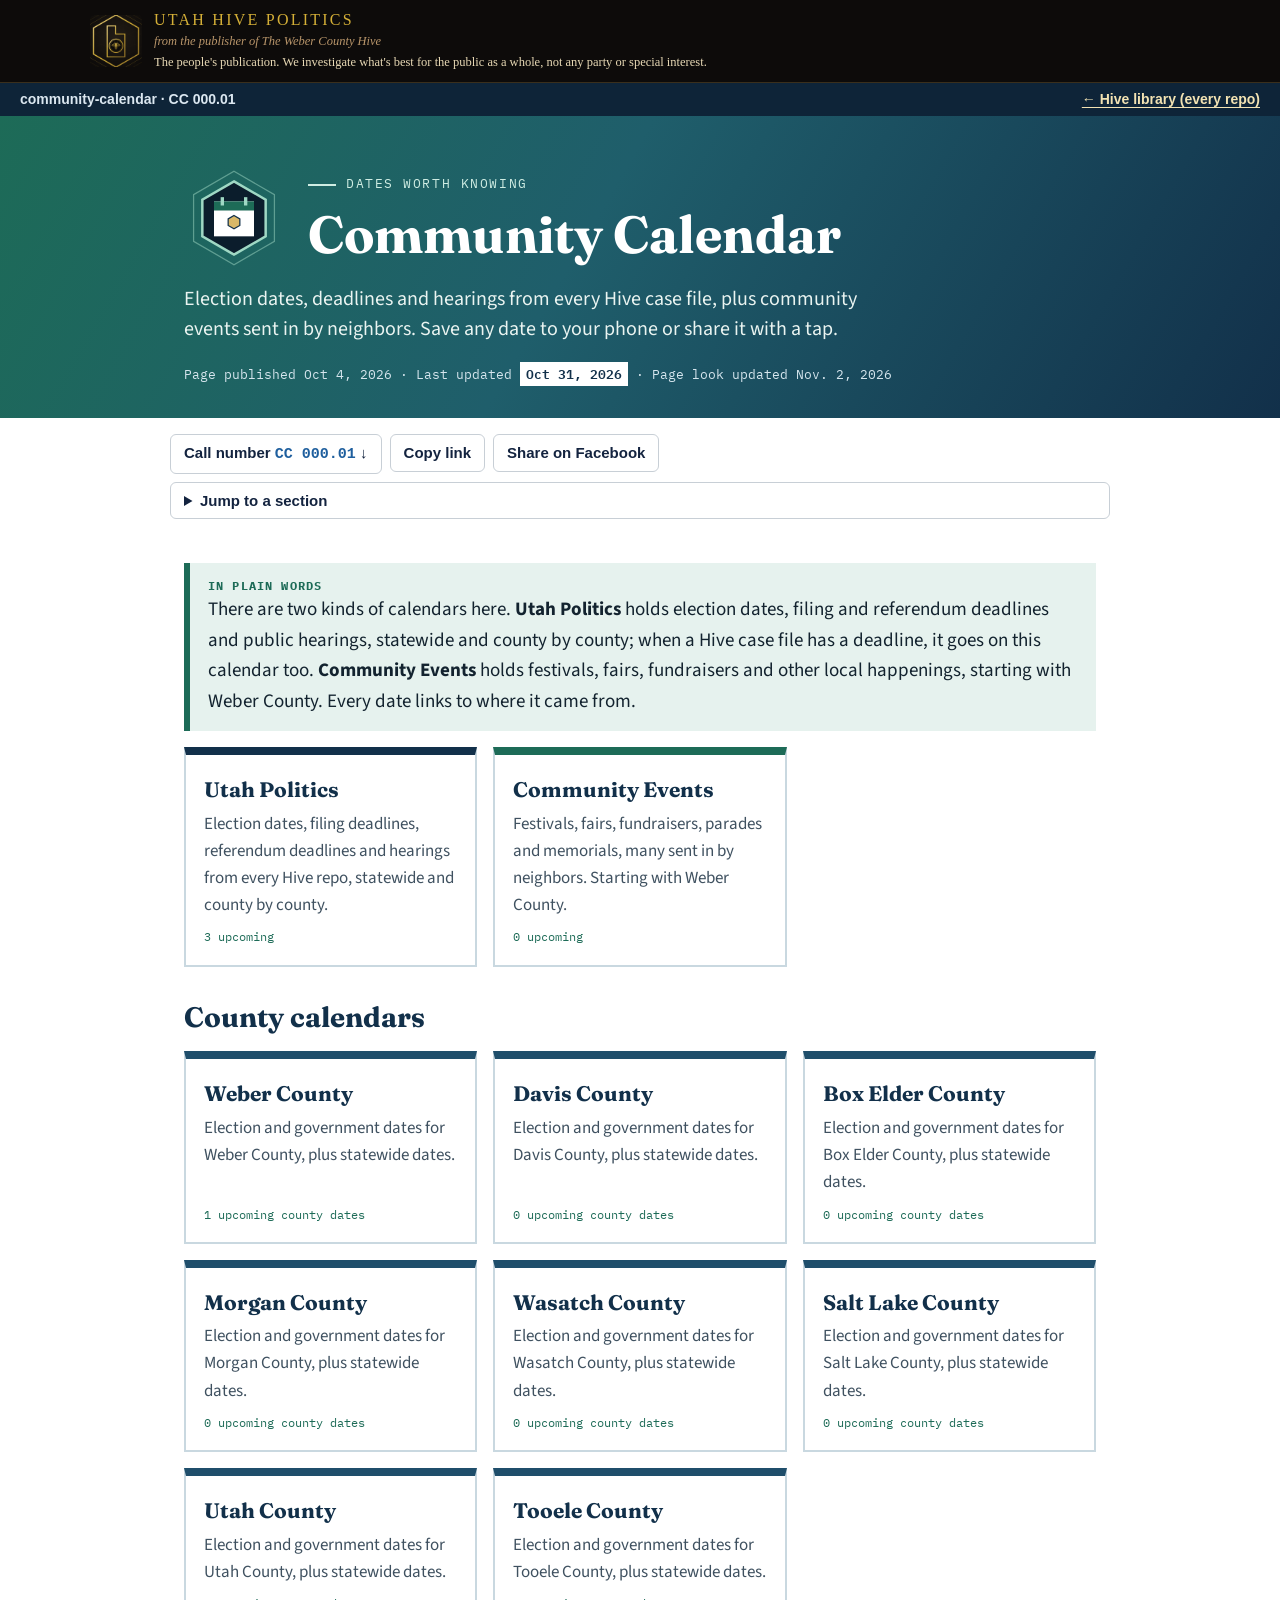
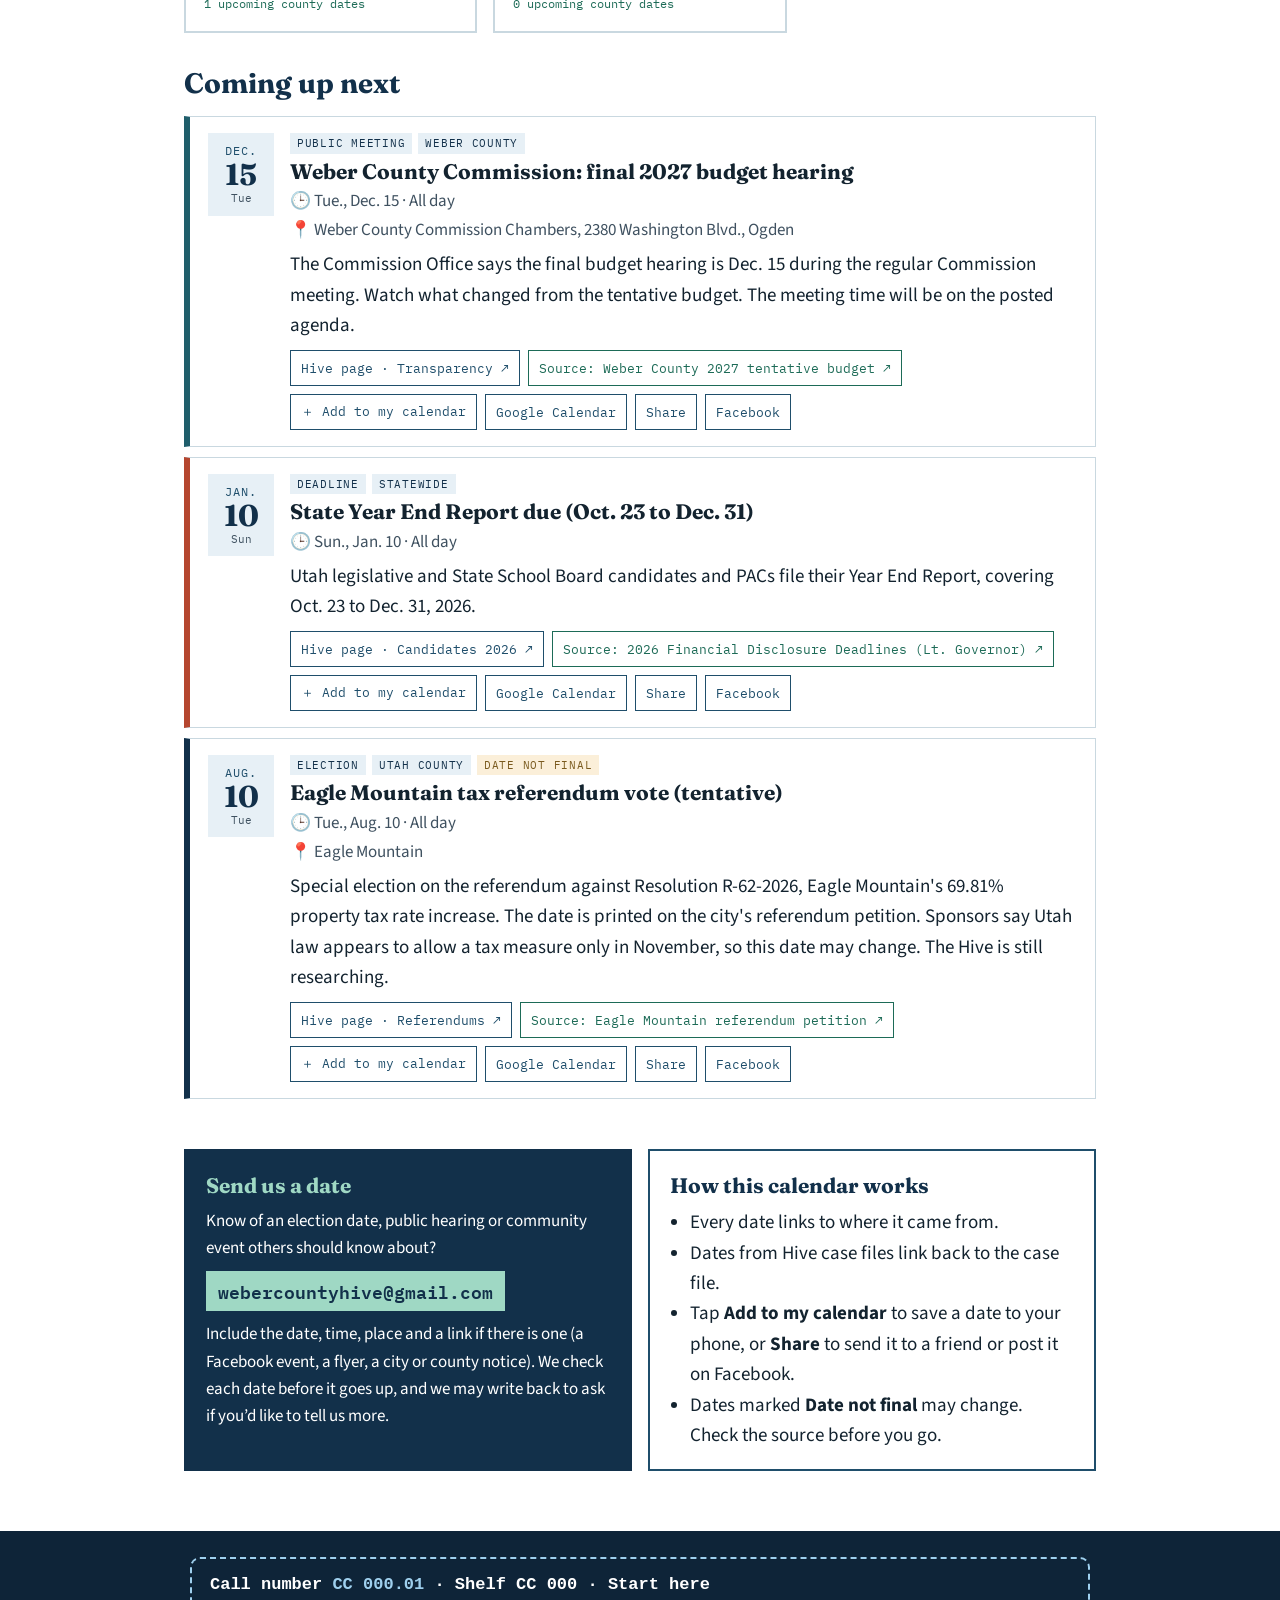
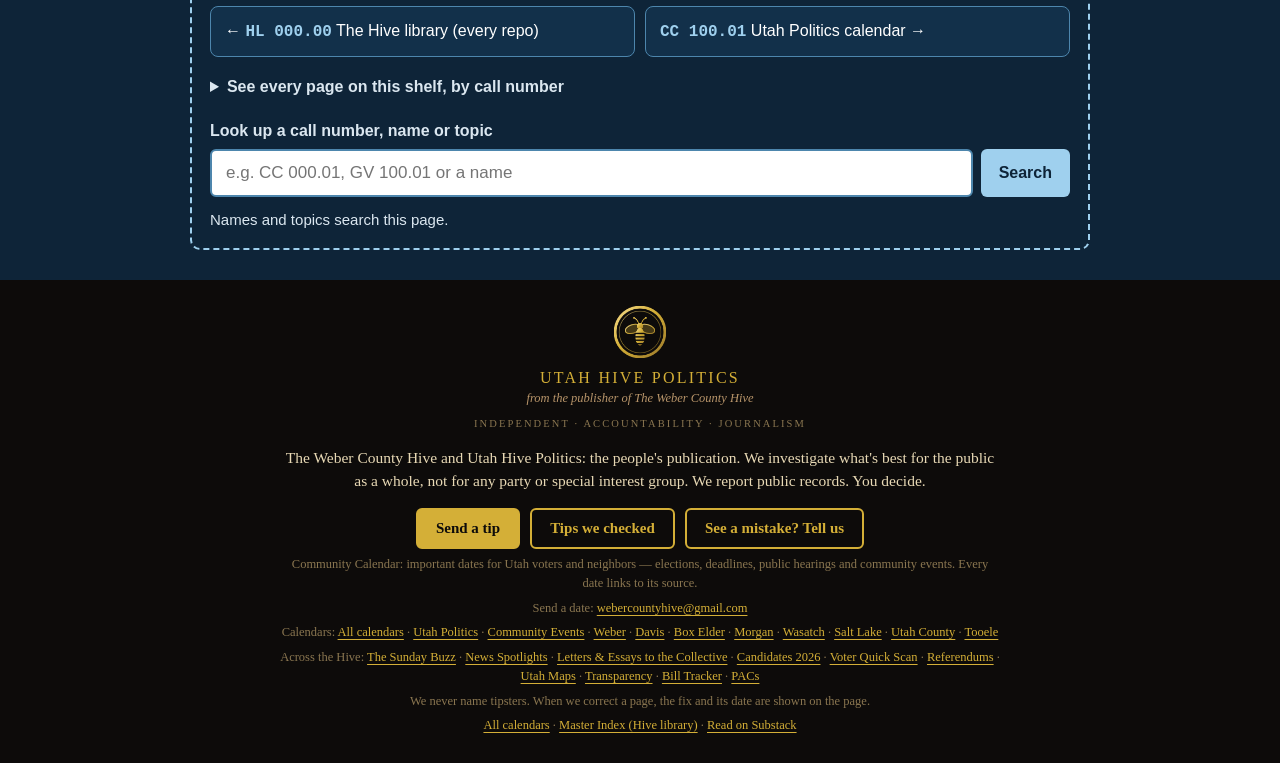
<file: index.html>
<!DOCTYPE html>
<html lang="en">
<head>
<meta charset="UTF-8">
<meta name="viewport" content="width=device-width, initial-scale=1.0">
<title>Community Calendar — The Weber County Hive</title>
<meta name="description" content="Important dates for Utah voters and neighbors: elections, deadlines, hearings and community events, each linked to its source.">
<link rel="icon" href="data:image/svg+xml,%3Csvg xmlns='http://www.w3.org/2000/svg' viewBox='0 0 120 120'%3E%3Cpolygon points='60,8 105,34 105,86 60,112 15,86 15,34' fill='%2312304a' stroke='%239FD8C4' stroke-width='8'/%3E%3Crect x='38' y='42' width='44' height='38' fill='%23fff'/%3E%3Crect x='38' y='42' width='44' height='10' fill='%231d6b57'/%3E%3C/svg%3E">
<link rel="preconnect" href="https://fonts.googleapis.com"><link rel="preconnect" href="https://fonts.gstatic.com" crossorigin><link href="https://fonts.googleapis.com/css2?family=Fraunces:ital,opsz,wght@0,9..144,400;0,9..144,600;0,9..144,700;1,9..144,500&family=Source+Sans+3:ital,wght@0,400;0,600;0,700;1,400&family=IBM+Plex+Mono:wght@400;500;600&display=swap" rel="stylesheet">
<link rel="stylesheet" href="style.css?v=2">
</head>
<body>
<div class="hbx-top"><div class="hb-bar"><a href="https://webercountyhive.substack.com/" target="_blank" rel="noopener"><img src="uhp-badge.png" alt="Utah Hive Politics logo"><span><span class="hb-name">Utah Hive Politics</span><span class="hb-sub">from the publisher of The Weber County Hive</span><span class="hb-line-top">The people's publication. We investigate what's best for the public as a whole, not any party or special interest.</span></span></a></div>
<div class="hbx-slim"><span>community-calendar · CC 000.01</span><span><a href="https://weber-county-hive.github.io/-weber-county-hive-index/">← Hive library (every repo)</a></span></div></div>
<div class="band"><header class="masthead"><div class="mhead"><svg class="mark" viewBox="0 0 120 120" aria-hidden="true"><polygon points="60,4 108.5,32 108.5,88 60,116 11.5,88 11.5,32" fill="none" stroke="#9FD8C4" stroke-opacity=".5" stroke-width="1.5"/><polygon points="60,16 98,38 98,82 60,104 22,82 22,38" fill="#0b1d2c" stroke="#9FD8C4" stroke-width="3"/><rect x="36" y="40" width="48" height="42" fill="#fff"/><rect x="36" y="40" width="48" height="11" fill="#1d6b57"/><rect x="44" y="35" width="4" height="10" fill="#9FD8C4"/><rect x="72" y="35" width="4" height="10" fill="#9FD8C4"/><polygon points="60,57 67,61 67,69 60,73 53,69 53,61" fill="#D9B868" stroke="#12304a" stroke-width="1.5"/></svg><div>
  <div class="eyebrow">Dates worth knowing</div>
  <h1 class="title">Community Calendar</h1></div></div>
  <p class="dek">Election dates, deadlines and hearings from every Hive case file, plus community events sent in by neighbors. Save any date to your phone or share it with a tap.</p>
  <div class="dates">Page published <span data-site="pagePublished"></span> · Last updated <span class="upd" data-site="pageUpdated"></span> · Page look updated Nov. 2, 2026</div>
</header></div>
<section><p class="plain"><b>IN PLAIN WORDS</b>There are two kinds of calendars here. <strong>Utah Politics</strong> holds election dates, filing and referendum deadlines and public hearings, statewide and county by county; when a Hive case file has a deadline, it goes on this calendar too. <strong>Community Events</strong> holds festivals, fairs, fundraisers and other local happenings, starting with Weber County. Every date links to where it came from.</p>
<div class="cards" id="maincards"></div>
<h2 style="margin-top:28px;">County calendars</h2><div class="cards" id="countycards"></div></section>
<section><h2>Coming up next</h2><div id="events"></div></section>
<section id="submit"><div class="two">
  <div class="box dark"><h3>Send us a date</h3><p style="margin:0;">Know of an election date, public hearing or community event others should know about?</p>
  <a class="email" href="mailto:webercountyhive@gmail.com?subject=Calendar%20Event">webercountyhive@gmail.com</a>
  <p style="margin:6px 0 0;font-size:15.5px;">Include the date, time, place and a link if there is one (a Facebook event, a flyer, a city or county notice). We check each date before it goes up, and we may write back to ask if you&rsquo;d like to tell us more.</p></div>
  <div class="box"><h3>How this calendar works</h3><ul style="margin:0;padding-left:20px;font-size:16.5px;">
  <li>Every date links to where it came from.</li>
  <li>Dates from Hive case files link back to the case file.</li>
  <li>Tap <strong>Add to my calendar</strong> to save a date to your phone, or <strong>Share</strong> to send it to a friend or post it on Facebook.</li>
  <li>Dates marked <strong>Date not final</strong> may change. Check the source before you go.</li></ul></div>
</div></section>
<div class="toast" id="toast"></div>
<div class="hbx-shelfwrap"><div class="in"><div class="hbx-shelf" id="hbx-shelf"></div></div></div>
<div class="hb-foot"><img src="hive-bee.png" alt=""><span class="hb-name">Utah Hive Politics</span><span class="hb-sub">from the publisher of The Weber County Hive</span><span class="hb-tag">Independent &middot; Accountability &middot; Journalism</span><p class="hb-line">The Weber County Hive and Utah Hive Politics: the people's publication. We investigate what's best for the public as a whole, not for any party or special interest group. We report public records. You decide.</p><p class="hb-tips"><a class="hb-btn" href="https://weber-county-hive.github.io/-weber-county-hive-index/tips.html#send">Send a tip</a><a class="hb-btn hb-btn2" href="https://weber-county-hive.github.io/-weber-county-hive-index/tips.html">Tips we checked</a><a class="hb-btn hb-btn2" href="https://weber-county-hive.github.io/-weber-county-hive-index/tips.html#send">See a mistake? Tell us</a></p><p class="hb-small">Community Calendar: important dates for Utah voters and neighbors &mdash; elections, deadlines, public hearings and community events. Every date links to its source.</p><p class="hb-small">Send a date: <a href="mailto:webercountyhive@gmail.com?subject=Calendar%20Event">webercountyhive@gmail.com</a></p><p class="hb-small">Calendars: <a href="index.html">All calendars</a> · <a href="politics.html">Utah Politics</a> · <a href="community.html">Community Events</a> · <a href="weber.html">Weber</a> · <a href="davis.html">Davis</a> · <a href="box-elder.html">Box Elder</a> · <a href="morgan.html">Morgan</a> · <a href="wasatch.html">Wasatch</a> · <a href="salt-lake.html">Salt Lake</a> · <a href="utah-county.html">Utah County</a> · <a href="tooele.html">Tooele</a></p><p class="hb-small">Across the Hive: <a href="https://weber-county-hive.github.io/sunday_buzz/">The Sunday Buzz</a> · <a href="https://weber-county-hive.github.io/Utah-hive-news-spotlights/">News Spotlights</a> · <a href="https://weber-county-hive.github.io/Letters-Essays-to-the-Collective/">Letters &amp; Essays to the Collective</a> · <a href="https://weber-county-hive.github.io/candidates2026/">Candidates 2026</a> · <a href="https://weber-county-hive.github.io/Voter-Quick-Scan-2026/">Voter Quick Scan</a> · <a href="https://webercountyhive-coder.github.io/referendum/">Referendums</a> · <a href="https://weber-county-hive.github.io/utah-maps/">Utah Maps</a> · <a href="https://weber-county-hive.github.io/Transparency/">Transparency</a> · <a href="https://weber-county-hive.github.io/Bill-Tracker/">Bill Tracker</a> · <a href="https://weber-county-hive.github.io/pac/">PACs</a></p><p class="hb-small">We never name tipsters. When we correct a page, the fix and its date are shown on the page.</p><p class="hb-small"><a href="index.html">All calendars</a> · <a href="https://weber-county-hive.github.io/-weber-county-hive-index/">Master Index (Hive library)</a> · <a href="https://webercountyhive.substack.com/">Read on Substack</a></p></div>
<script src="events-data.js?v=1"></script>
<script>window.CAL_MODE="hub";window.CAL_COUNTY="";window.CAL_FILE="";</script>
<script src="calendar.js?v=1"></script>
<script src="cc-shelf.js?v=1"></script>
<script data-goatcounter="https://weberhive.goatcounter.com/count" async src="//gc.zgo.at/count.js"></script>
</body>
</html>
</file>
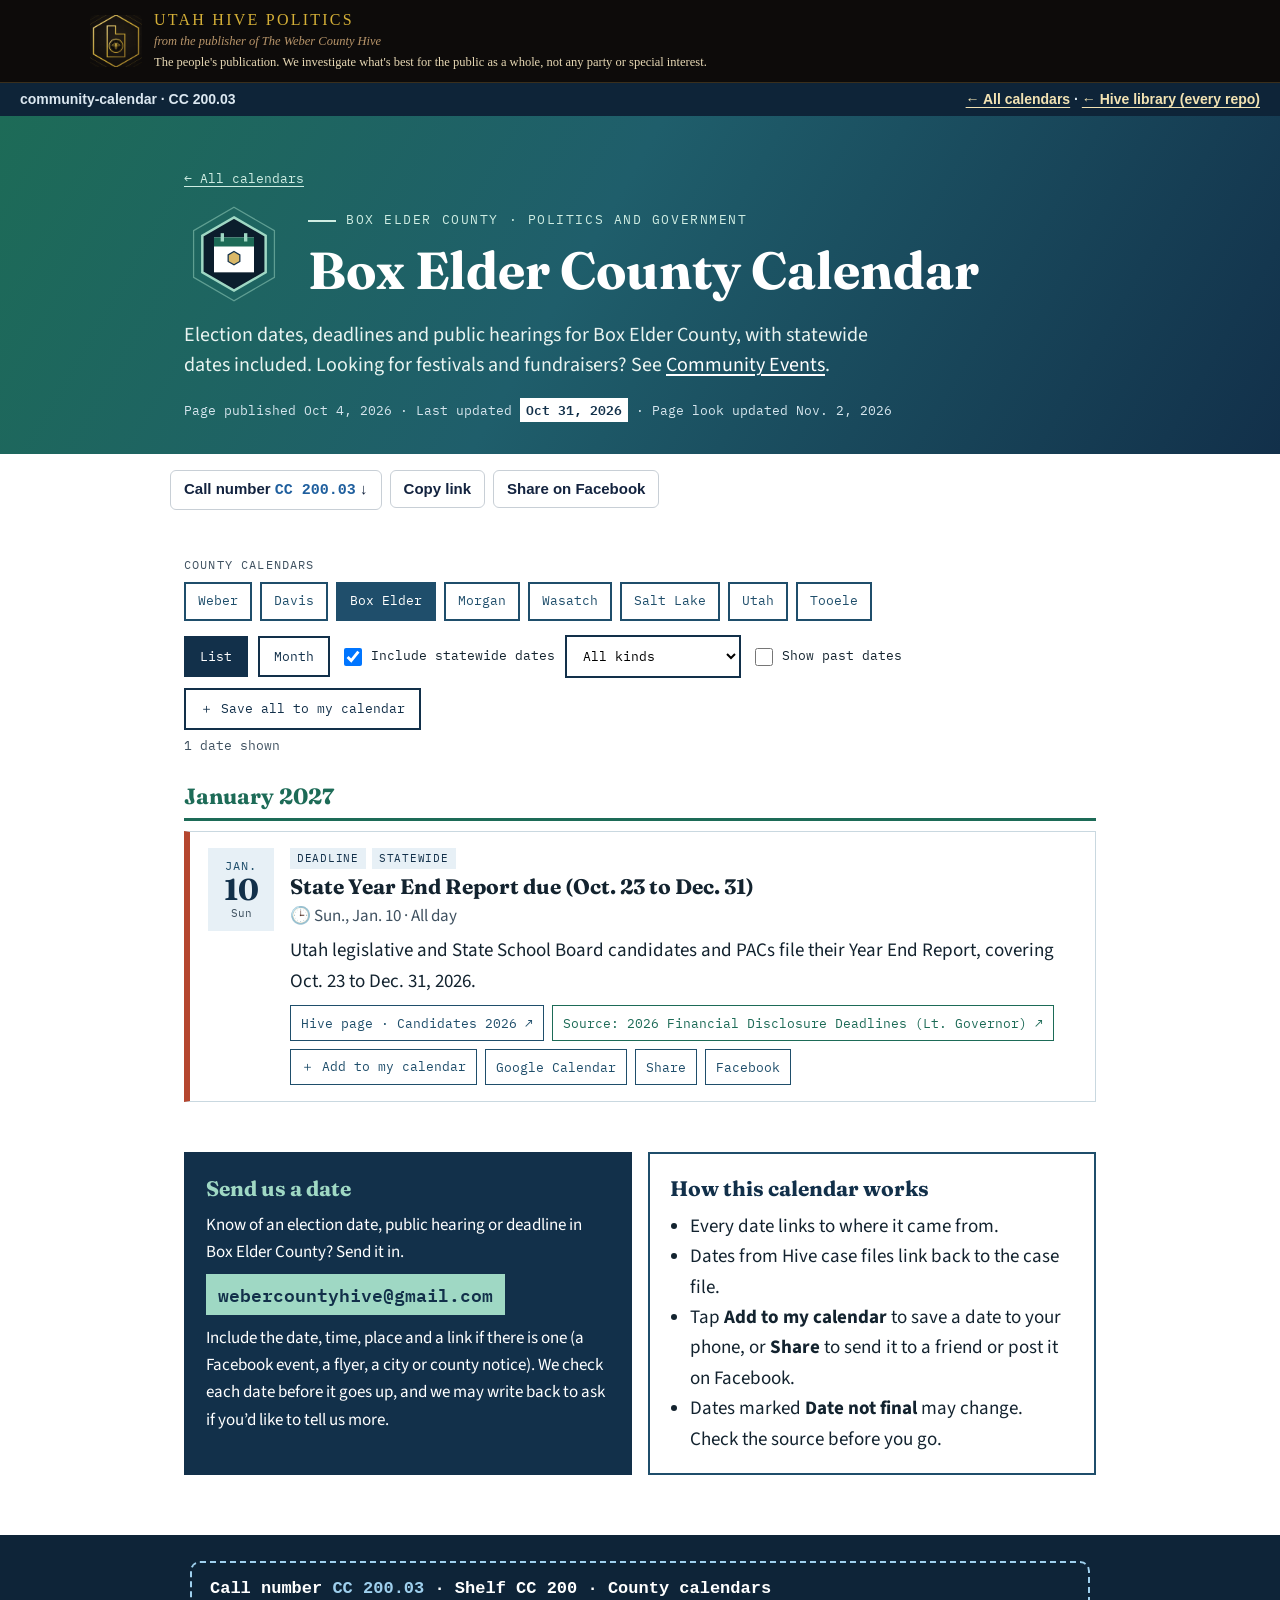
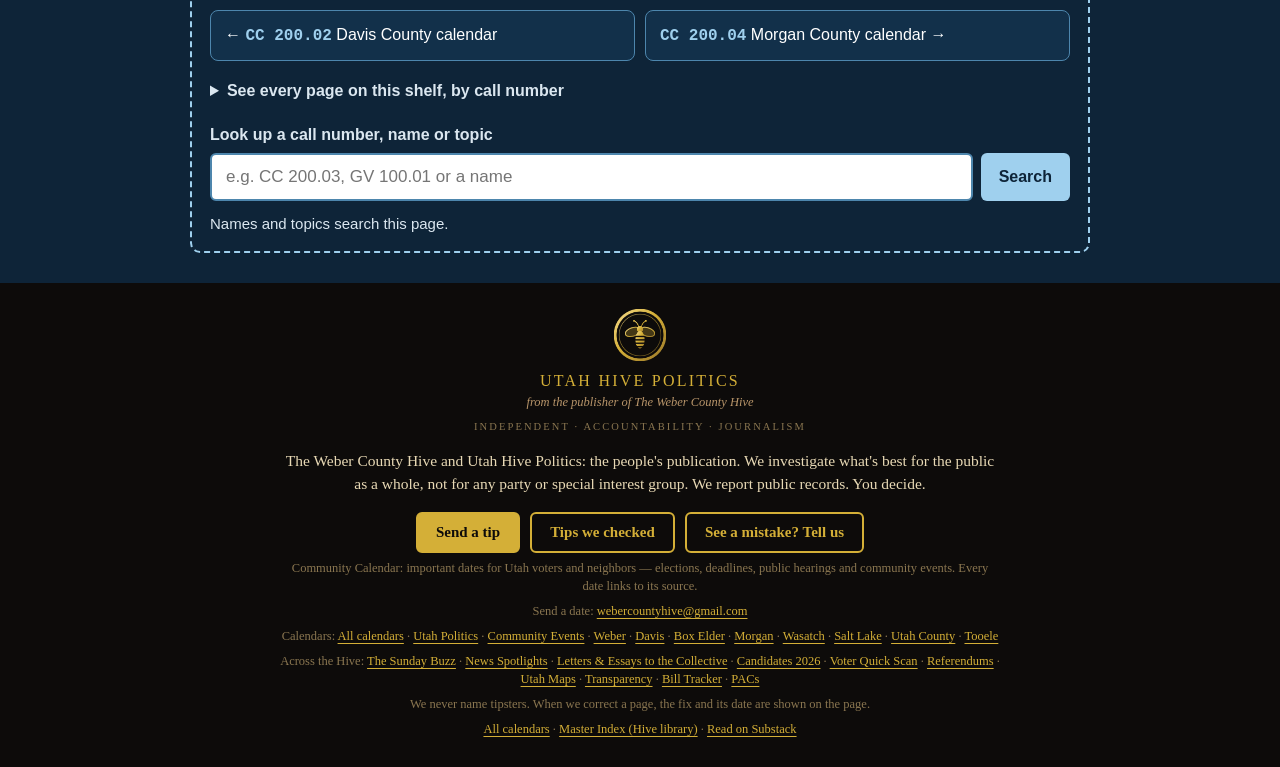
<file: box-elder.html>
<!DOCTYPE html>
<html lang="en">
<head>
<meta charset="UTF-8">
<meta name="viewport" content="width=device-width, initial-scale=1.0">
<title>Box Elder County Calendar — Community Calendar</title>
<meta name="description" content="Election dates, deadlines and public hearings for Box Elder County, plus statewide dates.">
<link rel="icon" href="data:image/svg+xml,%3Csvg xmlns='http://www.w3.org/2000/svg' viewBox='0 0 120 120'%3E%3Cpolygon points='60,8 105,34 105,86 60,112 15,86 15,34' fill='%2312304a' stroke='%239FD8C4' stroke-width='8'/%3E%3Crect x='38' y='42' width='44' height='38' fill='%23fff'/%3E%3Crect x='38' y='42' width='44' height='10' fill='%231d6b57'/%3E%3C/svg%3E">
<link rel="preconnect" href="https://fonts.googleapis.com"><link rel="preconnect" href="https://fonts.gstatic.com" crossorigin><link href="https://fonts.googleapis.com/css2?family=Fraunces:ital,opsz,wght@0,9..144,400;0,9..144,600;0,9..144,700;1,9..144,500&family=Source+Sans+3:ital,wght@0,400;0,600;0,700;1,400&family=IBM+Plex+Mono:wght@400;500;600&display=swap" rel="stylesheet">
<link rel="stylesheet" href="style.css?v=2">
</head>
<body>
<div class="hbx-top"><div class="hb-bar"><a href="https://webercountyhive.substack.com/" target="_blank" rel="noopener"><img src="uhp-badge.png" alt="Utah Hive Politics logo"><span><span class="hb-name">Utah Hive Politics</span><span class="hb-sub">from the publisher of The Weber County Hive</span><span class="hb-line-top">The people's publication. We investigate what's best for the public as a whole, not any party or special interest.</span></span></a></div>
<div class="hbx-slim"><span>community-calendar · CC 200.03</span><span><a href="index.html">← All calendars</a> · <a href="https://weber-county-hive.github.io/-weber-county-hive-index/">← Hive library (every repo)</a></span></div></div>
<div class="band"><header class="masthead"><div class="crumb"><a href="index.html">← All calendars</a></div><div class="mhead"><svg class="mark" viewBox="0 0 120 120" aria-hidden="true"><polygon points="60,4 108.5,32 108.5,88 60,116 11.5,88 11.5,32" fill="none" stroke="#9FD8C4" stroke-opacity=".5" stroke-width="1.5"/><polygon points="60,16 98,38 98,82 60,104 22,82 22,38" fill="#0b1d2c" stroke="#9FD8C4" stroke-width="3"/><rect x="36" y="40" width="48" height="42" fill="#fff"/><rect x="36" y="40" width="48" height="11" fill="#1d6b57"/><rect x="44" y="35" width="4" height="10" fill="#9FD8C4"/><rect x="72" y="35" width="4" height="10" fill="#9FD8C4"/><polygon points="60,57 67,61 67,69 60,73 53,69 53,61" fill="#D9B868" stroke="#12304a" stroke-width="1.5"/></svg><div>
  <div class="eyebrow">Box Elder County · Politics and government</div>
  <h1 class="title">Box Elder County Calendar</h1></div></div>
  <p class="dek">Election dates, deadlines and public hearings for Box Elder County, with statewide dates included. Looking for festivals and fundraisers? See <a href="community.html?county=boxelder" style="color:#fff;">Community Events</a>.</p>
  <div class="dates">Page published <span data-site="pagePublished"></span> · Last updated <span class="upd" data-site="pageUpdated"></span> · Page look updated Nov. 2, 2026</div>
</header></div>
<section><nav class="calnav" id="countynav"></nav><div class="bar"><button data-view="list" class="on">List</button><button data-view="grid">Month</button><label><input type="checkbox" id="statewide" checked> Include statewide dates</label><select id="type" aria-label="Kind of date"><option value="">All kinds</option><option value="election">Elections</option><option value="deadline">Deadlines</option><option value="meeting">Public meetings</option><option value="community">Community events</option><option value="memorial">Memorials</option><option value="campaign">Campaign events</option></select><label><input type="checkbox" id="past"> Show past dates</label><button id="dlall">＋ Save all to my calendar</button></div>
<div class="count" id="count"></div>
<div id="events"></div></section>
<section id="submit"><div class="two">
  <div class="box dark"><h3>Send us a date</h3><p style="margin:0;">Know of an election date, public hearing or deadline in Box Elder County? Send it in.</p>
  <a class="email" href="mailto:webercountyhive@gmail.com?subject=Calendar%20Event%20-%20Box%20Elder%20County">webercountyhive@gmail.com</a>
  <p style="margin:6px 0 0;font-size:15.5px;">Include the date, time, place and a link if there is one (a Facebook event, a flyer, a city or county notice). We check each date before it goes up, and we may write back to ask if you&rsquo;d like to tell us more.</p></div>
  <div class="box"><h3>How this calendar works</h3><ul style="margin:0;padding-left:20px;font-size:16.5px;">
  <li>Every date links to where it came from.</li>
  <li>Dates from Hive case files link back to the case file.</li>
  <li>Tap <strong>Add to my calendar</strong> to save a date to your phone, or <strong>Share</strong> to send it to a friend or post it on Facebook.</li>
  <li>Dates marked <strong>Date not final</strong> may change. Check the source before you go.</li></ul></div>
</div></section>
<div class="toast" id="toast"></div>
<div class="hbx-shelfwrap"><div class="in"><div class="hbx-shelf" id="hbx-shelf"></div></div></div>
<div class="hb-foot"><img src="hive-bee.png" alt=""><span class="hb-name">Utah Hive Politics</span><span class="hb-sub">from the publisher of The Weber County Hive</span><span class="hb-tag">Independent &middot; Accountability &middot; Journalism</span><p class="hb-line">The Weber County Hive and Utah Hive Politics: the people's publication. We investigate what's best for the public as a whole, not for any party or special interest group. We report public records. You decide.</p><p class="hb-tips"><a class="hb-btn" href="https://weber-county-hive.github.io/-weber-county-hive-index/tips.html#send">Send a tip</a><a class="hb-btn hb-btn2" href="https://weber-county-hive.github.io/-weber-county-hive-index/tips.html">Tips we checked</a><a class="hb-btn hb-btn2" href="https://weber-county-hive.github.io/-weber-county-hive-index/tips.html#send">See a mistake? Tell us</a></p><p class="hb-small">Community Calendar: important dates for Utah voters and neighbors &mdash; elections, deadlines, public hearings and community events. Every date links to its source.</p><p class="hb-small">Send a date: <a href="mailto:webercountyhive@gmail.com?subject=Calendar%20Event">webercountyhive@gmail.com</a></p><p class="hb-small">Calendars: <a href="index.html">All calendars</a> · <a href="politics.html">Utah Politics</a> · <a href="community.html">Community Events</a> · <a href="weber.html">Weber</a> · <a href="davis.html">Davis</a> · <a href="box-elder.html">Box Elder</a> · <a href="morgan.html">Morgan</a> · <a href="wasatch.html">Wasatch</a> · <a href="salt-lake.html">Salt Lake</a> · <a href="utah-county.html">Utah County</a> · <a href="tooele.html">Tooele</a></p><p class="hb-small">Across the Hive: <a href="https://weber-county-hive.github.io/sunday_buzz/">The Sunday Buzz</a> · <a href="https://weber-county-hive.github.io/Utah-hive-news-spotlights/">News Spotlights</a> · <a href="https://weber-county-hive.github.io/Letters-Essays-to-the-Collective/">Letters &amp; Essays to the Collective</a> · <a href="https://weber-county-hive.github.io/candidates2026/">Candidates 2026</a> · <a href="https://weber-county-hive.github.io/Voter-Quick-Scan-2026/">Voter Quick Scan</a> · <a href="https://webercountyhive-coder.github.io/referendum/">Referendums</a> · <a href="https://weber-county-hive.github.io/utah-maps/">Utah Maps</a> · <a href="https://weber-county-hive.github.io/Transparency/">Transparency</a> · <a href="https://weber-county-hive.github.io/Bill-Tracker/">Bill Tracker</a> · <a href="https://weber-county-hive.github.io/pac/">PACs</a></p><p class="hb-small">We never name tipsters. When we correct a page, the fix and its date are shown on the page.</p><p class="hb-small"><a href="index.html">All calendars</a> · <a href="https://weber-county-hive.github.io/-weber-county-hive-index/">Master Index (Hive library)</a> · <a href="https://webercountyhive.substack.com/">Read on Substack</a></p></div>
<script src="events-data.js?v=1"></script>
<script>window.CAL_MODE="county";window.CAL_COUNTY="boxelder";window.CAL_FILE="box-elder-calendar";</script>
<script src="calendar.js?v=1"></script>
<script src="cc-shelf.js?v=1"></script>
<script data-goatcounter="https://weberhive.goatcounter.com/count" async src="//gc.zgo.at/count.js"></script>
</body>
</html>
</file>
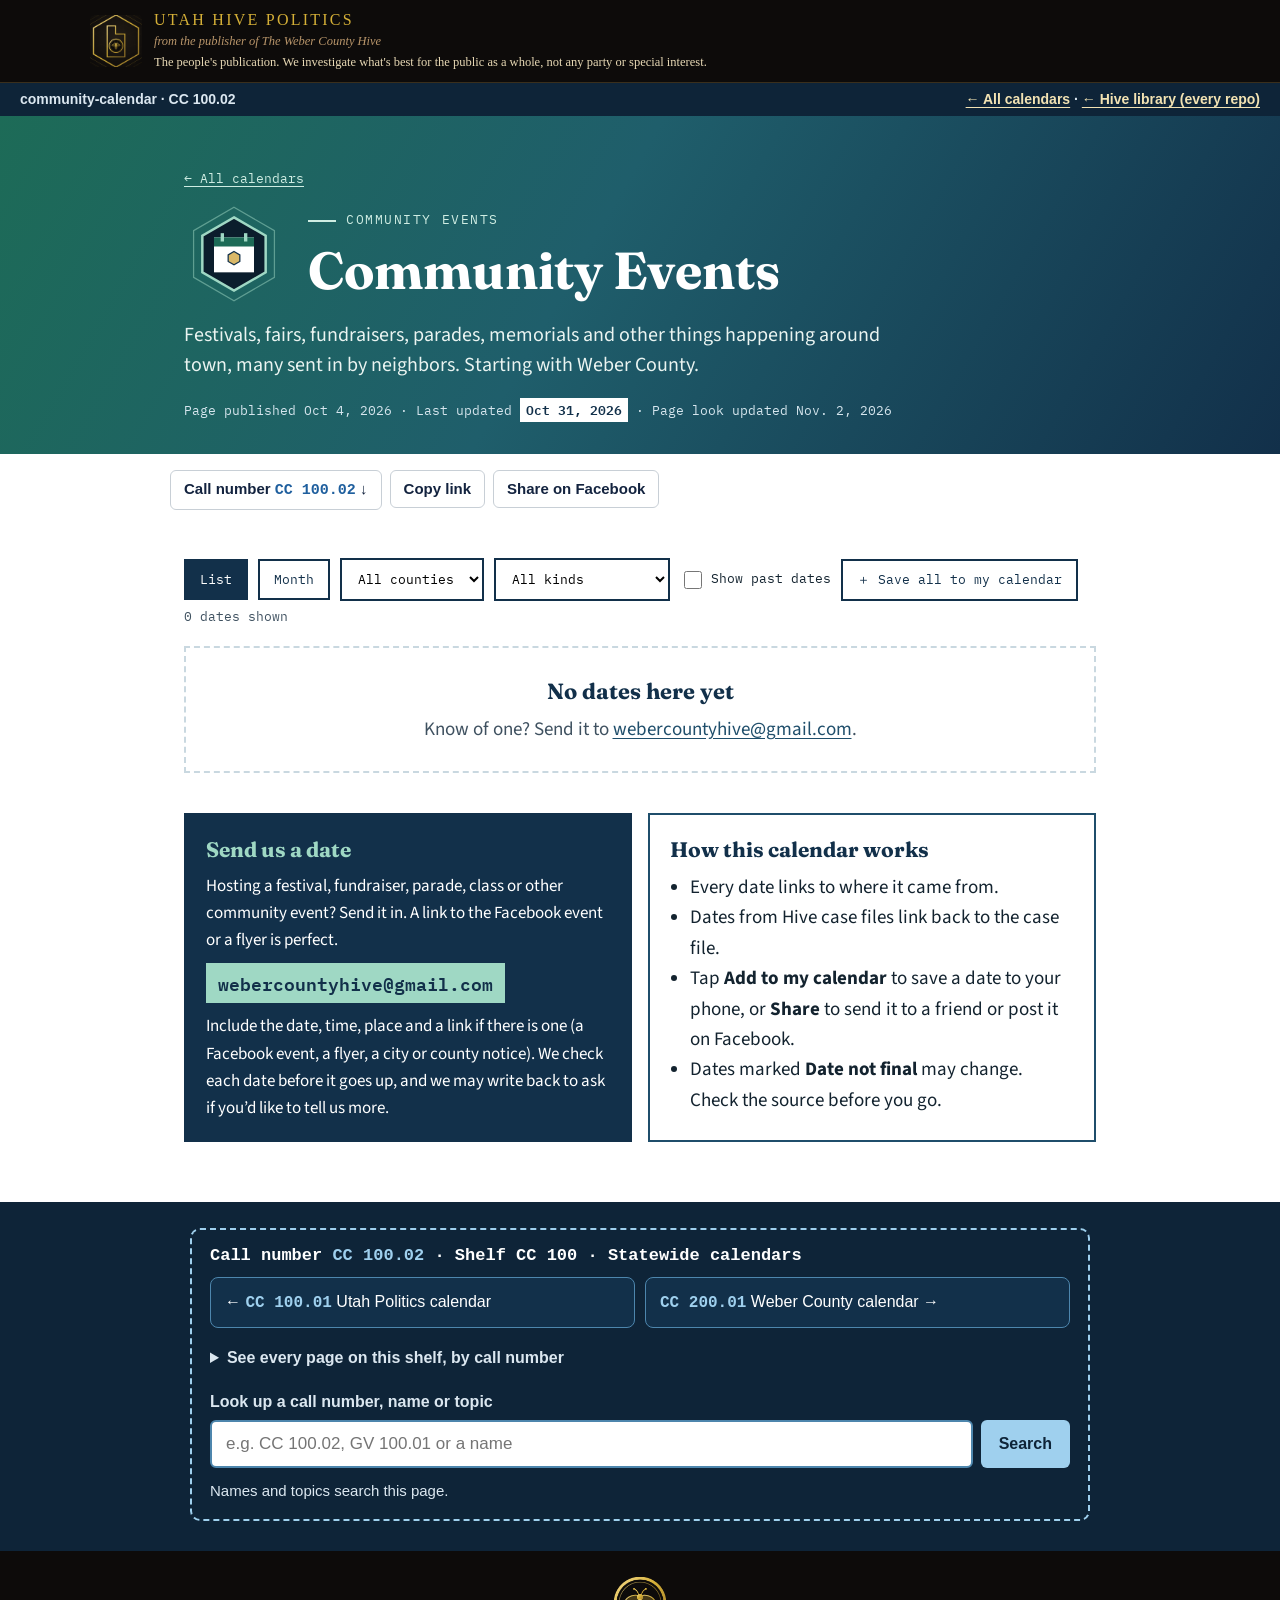
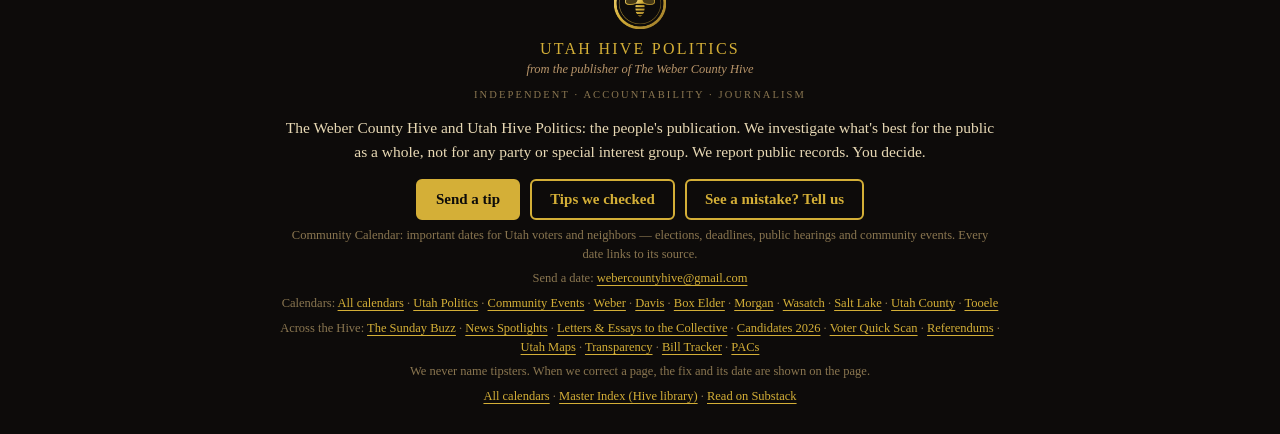
<file: community.html>
<!DOCTYPE html>
<html lang="en">
<head>
<meta charset="UTF-8">
<meta name="viewport" content="width=device-width, initial-scale=1.0">
<title>Community Events — Community Calendar</title>
<meta name="description" content="Festivals, fairs, fundraisers, parades and memorials around Utah, starting with Weber County.">
<link rel="icon" href="data:image/svg+xml,%3Csvg xmlns='http://www.w3.org/2000/svg' viewBox='0 0 120 120'%3E%3Cpolygon points='60,8 105,34 105,86 60,112 15,86 15,34' fill='%2312304a' stroke='%239FD8C4' stroke-width='8'/%3E%3Crect x='38' y='42' width='44' height='38' fill='%23fff'/%3E%3Crect x='38' y='42' width='44' height='10' fill='%231d6b57'/%3E%3C/svg%3E">
<link rel="preconnect" href="https://fonts.googleapis.com"><link rel="preconnect" href="https://fonts.gstatic.com" crossorigin><link href="https://fonts.googleapis.com/css2?family=Fraunces:ital,opsz,wght@0,9..144,400;0,9..144,600;0,9..144,700;1,9..144,500&family=Source+Sans+3:ital,wght@0,400;0,600;0,700;1,400&family=IBM+Plex+Mono:wght@400;500;600&display=swap" rel="stylesheet">
<link rel="stylesheet" href="style.css?v=2">
</head>
<body>
<div class="hbx-top"><div class="hb-bar"><a href="https://webercountyhive.substack.com/" target="_blank" rel="noopener"><img src="uhp-badge.png" alt="Utah Hive Politics logo"><span><span class="hb-name">Utah Hive Politics</span><span class="hb-sub">from the publisher of The Weber County Hive</span><span class="hb-line-top">The people's publication. We investigate what's best for the public as a whole, not any party or special interest.</span></span></a></div>
<div class="hbx-slim"><span>community-calendar · CC 100.02</span><span><a href="index.html">← All calendars</a> · <a href="https://weber-county-hive.github.io/-weber-county-hive-index/">← Hive library (every repo)</a></span></div></div>
<div class="band"><header class="masthead"><div class="crumb"><a href="index.html">← All calendars</a></div><div class="mhead"><svg class="mark" viewBox="0 0 120 120" aria-hidden="true"><polygon points="60,4 108.5,32 108.5,88 60,116 11.5,88 11.5,32" fill="none" stroke="#9FD8C4" stroke-opacity=".5" stroke-width="1.5"/><polygon points="60,16 98,38 98,82 60,104 22,82 22,38" fill="#0b1d2c" stroke="#9FD8C4" stroke-width="3"/><rect x="36" y="40" width="48" height="42" fill="#fff"/><rect x="36" y="40" width="48" height="11" fill="#1d6b57"/><rect x="44" y="35" width="4" height="10" fill="#9FD8C4"/><rect x="72" y="35" width="4" height="10" fill="#9FD8C4"/><polygon points="60,57 67,61 67,69 60,73 53,69 53,61" fill="#D9B868" stroke="#12304a" stroke-width="1.5"/></svg><div>
  <div class="eyebrow">Community Events</div>
  <h1 class="title">Community Events</h1></div></div>
  <p class="dek">Festivals, fairs, fundraisers, parades, memorials and other things happening around town, many sent in by neighbors. Starting with Weber County.</p>
  <div class="dates">Page published <span data-site="pagePublished"></span> · Last updated <span class="upd" data-site="pageUpdated"></span> · Page look updated Nov. 2, 2026</div>
</header></div>
<section><div class="bar"><button data-view="list" class="on">List</button><button data-view="grid">Month</button><select id="county" aria-label="County"><option value="">All counties</option></select><select id="type" aria-label="Kind of date"><option value="">All kinds</option><option value="election">Elections</option><option value="deadline">Deadlines</option><option value="meeting">Public meetings</option><option value="community">Community events</option><option value="memorial">Memorials</option><option value="campaign">Campaign events</option></select><label><input type="checkbox" id="past"> Show past dates</label><button id="dlall">＋ Save all to my calendar</button></div>
<div class="count" id="count"></div>
<div id="events"></div></section>
<section id="submit"><div class="two">
  <div class="box dark"><h3>Send us a date</h3><p style="margin:0;">Hosting a festival, fundraiser, parade, class or other community event? Send it in. A link to the Facebook event or a flyer is perfect.</p>
  <a class="email" href="mailto:webercountyhive@gmail.com?subject=Calendar%20Event%20-%20Community">webercountyhive@gmail.com</a>
  <p style="margin:6px 0 0;font-size:15.5px;">Include the date, time, place and a link if there is one (a Facebook event, a flyer, a city or county notice). We check each date before it goes up, and we may write back to ask if you&rsquo;d like to tell us more.</p></div>
  <div class="box"><h3>How this calendar works</h3><ul style="margin:0;padding-left:20px;font-size:16.5px;">
  <li>Every date links to where it came from.</li>
  <li>Dates from Hive case files link back to the case file.</li>
  <li>Tap <strong>Add to my calendar</strong> to save a date to your phone, or <strong>Share</strong> to send it to a friend or post it on Facebook.</li>
  <li>Dates marked <strong>Date not final</strong> may change. Check the source before you go.</li></ul></div>
</div></section>
<div class="toast" id="toast"></div>
<div class="hbx-shelfwrap"><div class="in"><div class="hbx-shelf" id="hbx-shelf"></div></div></div>
<div class="hb-foot"><img src="hive-bee.png" alt=""><span class="hb-name">Utah Hive Politics</span><span class="hb-sub">from the publisher of The Weber County Hive</span><span class="hb-tag">Independent &middot; Accountability &middot; Journalism</span><p class="hb-line">The Weber County Hive and Utah Hive Politics: the people's publication. We investigate what's best for the public as a whole, not for any party or special interest group. We report public records. You decide.</p><p class="hb-tips"><a class="hb-btn" href="https://weber-county-hive.github.io/-weber-county-hive-index/tips.html#send">Send a tip</a><a class="hb-btn hb-btn2" href="https://weber-county-hive.github.io/-weber-county-hive-index/tips.html">Tips we checked</a><a class="hb-btn hb-btn2" href="https://weber-county-hive.github.io/-weber-county-hive-index/tips.html#send">See a mistake? Tell us</a></p><p class="hb-small">Community Calendar: important dates for Utah voters and neighbors &mdash; elections, deadlines, public hearings and community events. Every date links to its source.</p><p class="hb-small">Send a date: <a href="mailto:webercountyhive@gmail.com?subject=Calendar%20Event">webercountyhive@gmail.com</a></p><p class="hb-small">Calendars: <a href="index.html">All calendars</a> · <a href="politics.html">Utah Politics</a> · <a href="community.html">Community Events</a> · <a href="weber.html">Weber</a> · <a href="davis.html">Davis</a> · <a href="box-elder.html">Box Elder</a> · <a href="morgan.html">Morgan</a> · <a href="wasatch.html">Wasatch</a> · <a href="salt-lake.html">Salt Lake</a> · <a href="utah-county.html">Utah County</a> · <a href="tooele.html">Tooele</a></p><p class="hb-small">Across the Hive: <a href="https://weber-county-hive.github.io/sunday_buzz/">The Sunday Buzz</a> · <a href="https://weber-county-hive.github.io/Utah-hive-news-spotlights/">News Spotlights</a> · <a href="https://weber-county-hive.github.io/Letters-Essays-to-the-Collective/">Letters &amp; Essays to the Collective</a> · <a href="https://weber-county-hive.github.io/candidates2026/">Candidates 2026</a> · <a href="https://weber-county-hive.github.io/Voter-Quick-Scan-2026/">Voter Quick Scan</a> · <a href="https://webercountyhive-coder.github.io/referendum/">Referendums</a> · <a href="https://weber-county-hive.github.io/utah-maps/">Utah Maps</a> · <a href="https://weber-county-hive.github.io/Transparency/">Transparency</a> · <a href="https://weber-county-hive.github.io/Bill-Tracker/">Bill Tracker</a> · <a href="https://weber-county-hive.github.io/pac/">PACs</a></p><p class="hb-small">We never name tipsters. When we correct a page, the fix and its date are shown on the page.</p><p class="hb-small"><a href="index.html">All calendars</a> · <a href="https://weber-county-hive.github.io/-weber-county-hive-index/">Master Index (Hive library)</a> · <a href="https://webercountyhive.substack.com/">Read on Substack</a></p></div>
<script src="events-data.js?v=1"></script>
<script>window.CAL_MODE="community";window.CAL_COUNTY="";window.CAL_FILE="community-events";</script>
<script src="calendar.js?v=1"></script>
<script src="cc-shelf.js?v=1"></script>
<script data-goatcounter="https://weberhive.goatcounter.com/count" async src="//gc.zgo.at/count.js"></script>
</body>
</html>
</file>
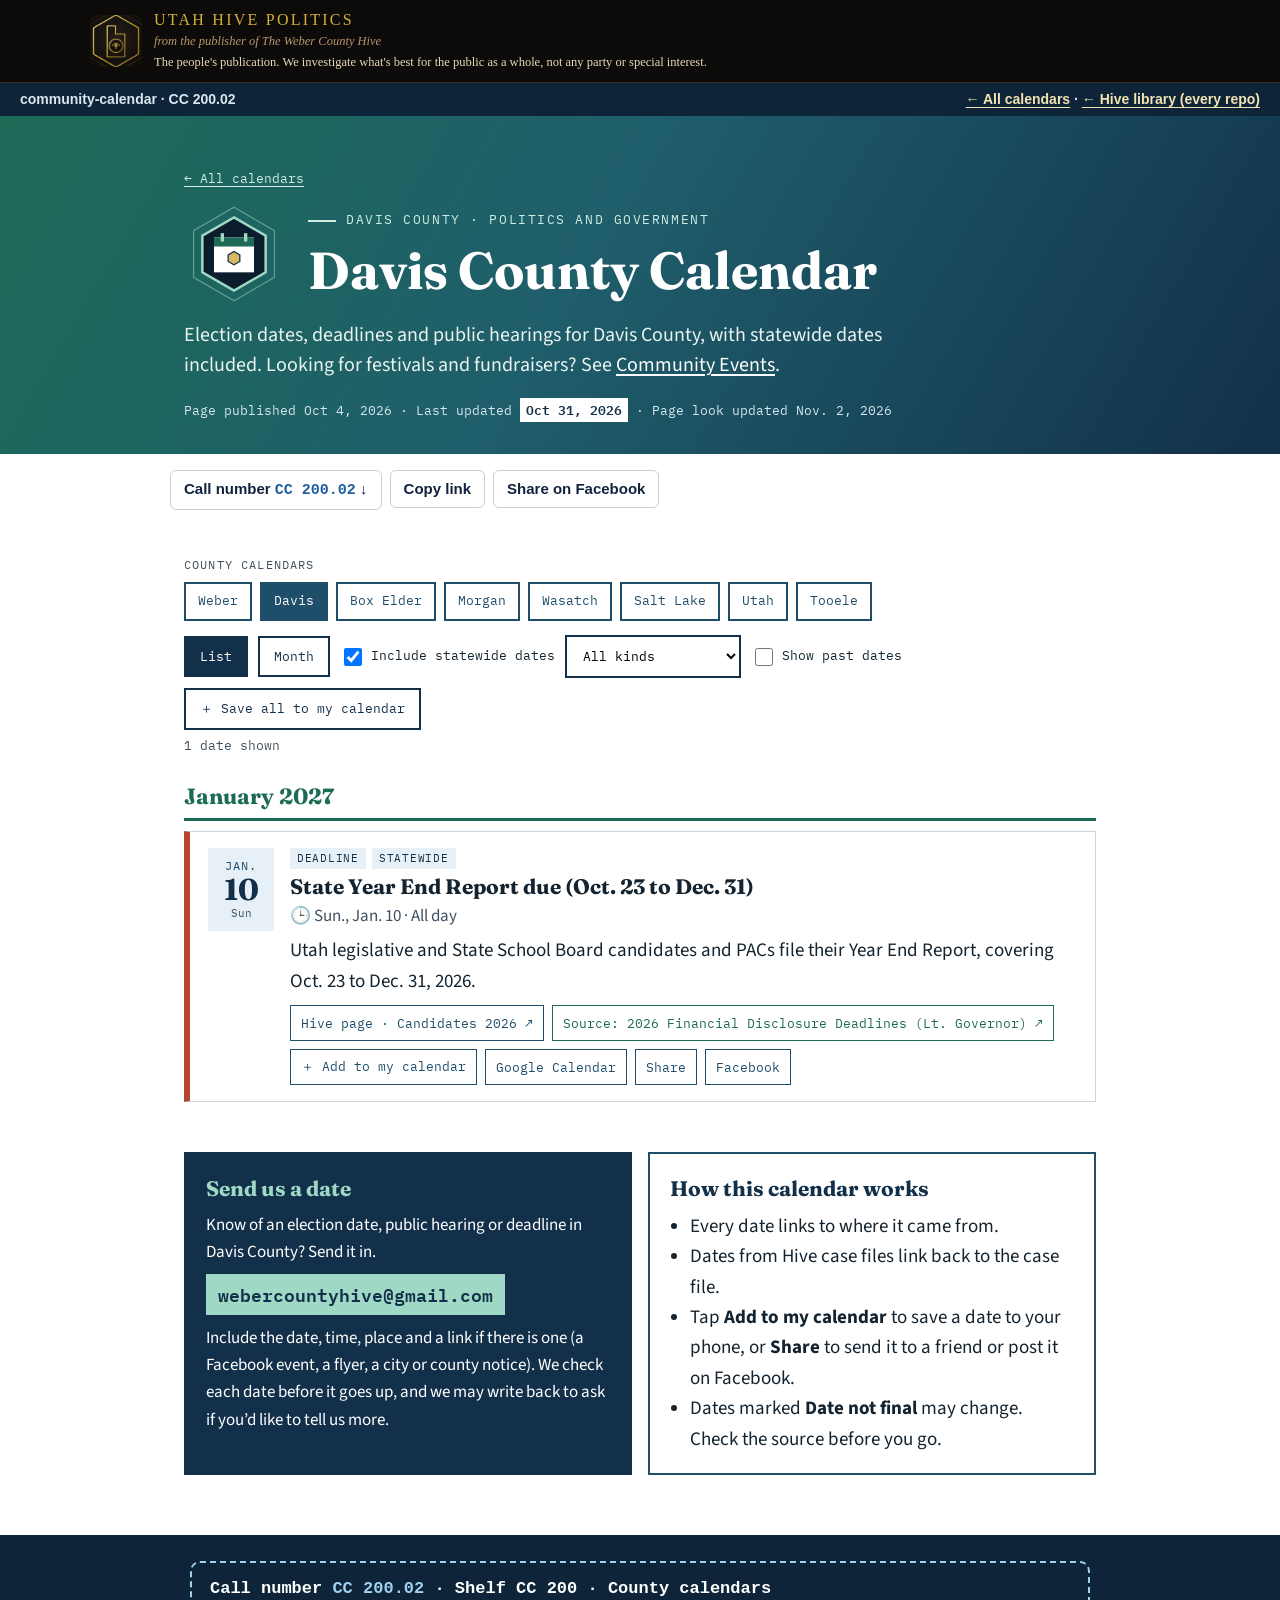
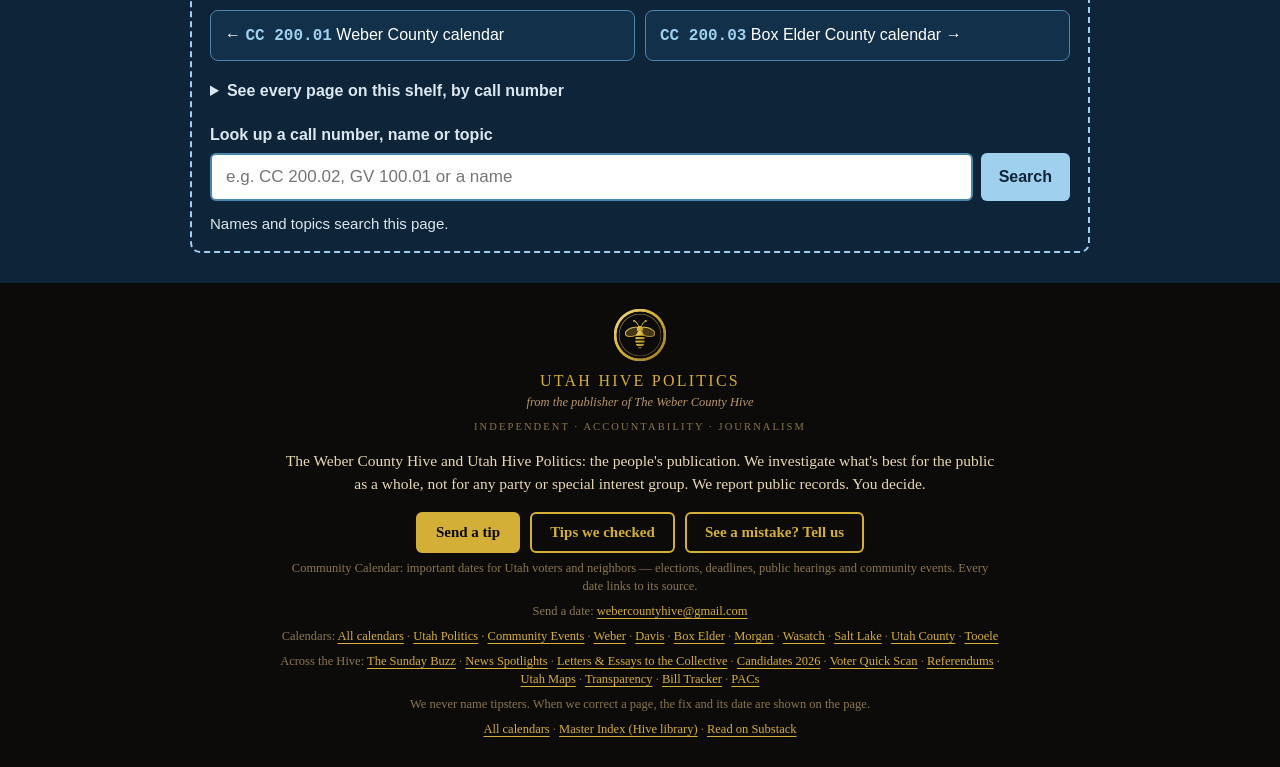
<file: davis.html>
<!DOCTYPE html>
<html lang="en">
<head>
<meta charset="UTF-8">
<meta name="viewport" content="width=device-width, initial-scale=1.0">
<title>Davis County Calendar — Community Calendar</title>
<meta name="description" content="Election dates, deadlines and public hearings for Davis County, plus statewide dates.">
<link rel="icon" href="data:image/svg+xml,%3Csvg xmlns='http://www.w3.org/2000/svg' viewBox='0 0 120 120'%3E%3Cpolygon points='60,8 105,34 105,86 60,112 15,86 15,34' fill='%2312304a' stroke='%239FD8C4' stroke-width='8'/%3E%3Crect x='38' y='42' width='44' height='38' fill='%23fff'/%3E%3Crect x='38' y='42' width='44' height='10' fill='%231d6b57'/%3E%3C/svg%3E">
<link rel="preconnect" href="https://fonts.googleapis.com"><link rel="preconnect" href="https://fonts.gstatic.com" crossorigin><link href="https://fonts.googleapis.com/css2?family=Fraunces:ital,opsz,wght@0,9..144,400;0,9..144,600;0,9..144,700;1,9..144,500&family=Source+Sans+3:ital,wght@0,400;0,600;0,700;1,400&family=IBM+Plex+Mono:wght@400;500;600&display=swap" rel="stylesheet">
<link rel="stylesheet" href="style.css?v=2">
</head>
<body>
<div class="hbx-top"><div class="hb-bar"><a href="https://webercountyhive.substack.com/" target="_blank" rel="noopener"><img src="uhp-badge.png" alt="Utah Hive Politics logo"><span><span class="hb-name">Utah Hive Politics</span><span class="hb-sub">from the publisher of The Weber County Hive</span><span class="hb-line-top">The people's publication. We investigate what's best for the public as a whole, not any party or special interest.</span></span></a></div>
<div class="hbx-slim"><span>community-calendar · CC 200.02</span><span><a href="index.html">← All calendars</a> · <a href="https://weber-county-hive.github.io/-weber-county-hive-index/">← Hive library (every repo)</a></span></div></div>
<div class="band"><header class="masthead"><div class="crumb"><a href="index.html">← All calendars</a></div><div class="mhead"><svg class="mark" viewBox="0 0 120 120" aria-hidden="true"><polygon points="60,4 108.5,32 108.5,88 60,116 11.5,88 11.5,32" fill="none" stroke="#9FD8C4" stroke-opacity=".5" stroke-width="1.5"/><polygon points="60,16 98,38 98,82 60,104 22,82 22,38" fill="#0b1d2c" stroke="#9FD8C4" stroke-width="3"/><rect x="36" y="40" width="48" height="42" fill="#fff"/><rect x="36" y="40" width="48" height="11" fill="#1d6b57"/><rect x="44" y="35" width="4" height="10" fill="#9FD8C4"/><rect x="72" y="35" width="4" height="10" fill="#9FD8C4"/><polygon points="60,57 67,61 67,69 60,73 53,69 53,61" fill="#D9B868" stroke="#12304a" stroke-width="1.5"/></svg><div>
  <div class="eyebrow">Davis County · Politics and government</div>
  <h1 class="title">Davis County Calendar</h1></div></div>
  <p class="dek">Election dates, deadlines and public hearings for Davis County, with statewide dates included. Looking for festivals and fundraisers? See <a href="community.html?county=davis" style="color:#fff;">Community Events</a>.</p>
  <div class="dates">Page published <span data-site="pagePublished"></span> · Last updated <span class="upd" data-site="pageUpdated"></span> · Page look updated Nov. 2, 2026</div>
</header></div>
<section><nav class="calnav" id="countynav"></nav><div class="bar"><button data-view="list" class="on">List</button><button data-view="grid">Month</button><label><input type="checkbox" id="statewide" checked> Include statewide dates</label><select id="type" aria-label="Kind of date"><option value="">All kinds</option><option value="election">Elections</option><option value="deadline">Deadlines</option><option value="meeting">Public meetings</option><option value="community">Community events</option><option value="memorial">Memorials</option><option value="campaign">Campaign events</option></select><label><input type="checkbox" id="past"> Show past dates</label><button id="dlall">＋ Save all to my calendar</button></div>
<div class="count" id="count"></div>
<div id="events"></div></section>
<section id="submit"><div class="two">
  <div class="box dark"><h3>Send us a date</h3><p style="margin:0;">Know of an election date, public hearing or deadline in Davis County? Send it in.</p>
  <a class="email" href="mailto:webercountyhive@gmail.com?subject=Calendar%20Event%20-%20Davis%20County">webercountyhive@gmail.com</a>
  <p style="margin:6px 0 0;font-size:15.5px;">Include the date, time, place and a link if there is one (a Facebook event, a flyer, a city or county notice). We check each date before it goes up, and we may write back to ask if you&rsquo;d like to tell us more.</p></div>
  <div class="box"><h3>How this calendar works</h3><ul style="margin:0;padding-left:20px;font-size:16.5px;">
  <li>Every date links to where it came from.</li>
  <li>Dates from Hive case files link back to the case file.</li>
  <li>Tap <strong>Add to my calendar</strong> to save a date to your phone, or <strong>Share</strong> to send it to a friend or post it on Facebook.</li>
  <li>Dates marked <strong>Date not final</strong> may change. Check the source before you go.</li></ul></div>
</div></section>
<div class="toast" id="toast"></div>
<div class="hbx-shelfwrap"><div class="in"><div class="hbx-shelf" id="hbx-shelf"></div></div></div>
<div class="hb-foot"><img src="hive-bee.png" alt=""><span class="hb-name">Utah Hive Politics</span><span class="hb-sub">from the publisher of The Weber County Hive</span><span class="hb-tag">Independent &middot; Accountability &middot; Journalism</span><p class="hb-line">The Weber County Hive and Utah Hive Politics: the people's publication. We investigate what's best for the public as a whole, not for any party or special interest group. We report public records. You decide.</p><p class="hb-tips"><a class="hb-btn" href="https://weber-county-hive.github.io/-weber-county-hive-index/tips.html#send">Send a tip</a><a class="hb-btn hb-btn2" href="https://weber-county-hive.github.io/-weber-county-hive-index/tips.html">Tips we checked</a><a class="hb-btn hb-btn2" href="https://weber-county-hive.github.io/-weber-county-hive-index/tips.html#send">See a mistake? Tell us</a></p><p class="hb-small">Community Calendar: important dates for Utah voters and neighbors &mdash; elections, deadlines, public hearings and community events. Every date links to its source.</p><p class="hb-small">Send a date: <a href="mailto:webercountyhive@gmail.com?subject=Calendar%20Event">webercountyhive@gmail.com</a></p><p class="hb-small">Calendars: <a href="index.html">All calendars</a> · <a href="politics.html">Utah Politics</a> · <a href="community.html">Community Events</a> · <a href="weber.html">Weber</a> · <a href="davis.html">Davis</a> · <a href="box-elder.html">Box Elder</a> · <a href="morgan.html">Morgan</a> · <a href="wasatch.html">Wasatch</a> · <a href="salt-lake.html">Salt Lake</a> · <a href="utah-county.html">Utah County</a> · <a href="tooele.html">Tooele</a></p><p class="hb-small">Across the Hive: <a href="https://weber-county-hive.github.io/sunday_buzz/">The Sunday Buzz</a> · <a href="https://weber-county-hive.github.io/Utah-hive-news-spotlights/">News Spotlights</a> · <a href="https://weber-county-hive.github.io/Letters-Essays-to-the-Collective/">Letters &amp; Essays to the Collective</a> · <a href="https://weber-county-hive.github.io/candidates2026/">Candidates 2026</a> · <a href="https://weber-county-hive.github.io/Voter-Quick-Scan-2026/">Voter Quick Scan</a> · <a href="https://webercountyhive-coder.github.io/referendum/">Referendums</a> · <a href="https://weber-county-hive.github.io/utah-maps/">Utah Maps</a> · <a href="https://weber-county-hive.github.io/Transparency/">Transparency</a> · <a href="https://weber-county-hive.github.io/Bill-Tracker/">Bill Tracker</a> · <a href="https://weber-county-hive.github.io/pac/">PACs</a></p><p class="hb-small">We never name tipsters. When we correct a page, the fix and its date are shown on the page.</p><p class="hb-small"><a href="index.html">All calendars</a> · <a href="https://weber-county-hive.github.io/-weber-county-hive-index/">Master Index (Hive library)</a> · <a href="https://webercountyhive.substack.com/">Read on Substack</a></p></div>
<script src="events-data.js?v=1"></script>
<script>window.CAL_MODE="county";window.CAL_COUNTY="davis";window.CAL_FILE="davis-calendar";</script>
<script src="calendar.js?v=1"></script>
<script src="cc-shelf.js?v=1"></script>
<script data-goatcounter="https://weberhive.goatcounter.com/count" async src="//gc.zgo.at/count.js"></script>
</body>
</html>
</file>
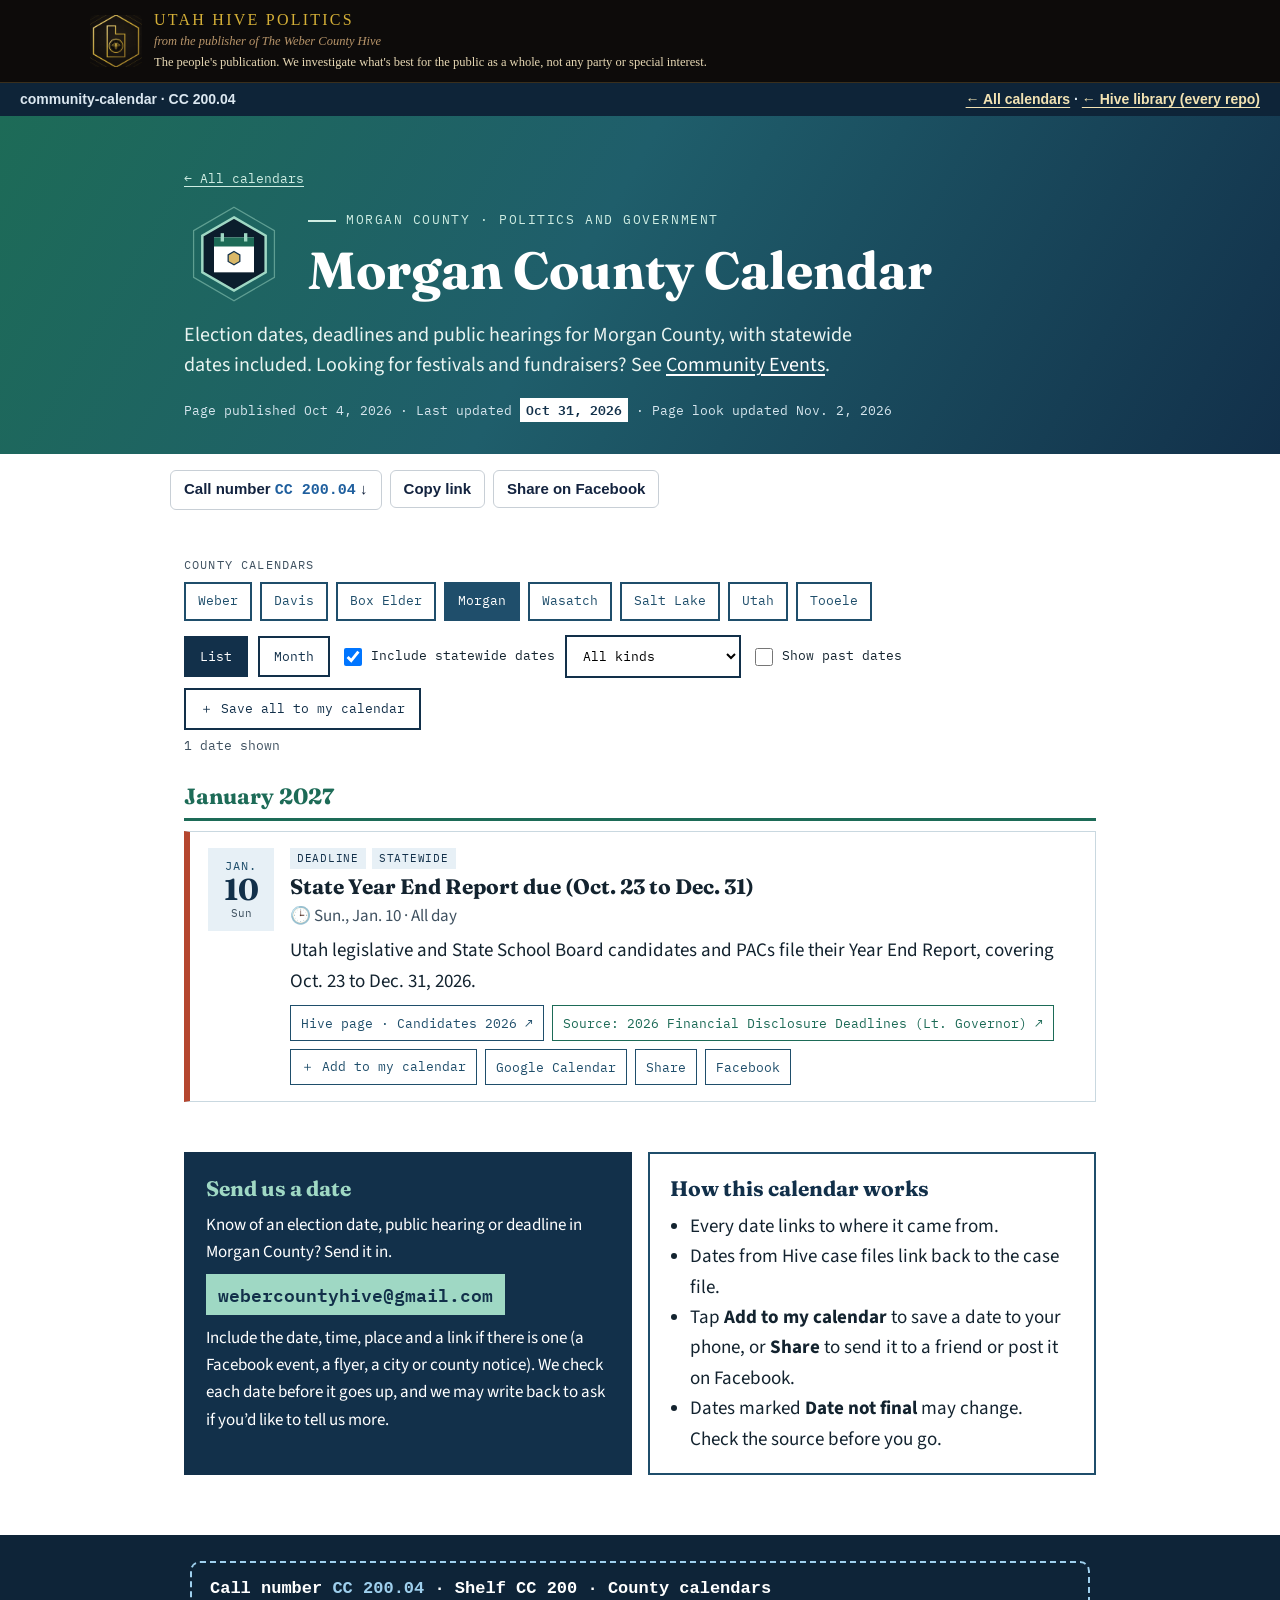
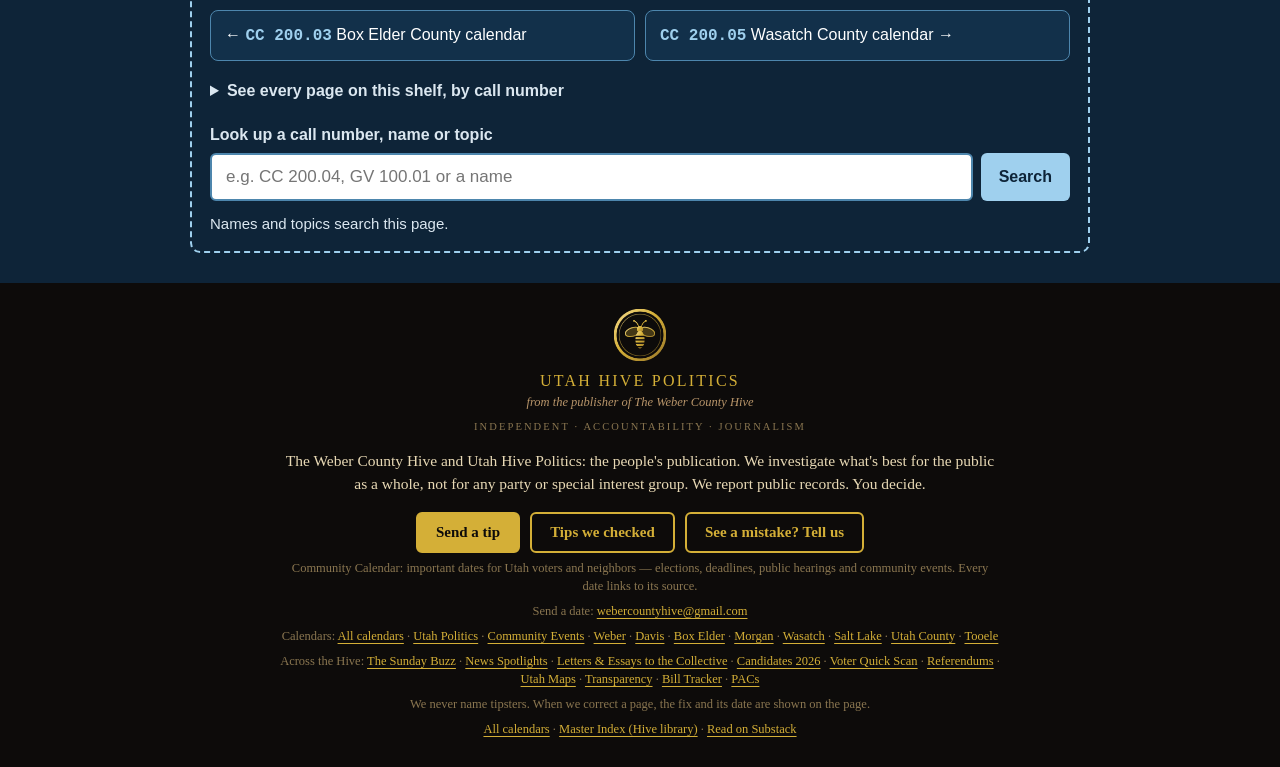
<file: morgan.html>
<!DOCTYPE html>
<html lang="en">
<head>
<meta charset="UTF-8">
<meta name="viewport" content="width=device-width, initial-scale=1.0">
<title>Morgan County Calendar — Community Calendar</title>
<meta name="description" content="Election dates, deadlines and public hearings for Morgan County, plus statewide dates.">
<link rel="icon" href="data:image/svg+xml,%3Csvg xmlns='http://www.w3.org/2000/svg' viewBox='0 0 120 120'%3E%3Cpolygon points='60,8 105,34 105,86 60,112 15,86 15,34' fill='%2312304a' stroke='%239FD8C4' stroke-width='8'/%3E%3Crect x='38' y='42' width='44' height='38' fill='%23fff'/%3E%3Crect x='38' y='42' width='44' height='10' fill='%231d6b57'/%3E%3C/svg%3E">
<link rel="preconnect" href="https://fonts.googleapis.com"><link rel="preconnect" href="https://fonts.gstatic.com" crossorigin><link href="https://fonts.googleapis.com/css2?family=Fraunces:ital,opsz,wght@0,9..144,400;0,9..144,600;0,9..144,700;1,9..144,500&family=Source+Sans+3:ital,wght@0,400;0,600;0,700;1,400&family=IBM+Plex+Mono:wght@400;500;600&display=swap" rel="stylesheet">
<link rel="stylesheet" href="style.css?v=2">
</head>
<body>
<div class="hbx-top"><div class="hb-bar"><a href="https://webercountyhive.substack.com/" target="_blank" rel="noopener"><img src="uhp-badge.png" alt="Utah Hive Politics logo"><span><span class="hb-name">Utah Hive Politics</span><span class="hb-sub">from the publisher of The Weber County Hive</span><span class="hb-line-top">The people's publication. We investigate what's best for the public as a whole, not any party or special interest.</span></span></a></div>
<div class="hbx-slim"><span>community-calendar · CC 200.04</span><span><a href="index.html">← All calendars</a> · <a href="https://weber-county-hive.github.io/-weber-county-hive-index/">← Hive library (every repo)</a></span></div></div>
<div class="band"><header class="masthead"><div class="crumb"><a href="index.html">← All calendars</a></div><div class="mhead"><svg class="mark" viewBox="0 0 120 120" aria-hidden="true"><polygon points="60,4 108.5,32 108.5,88 60,116 11.5,88 11.5,32" fill="none" stroke="#9FD8C4" stroke-opacity=".5" stroke-width="1.5"/><polygon points="60,16 98,38 98,82 60,104 22,82 22,38" fill="#0b1d2c" stroke="#9FD8C4" stroke-width="3"/><rect x="36" y="40" width="48" height="42" fill="#fff"/><rect x="36" y="40" width="48" height="11" fill="#1d6b57"/><rect x="44" y="35" width="4" height="10" fill="#9FD8C4"/><rect x="72" y="35" width="4" height="10" fill="#9FD8C4"/><polygon points="60,57 67,61 67,69 60,73 53,69 53,61" fill="#D9B868" stroke="#12304a" stroke-width="1.5"/></svg><div>
  <div class="eyebrow">Morgan County · Politics and government</div>
  <h1 class="title">Morgan County Calendar</h1></div></div>
  <p class="dek">Election dates, deadlines and public hearings for Morgan County, with statewide dates included. Looking for festivals and fundraisers? See <a href="community.html?county=morgan" style="color:#fff;">Community Events</a>.</p>
  <div class="dates">Page published <span data-site="pagePublished"></span> · Last updated <span class="upd" data-site="pageUpdated"></span> · Page look updated Nov. 2, 2026</div>
</header></div>
<section><nav class="calnav" id="countynav"></nav><div class="bar"><button data-view="list" class="on">List</button><button data-view="grid">Month</button><label><input type="checkbox" id="statewide" checked> Include statewide dates</label><select id="type" aria-label="Kind of date"><option value="">All kinds</option><option value="election">Elections</option><option value="deadline">Deadlines</option><option value="meeting">Public meetings</option><option value="community">Community events</option><option value="memorial">Memorials</option><option value="campaign">Campaign events</option></select><label><input type="checkbox" id="past"> Show past dates</label><button id="dlall">＋ Save all to my calendar</button></div>
<div class="count" id="count"></div>
<div id="events"></div></section>
<section id="submit"><div class="two">
  <div class="box dark"><h3>Send us a date</h3><p style="margin:0;">Know of an election date, public hearing or deadline in Morgan County? Send it in.</p>
  <a class="email" href="mailto:webercountyhive@gmail.com?subject=Calendar%20Event%20-%20Morgan%20County">webercountyhive@gmail.com</a>
  <p style="margin:6px 0 0;font-size:15.5px;">Include the date, time, place and a link if there is one (a Facebook event, a flyer, a city or county notice). We check each date before it goes up, and we may write back to ask if you&rsquo;d like to tell us more.</p></div>
  <div class="box"><h3>How this calendar works</h3><ul style="margin:0;padding-left:20px;font-size:16.5px;">
  <li>Every date links to where it came from.</li>
  <li>Dates from Hive case files link back to the case file.</li>
  <li>Tap <strong>Add to my calendar</strong> to save a date to your phone, or <strong>Share</strong> to send it to a friend or post it on Facebook.</li>
  <li>Dates marked <strong>Date not final</strong> may change. Check the source before you go.</li></ul></div>
</div></section>
<div class="toast" id="toast"></div>
<div class="hbx-shelfwrap"><div class="in"><div class="hbx-shelf" id="hbx-shelf"></div></div></div>
<div class="hb-foot"><img src="hive-bee.png" alt=""><span class="hb-name">Utah Hive Politics</span><span class="hb-sub">from the publisher of The Weber County Hive</span><span class="hb-tag">Independent &middot; Accountability &middot; Journalism</span><p class="hb-line">The Weber County Hive and Utah Hive Politics: the people's publication. We investigate what's best for the public as a whole, not for any party or special interest group. We report public records. You decide.</p><p class="hb-tips"><a class="hb-btn" href="https://weber-county-hive.github.io/-weber-county-hive-index/tips.html#send">Send a tip</a><a class="hb-btn hb-btn2" href="https://weber-county-hive.github.io/-weber-county-hive-index/tips.html">Tips we checked</a><a class="hb-btn hb-btn2" href="https://weber-county-hive.github.io/-weber-county-hive-index/tips.html#send">See a mistake? Tell us</a></p><p class="hb-small">Community Calendar: important dates for Utah voters and neighbors &mdash; elections, deadlines, public hearings and community events. Every date links to its source.</p><p class="hb-small">Send a date: <a href="mailto:webercountyhive@gmail.com?subject=Calendar%20Event">webercountyhive@gmail.com</a></p><p class="hb-small">Calendars: <a href="index.html">All calendars</a> · <a href="politics.html">Utah Politics</a> · <a href="community.html">Community Events</a> · <a href="weber.html">Weber</a> · <a href="davis.html">Davis</a> · <a href="box-elder.html">Box Elder</a> · <a href="morgan.html">Morgan</a> · <a href="wasatch.html">Wasatch</a> · <a href="salt-lake.html">Salt Lake</a> · <a href="utah-county.html">Utah County</a> · <a href="tooele.html">Tooele</a></p><p class="hb-small">Across the Hive: <a href="https://weber-county-hive.github.io/sunday_buzz/">The Sunday Buzz</a> · <a href="https://weber-county-hive.github.io/Utah-hive-news-spotlights/">News Spotlights</a> · <a href="https://weber-county-hive.github.io/Letters-Essays-to-the-Collective/">Letters &amp; Essays to the Collective</a> · <a href="https://weber-county-hive.github.io/candidates2026/">Candidates 2026</a> · <a href="https://weber-county-hive.github.io/Voter-Quick-Scan-2026/">Voter Quick Scan</a> · <a href="https://webercountyhive-coder.github.io/referendum/">Referendums</a> · <a href="https://weber-county-hive.github.io/utah-maps/">Utah Maps</a> · <a href="https://weber-county-hive.github.io/Transparency/">Transparency</a> · <a href="https://weber-county-hive.github.io/Bill-Tracker/">Bill Tracker</a> · <a href="https://weber-county-hive.github.io/pac/">PACs</a></p><p class="hb-small">We never name tipsters. When we correct a page, the fix and its date are shown on the page.</p><p class="hb-small"><a href="index.html">All calendars</a> · <a href="https://weber-county-hive.github.io/-weber-county-hive-index/">Master Index (Hive library)</a> · <a href="https://webercountyhive.substack.com/">Read on Substack</a></p></div>
<script src="events-data.js?v=1"></script>
<script>window.CAL_MODE="county";window.CAL_COUNTY="morgan";window.CAL_FILE="morgan-calendar";</script>
<script src="calendar.js?v=1"></script>
<script src="cc-shelf.js?v=1"></script>
<script data-goatcounter="https://weberhive.goatcounter.com/count" async src="//gc.zgo.at/count.js"></script>
</body>
</html>
</file>
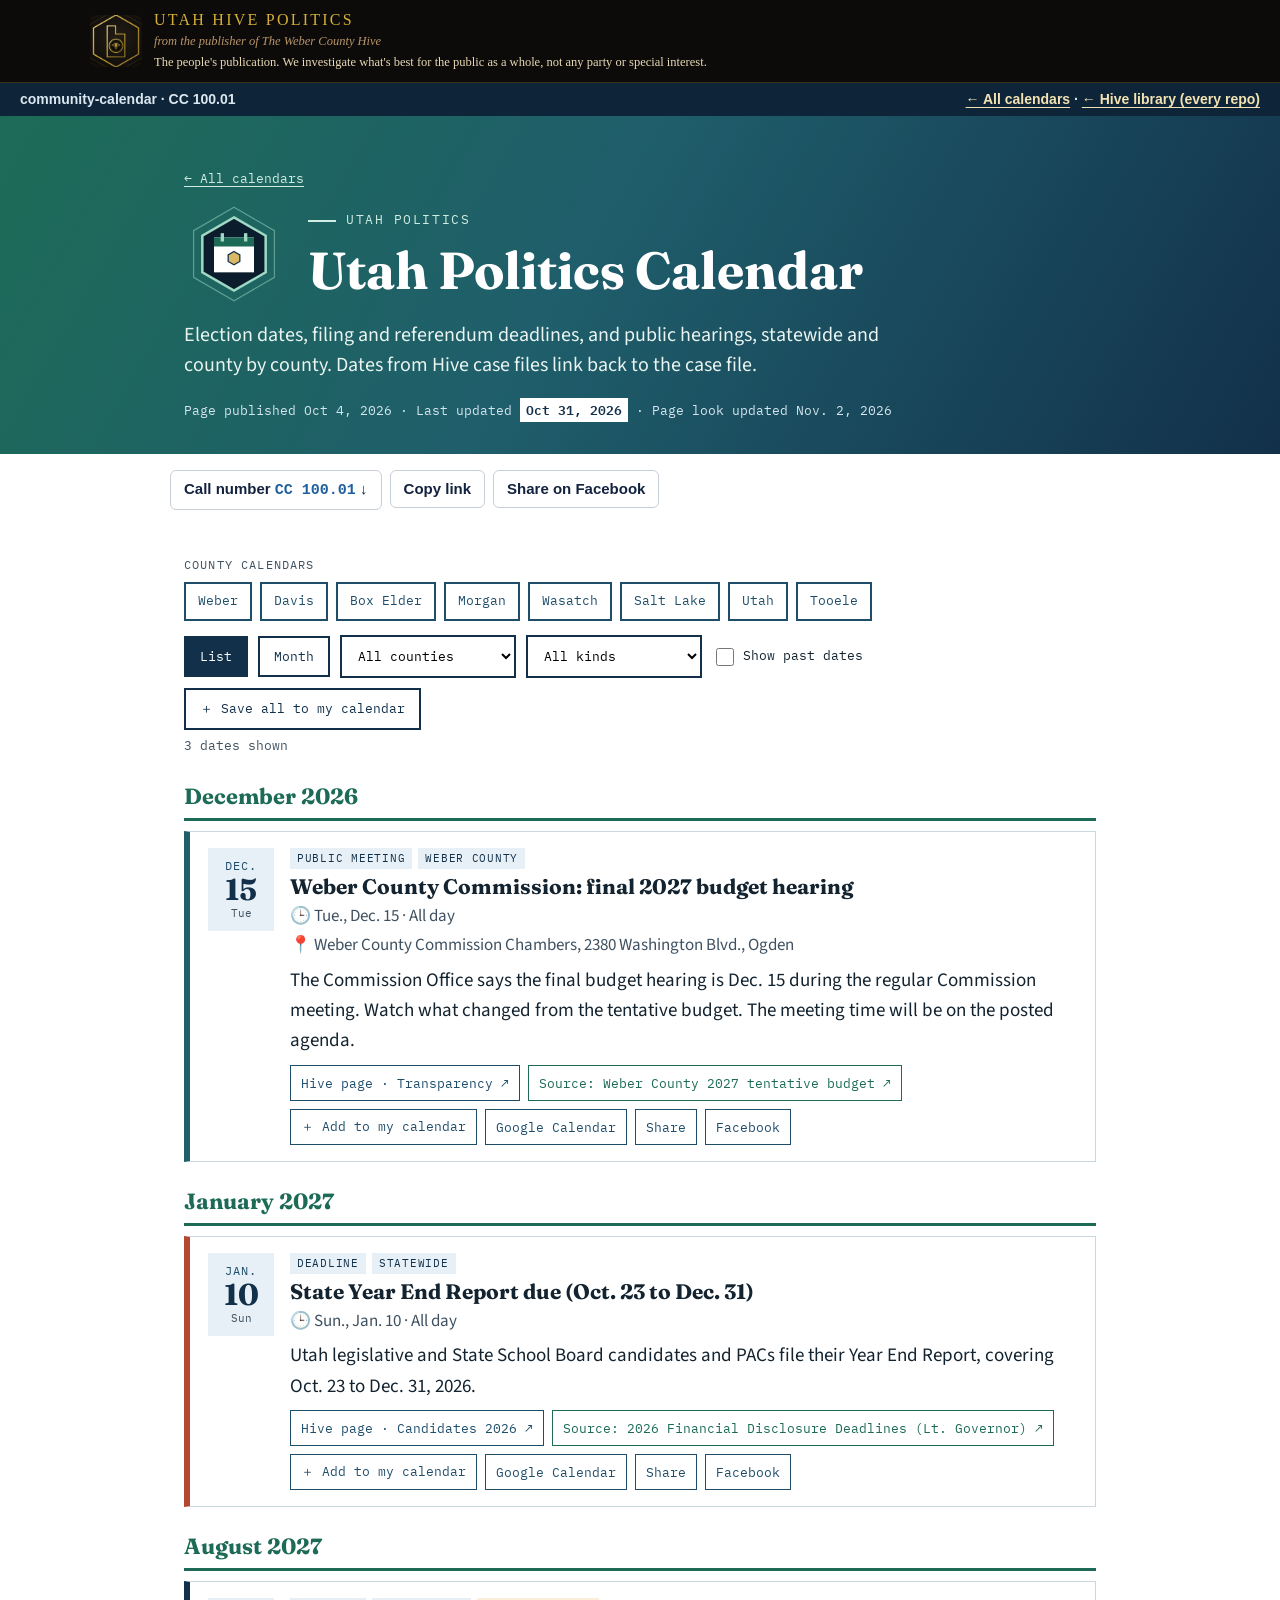
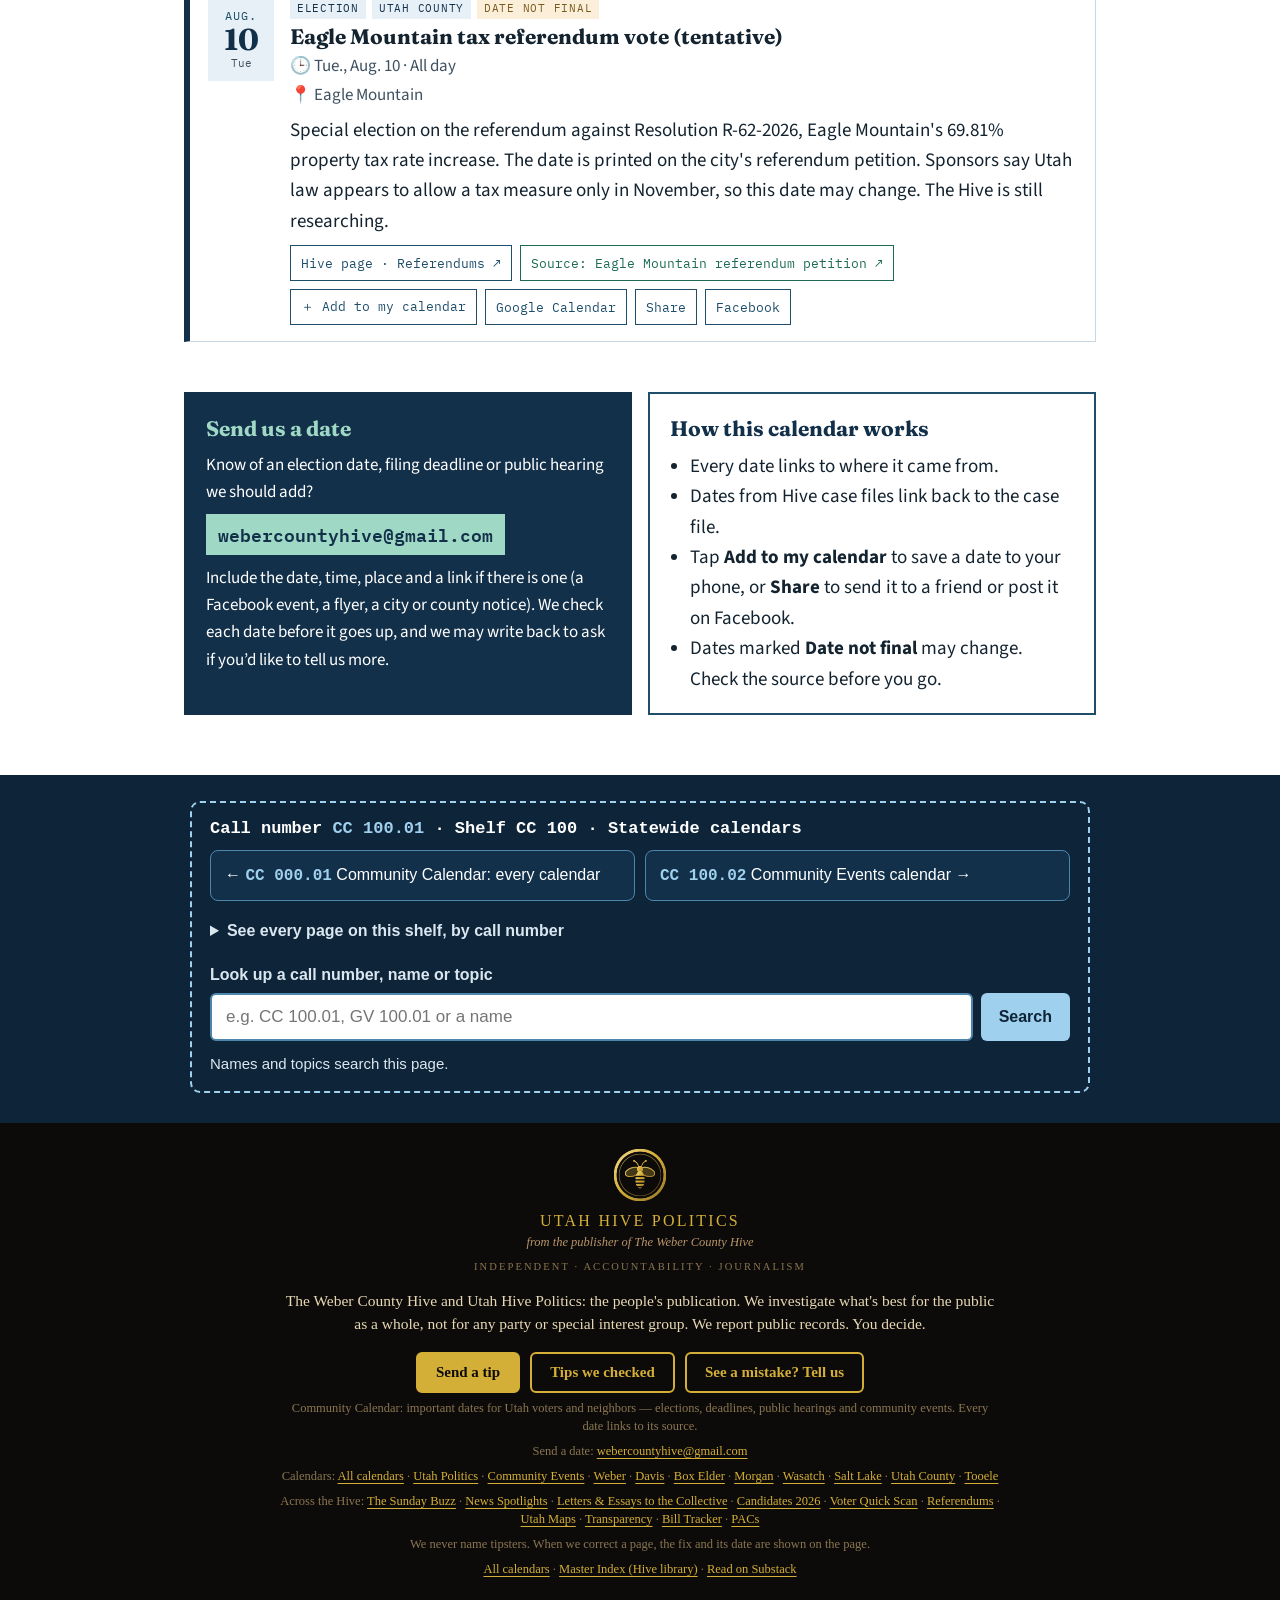
<file: politics.html>
<!DOCTYPE html>
<html lang="en">
<head>
<meta charset="UTF-8">
<meta name="viewport" content="width=device-width, initial-scale=1.0">
<title>Utah Politics Calendar — Community Calendar</title>
<meta name="description" content="Utah election dates, filing and referendum deadlines and public hearings, statewide and by county.">
<link rel="icon" href="data:image/svg+xml,%3Csvg xmlns='http://www.w3.org/2000/svg' viewBox='0 0 120 120'%3E%3Cpolygon points='60,8 105,34 105,86 60,112 15,86 15,34' fill='%2312304a' stroke='%239FD8C4' stroke-width='8'/%3E%3Crect x='38' y='42' width='44' height='38' fill='%23fff'/%3E%3Crect x='38' y='42' width='44' height='10' fill='%231d6b57'/%3E%3C/svg%3E">
<link rel="preconnect" href="https://fonts.googleapis.com"><link rel="preconnect" href="https://fonts.gstatic.com" crossorigin><link href="https://fonts.googleapis.com/css2?family=Fraunces:ital,opsz,wght@0,9..144,400;0,9..144,600;0,9..144,700;1,9..144,500&family=Source+Sans+3:ital,wght@0,400;0,600;0,700;1,400&family=IBM+Plex+Mono:wght@400;500;600&display=swap" rel="stylesheet">
<link rel="stylesheet" href="style.css?v=2">
</head>
<body>
<div class="hbx-top"><div class="hb-bar"><a href="https://webercountyhive.substack.com/" target="_blank" rel="noopener"><img src="uhp-badge.png" alt="Utah Hive Politics logo"><span><span class="hb-name">Utah Hive Politics</span><span class="hb-sub">from the publisher of The Weber County Hive</span><span class="hb-line-top">The people's publication. We investigate what's best for the public as a whole, not any party or special interest.</span></span></a></div>
<div class="hbx-slim"><span>community-calendar · CC 100.01</span><span><a href="index.html">← All calendars</a> · <a href="https://weber-county-hive.github.io/-weber-county-hive-index/">← Hive library (every repo)</a></span></div></div>
<div class="band"><header class="masthead"><div class="crumb"><a href="index.html">← All calendars</a></div><div class="mhead"><svg class="mark" viewBox="0 0 120 120" aria-hidden="true"><polygon points="60,4 108.5,32 108.5,88 60,116 11.5,88 11.5,32" fill="none" stroke="#9FD8C4" stroke-opacity=".5" stroke-width="1.5"/><polygon points="60,16 98,38 98,82 60,104 22,82 22,38" fill="#0b1d2c" stroke="#9FD8C4" stroke-width="3"/><rect x="36" y="40" width="48" height="42" fill="#fff"/><rect x="36" y="40" width="48" height="11" fill="#1d6b57"/><rect x="44" y="35" width="4" height="10" fill="#9FD8C4"/><rect x="72" y="35" width="4" height="10" fill="#9FD8C4"/><polygon points="60,57 67,61 67,69 60,73 53,69 53,61" fill="#D9B868" stroke="#12304a" stroke-width="1.5"/></svg><div>
  <div class="eyebrow">Utah Politics</div>
  <h1 class="title">Utah Politics Calendar</h1></div></div>
  <p class="dek">Election dates, filing and referendum deadlines, and public hearings, statewide and county by county. Dates from Hive case files link back to the case file.</p>
  <div class="dates">Page published <span data-site="pagePublished"></span> · Last updated <span class="upd" data-site="pageUpdated"></span> · Page look updated Nov. 2, 2026</div>
</header></div>
<section><nav class="calnav" id="countynav"></nav><div class="bar"><button data-view="list" class="on">List</button><button data-view="grid">Month</button><select id="county" aria-label="County"><option value="">All counties</option></select><select id="type" aria-label="Kind of date"><option value="">All kinds</option><option value="election">Elections</option><option value="deadline">Deadlines</option><option value="meeting">Public meetings</option><option value="community">Community events</option><option value="memorial">Memorials</option><option value="campaign">Campaign events</option></select><label><input type="checkbox" id="past"> Show past dates</label><button id="dlall">＋ Save all to my calendar</button></div>
<div class="count" id="count"></div>
<div id="events"></div></section>
<section id="submit"><div class="two">
  <div class="box dark"><h3>Send us a date</h3><p style="margin:0;">Know of an election date, filing deadline or public hearing we should add?</p>
  <a class="email" href="mailto:webercountyhive@gmail.com?subject=Calendar%20Event%20-%20Politics">webercountyhive@gmail.com</a>
  <p style="margin:6px 0 0;font-size:15.5px;">Include the date, time, place and a link if there is one (a Facebook event, a flyer, a city or county notice). We check each date before it goes up, and we may write back to ask if you&rsquo;d like to tell us more.</p></div>
  <div class="box"><h3>How this calendar works</h3><ul style="margin:0;padding-left:20px;font-size:16.5px;">
  <li>Every date links to where it came from.</li>
  <li>Dates from Hive case files link back to the case file.</li>
  <li>Tap <strong>Add to my calendar</strong> to save a date to your phone, or <strong>Share</strong> to send it to a friend or post it on Facebook.</li>
  <li>Dates marked <strong>Date not final</strong> may change. Check the source before you go.</li></ul></div>
</div></section>
<div class="toast" id="toast"></div>
<div class="hbx-shelfwrap"><div class="in"><div class="hbx-shelf" id="hbx-shelf"></div></div></div>
<div class="hb-foot"><img src="hive-bee.png" alt=""><span class="hb-name">Utah Hive Politics</span><span class="hb-sub">from the publisher of The Weber County Hive</span><span class="hb-tag">Independent &middot; Accountability &middot; Journalism</span><p class="hb-line">The Weber County Hive and Utah Hive Politics: the people's publication. We investigate what's best for the public as a whole, not for any party or special interest group. We report public records. You decide.</p><p class="hb-tips"><a class="hb-btn" href="https://weber-county-hive.github.io/-weber-county-hive-index/tips.html#send">Send a tip</a><a class="hb-btn hb-btn2" href="https://weber-county-hive.github.io/-weber-county-hive-index/tips.html">Tips we checked</a><a class="hb-btn hb-btn2" href="https://weber-county-hive.github.io/-weber-county-hive-index/tips.html#send">See a mistake? Tell us</a></p><p class="hb-small">Community Calendar: important dates for Utah voters and neighbors &mdash; elections, deadlines, public hearings and community events. Every date links to its source.</p><p class="hb-small">Send a date: <a href="mailto:webercountyhive@gmail.com?subject=Calendar%20Event">webercountyhive@gmail.com</a></p><p class="hb-small">Calendars: <a href="index.html">All calendars</a> · <a href="politics.html">Utah Politics</a> · <a href="community.html">Community Events</a> · <a href="weber.html">Weber</a> · <a href="davis.html">Davis</a> · <a href="box-elder.html">Box Elder</a> · <a href="morgan.html">Morgan</a> · <a href="wasatch.html">Wasatch</a> · <a href="salt-lake.html">Salt Lake</a> · <a href="utah-county.html">Utah County</a> · <a href="tooele.html">Tooele</a></p><p class="hb-small">Across the Hive: <a href="https://weber-county-hive.github.io/sunday_buzz/">The Sunday Buzz</a> · <a href="https://weber-county-hive.github.io/Utah-hive-news-spotlights/">News Spotlights</a> · <a href="https://weber-county-hive.github.io/Letters-Essays-to-the-Collective/">Letters &amp; Essays to the Collective</a> · <a href="https://weber-county-hive.github.io/candidates2026/">Candidates 2026</a> · <a href="https://weber-county-hive.github.io/Voter-Quick-Scan-2026/">Voter Quick Scan</a> · <a href="https://webercountyhive-coder.github.io/referendum/">Referendums</a> · <a href="https://weber-county-hive.github.io/utah-maps/">Utah Maps</a> · <a href="https://weber-county-hive.github.io/Transparency/">Transparency</a> · <a href="https://weber-county-hive.github.io/Bill-Tracker/">Bill Tracker</a> · <a href="https://weber-county-hive.github.io/pac/">PACs</a></p><p class="hb-small">We never name tipsters. When we correct a page, the fix and its date are shown on the page.</p><p class="hb-small"><a href="index.html">All calendars</a> · <a href="https://weber-county-hive.github.io/-weber-county-hive-index/">Master Index (Hive library)</a> · <a href="https://webercountyhive.substack.com/">Read on Substack</a></p></div>
<script src="events-data.js?v=1"></script>
<script>window.CAL_MODE="politics";window.CAL_COUNTY="";window.CAL_FILE="utah-politics-calendar";</script>
<script src="calendar.js?v=1"></script>
<script src="cc-shelf.js?v=1"></script>
<script data-goatcounter="https://weberhive.goatcounter.com/count" async src="//gc.zgo.at/count.js"></script>
</body>
</html>
</file>
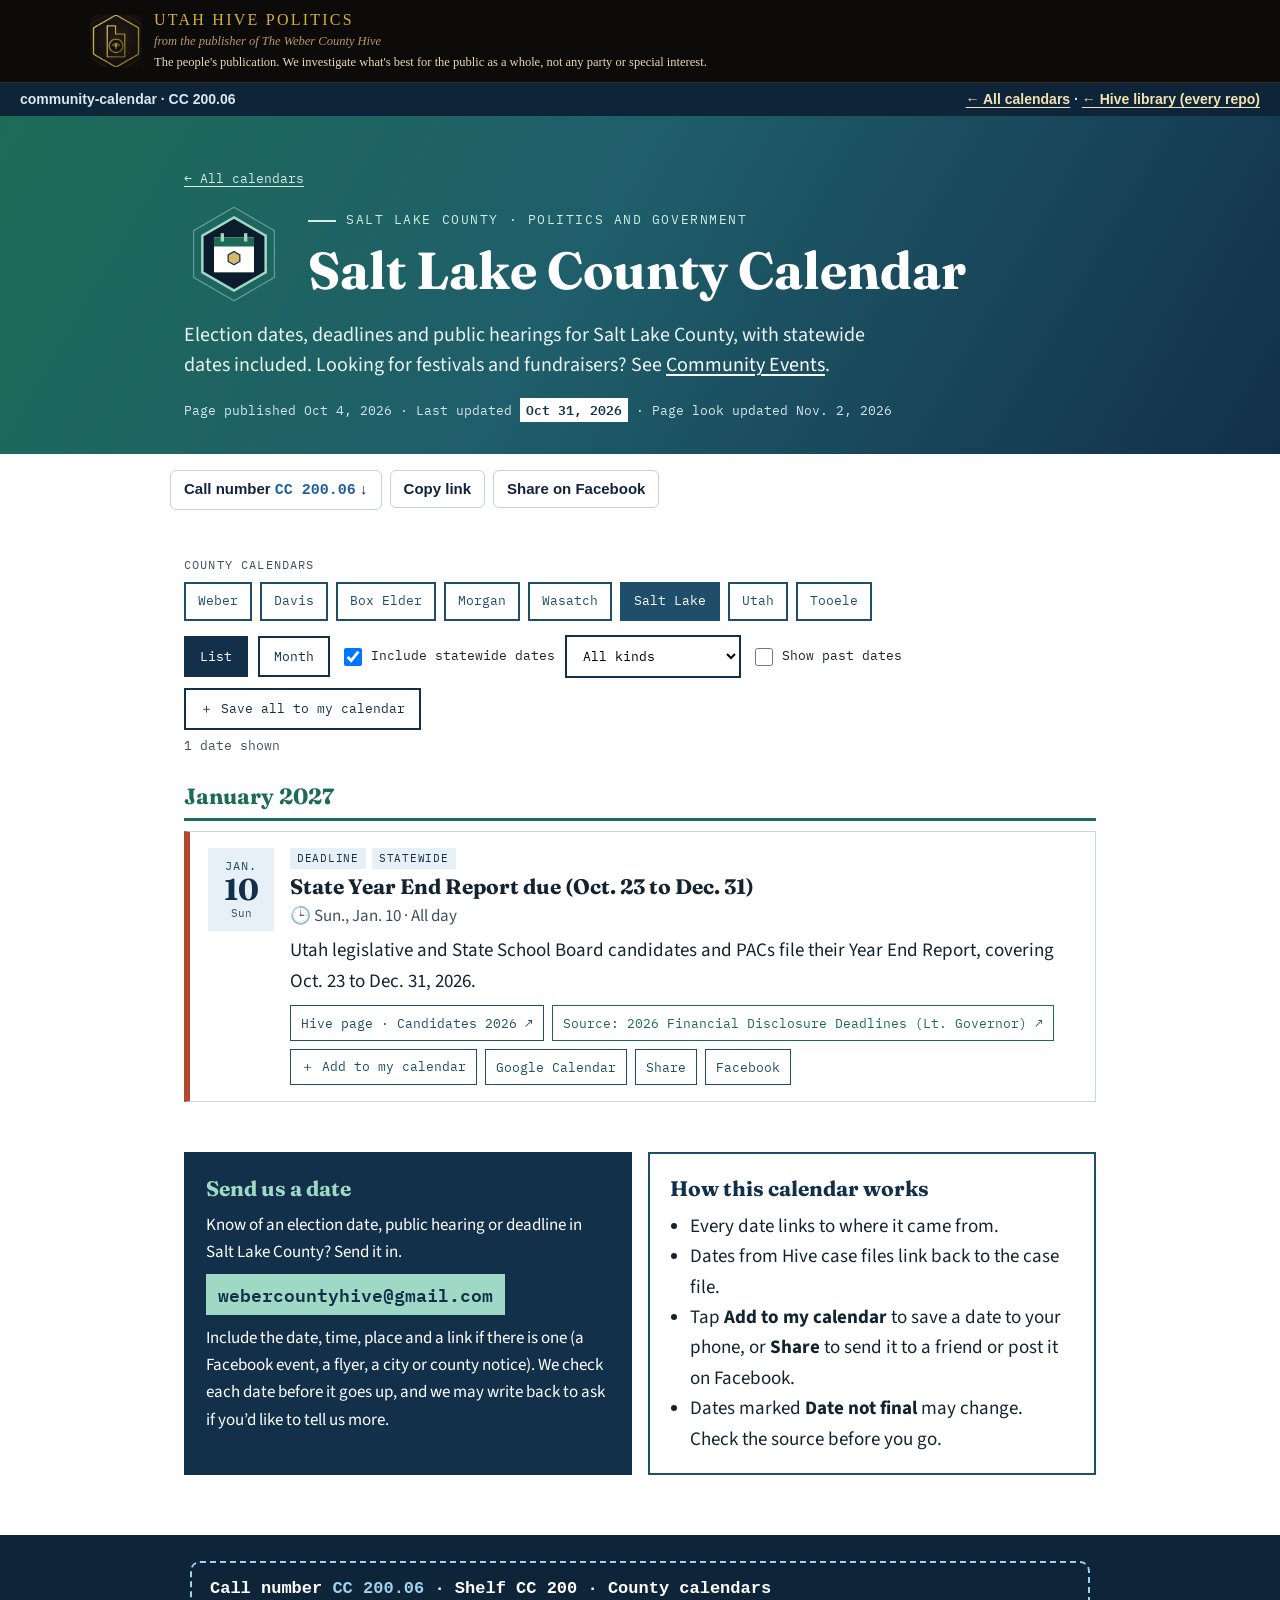
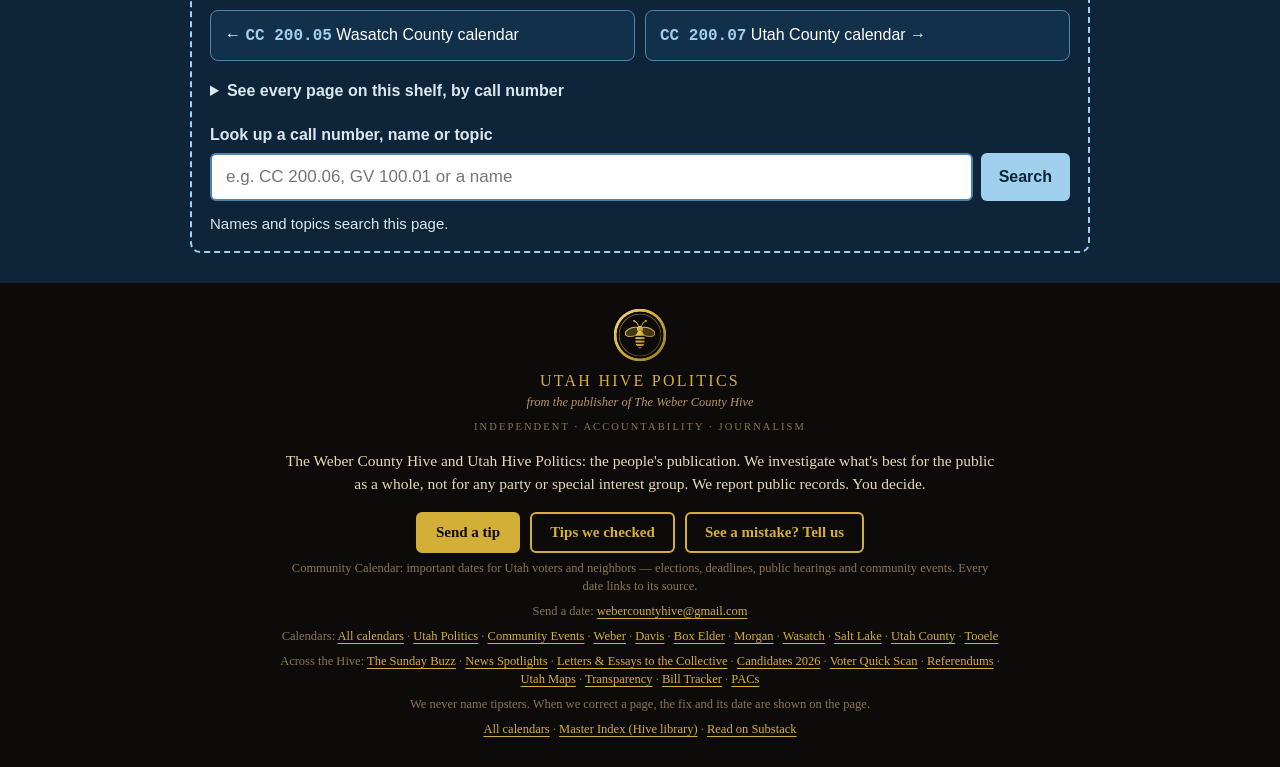
<file: salt-lake.html>
<!DOCTYPE html>
<html lang="en">
<head>
<meta charset="UTF-8">
<meta name="viewport" content="width=device-width, initial-scale=1.0">
<title>Salt Lake County Calendar — Community Calendar</title>
<meta name="description" content="Election dates, deadlines and public hearings for Salt Lake County, plus statewide dates.">
<link rel="icon" href="data:image/svg+xml,%3Csvg xmlns='http://www.w3.org/2000/svg' viewBox='0 0 120 120'%3E%3Cpolygon points='60,8 105,34 105,86 60,112 15,86 15,34' fill='%2312304a' stroke='%239FD8C4' stroke-width='8'/%3E%3Crect x='38' y='42' width='44' height='38' fill='%23fff'/%3E%3Crect x='38' y='42' width='44' height='10' fill='%231d6b57'/%3E%3C/svg%3E">
<link rel="preconnect" href="https://fonts.googleapis.com"><link rel="preconnect" href="https://fonts.gstatic.com" crossorigin><link href="https://fonts.googleapis.com/css2?family=Fraunces:ital,opsz,wght@0,9..144,400;0,9..144,600;0,9..144,700;1,9..144,500&family=Source+Sans+3:ital,wght@0,400;0,600;0,700;1,400&family=IBM+Plex+Mono:wght@400;500;600&display=swap" rel="stylesheet">
<link rel="stylesheet" href="style.css?v=2">
</head>
<body>
<div class="hbx-top"><div class="hb-bar"><a href="https://webercountyhive.substack.com/" target="_blank" rel="noopener"><img src="uhp-badge.png" alt="Utah Hive Politics logo"><span><span class="hb-name">Utah Hive Politics</span><span class="hb-sub">from the publisher of The Weber County Hive</span><span class="hb-line-top">The people's publication. We investigate what's best for the public as a whole, not any party or special interest.</span></span></a></div>
<div class="hbx-slim"><span>community-calendar · CC 200.06</span><span><a href="index.html">← All calendars</a> · <a href="https://weber-county-hive.github.io/-weber-county-hive-index/">← Hive library (every repo)</a></span></div></div>
<div class="band"><header class="masthead"><div class="crumb"><a href="index.html">← All calendars</a></div><div class="mhead"><svg class="mark" viewBox="0 0 120 120" aria-hidden="true"><polygon points="60,4 108.5,32 108.5,88 60,116 11.5,88 11.5,32" fill="none" stroke="#9FD8C4" stroke-opacity=".5" stroke-width="1.5"/><polygon points="60,16 98,38 98,82 60,104 22,82 22,38" fill="#0b1d2c" stroke="#9FD8C4" stroke-width="3"/><rect x="36" y="40" width="48" height="42" fill="#fff"/><rect x="36" y="40" width="48" height="11" fill="#1d6b57"/><rect x="44" y="35" width="4" height="10" fill="#9FD8C4"/><rect x="72" y="35" width="4" height="10" fill="#9FD8C4"/><polygon points="60,57 67,61 67,69 60,73 53,69 53,61" fill="#D9B868" stroke="#12304a" stroke-width="1.5"/></svg><div>
  <div class="eyebrow">Salt Lake County · Politics and government</div>
  <h1 class="title">Salt Lake County Calendar</h1></div></div>
  <p class="dek">Election dates, deadlines and public hearings for Salt Lake County, with statewide dates included. Looking for festivals and fundraisers? See <a href="community.html?county=saltlake" style="color:#fff;">Community Events</a>.</p>
  <div class="dates">Page published <span data-site="pagePublished"></span> · Last updated <span class="upd" data-site="pageUpdated"></span> · Page look updated Nov. 2, 2026</div>
</header></div>
<section><nav class="calnav" id="countynav"></nav><div class="bar"><button data-view="list" class="on">List</button><button data-view="grid">Month</button><label><input type="checkbox" id="statewide" checked> Include statewide dates</label><select id="type" aria-label="Kind of date"><option value="">All kinds</option><option value="election">Elections</option><option value="deadline">Deadlines</option><option value="meeting">Public meetings</option><option value="community">Community events</option><option value="memorial">Memorials</option><option value="campaign">Campaign events</option></select><label><input type="checkbox" id="past"> Show past dates</label><button id="dlall">＋ Save all to my calendar</button></div>
<div class="count" id="count"></div>
<div id="events"></div></section>
<section id="submit"><div class="two">
  <div class="box dark"><h3>Send us a date</h3><p style="margin:0;">Know of an election date, public hearing or deadline in Salt Lake County? Send it in.</p>
  <a class="email" href="mailto:webercountyhive@gmail.com?subject=Calendar%20Event%20-%20Salt%20Lake%20County">webercountyhive@gmail.com</a>
  <p style="margin:6px 0 0;font-size:15.5px;">Include the date, time, place and a link if there is one (a Facebook event, a flyer, a city or county notice). We check each date before it goes up, and we may write back to ask if you&rsquo;d like to tell us more.</p></div>
  <div class="box"><h3>How this calendar works</h3><ul style="margin:0;padding-left:20px;font-size:16.5px;">
  <li>Every date links to where it came from.</li>
  <li>Dates from Hive case files link back to the case file.</li>
  <li>Tap <strong>Add to my calendar</strong> to save a date to your phone, or <strong>Share</strong> to send it to a friend or post it on Facebook.</li>
  <li>Dates marked <strong>Date not final</strong> may change. Check the source before you go.</li></ul></div>
</div></section>
<div class="toast" id="toast"></div>
<div class="hbx-shelfwrap"><div class="in"><div class="hbx-shelf" id="hbx-shelf"></div></div></div>
<div class="hb-foot"><img src="hive-bee.png" alt=""><span class="hb-name">Utah Hive Politics</span><span class="hb-sub">from the publisher of The Weber County Hive</span><span class="hb-tag">Independent &middot; Accountability &middot; Journalism</span><p class="hb-line">The Weber County Hive and Utah Hive Politics: the people's publication. We investigate what's best for the public as a whole, not for any party or special interest group. We report public records. You decide.</p><p class="hb-tips"><a class="hb-btn" href="https://weber-county-hive.github.io/-weber-county-hive-index/tips.html#send">Send a tip</a><a class="hb-btn hb-btn2" href="https://weber-county-hive.github.io/-weber-county-hive-index/tips.html">Tips we checked</a><a class="hb-btn hb-btn2" href="https://weber-county-hive.github.io/-weber-county-hive-index/tips.html#send">See a mistake? Tell us</a></p><p class="hb-small">Community Calendar: important dates for Utah voters and neighbors &mdash; elections, deadlines, public hearings and community events. Every date links to its source.</p><p class="hb-small">Send a date: <a href="mailto:webercountyhive@gmail.com?subject=Calendar%20Event">webercountyhive@gmail.com</a></p><p class="hb-small">Calendars: <a href="index.html">All calendars</a> · <a href="politics.html">Utah Politics</a> · <a href="community.html">Community Events</a> · <a href="weber.html">Weber</a> · <a href="davis.html">Davis</a> · <a href="box-elder.html">Box Elder</a> · <a href="morgan.html">Morgan</a> · <a href="wasatch.html">Wasatch</a> · <a href="salt-lake.html">Salt Lake</a> · <a href="utah-county.html">Utah County</a> · <a href="tooele.html">Tooele</a></p><p class="hb-small">Across the Hive: <a href="https://weber-county-hive.github.io/sunday_buzz/">The Sunday Buzz</a> · <a href="https://weber-county-hive.github.io/Utah-hive-news-spotlights/">News Spotlights</a> · <a href="https://weber-county-hive.github.io/Letters-Essays-to-the-Collective/">Letters &amp; Essays to the Collective</a> · <a href="https://weber-county-hive.github.io/candidates2026/">Candidates 2026</a> · <a href="https://weber-county-hive.github.io/Voter-Quick-Scan-2026/">Voter Quick Scan</a> · <a href="https://webercountyhive-coder.github.io/referendum/">Referendums</a> · <a href="https://weber-county-hive.github.io/utah-maps/">Utah Maps</a> · <a href="https://weber-county-hive.github.io/Transparency/">Transparency</a> · <a href="https://weber-county-hive.github.io/Bill-Tracker/">Bill Tracker</a> · <a href="https://weber-county-hive.github.io/pac/">PACs</a></p><p class="hb-small">We never name tipsters. When we correct a page, the fix and its date are shown on the page.</p><p class="hb-small"><a href="index.html">All calendars</a> · <a href="https://weber-county-hive.github.io/-weber-county-hive-index/">Master Index (Hive library)</a> · <a href="https://webercountyhive.substack.com/">Read on Substack</a></p></div>
<script src="events-data.js?v=1"></script>
<script>window.CAL_MODE="county";window.CAL_COUNTY="saltlake";window.CAL_FILE="salt-lake-calendar";</script>
<script src="calendar.js?v=1"></script>
<script src="cc-shelf.js?v=1"></script>
<script data-goatcounter="https://weberhive.goatcounter.com/count" async src="//gc.zgo.at/count.js"></script>
</body>
</html>
</file>
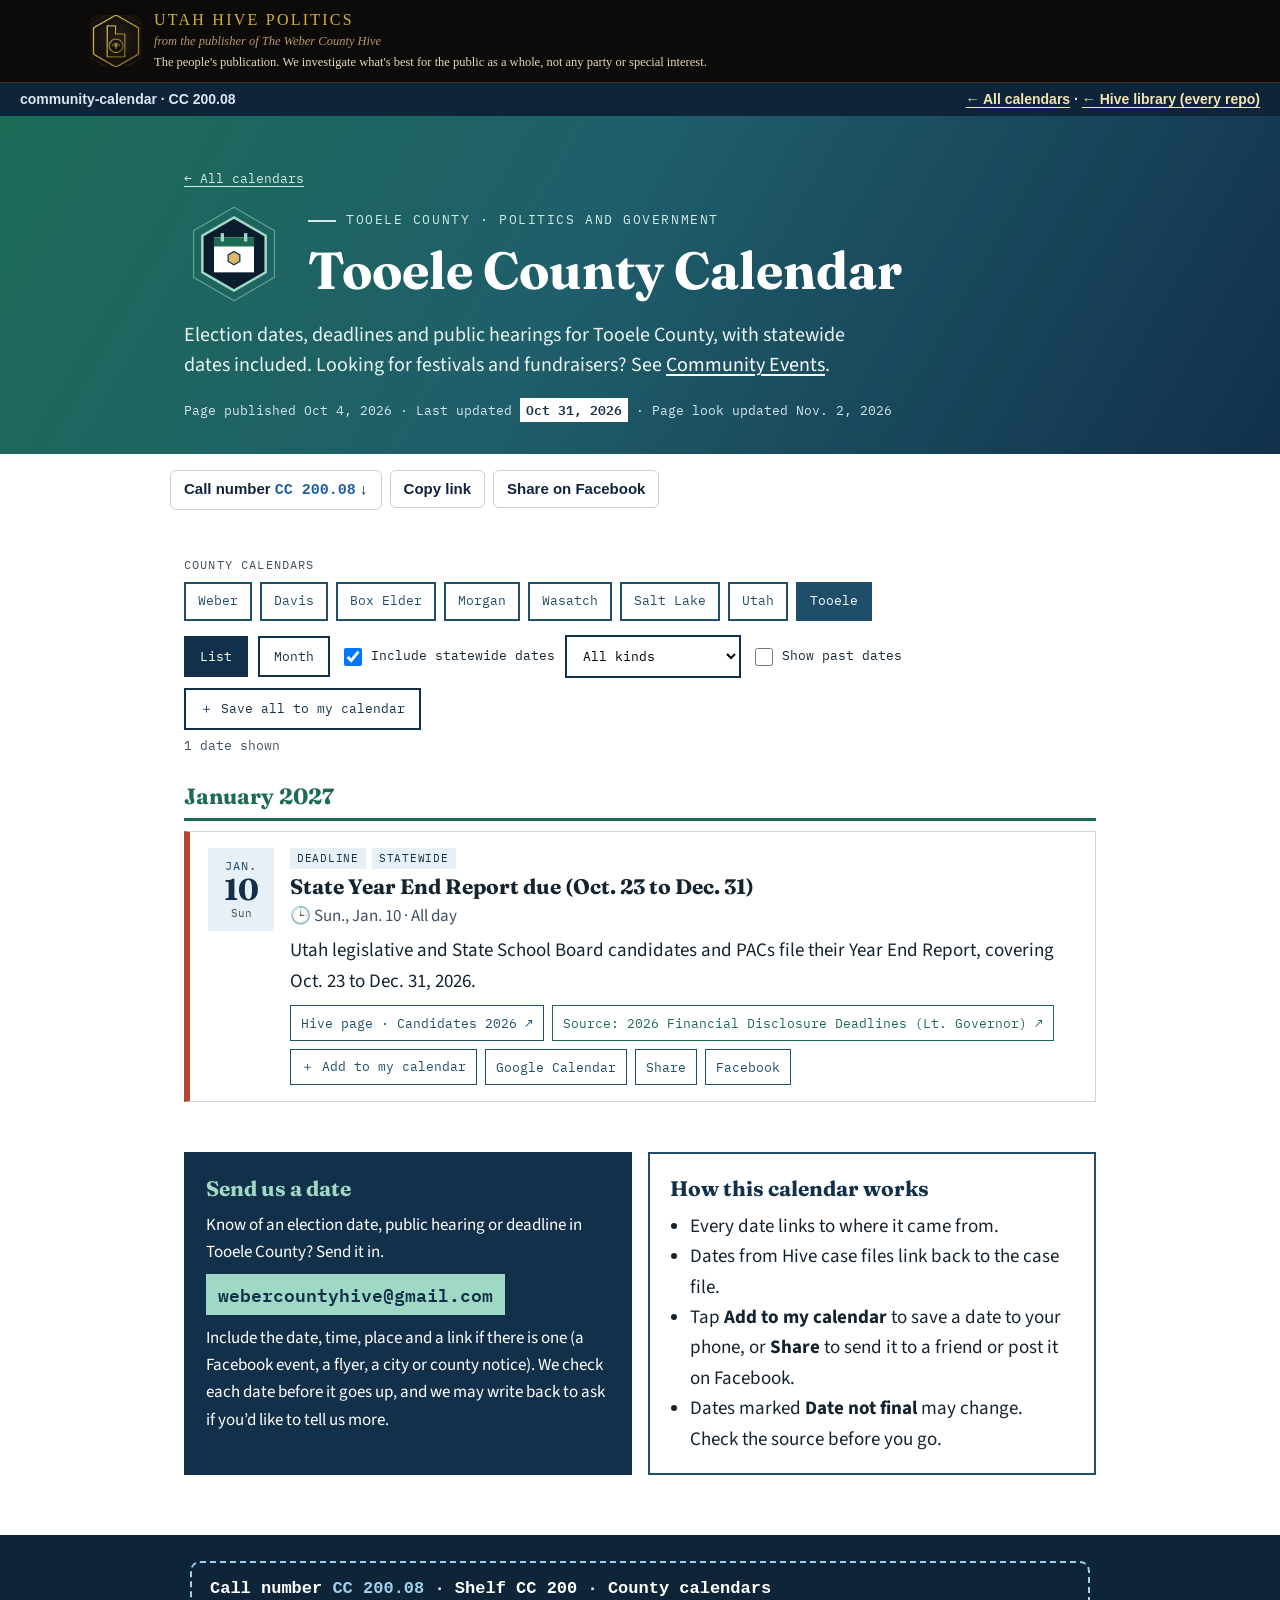
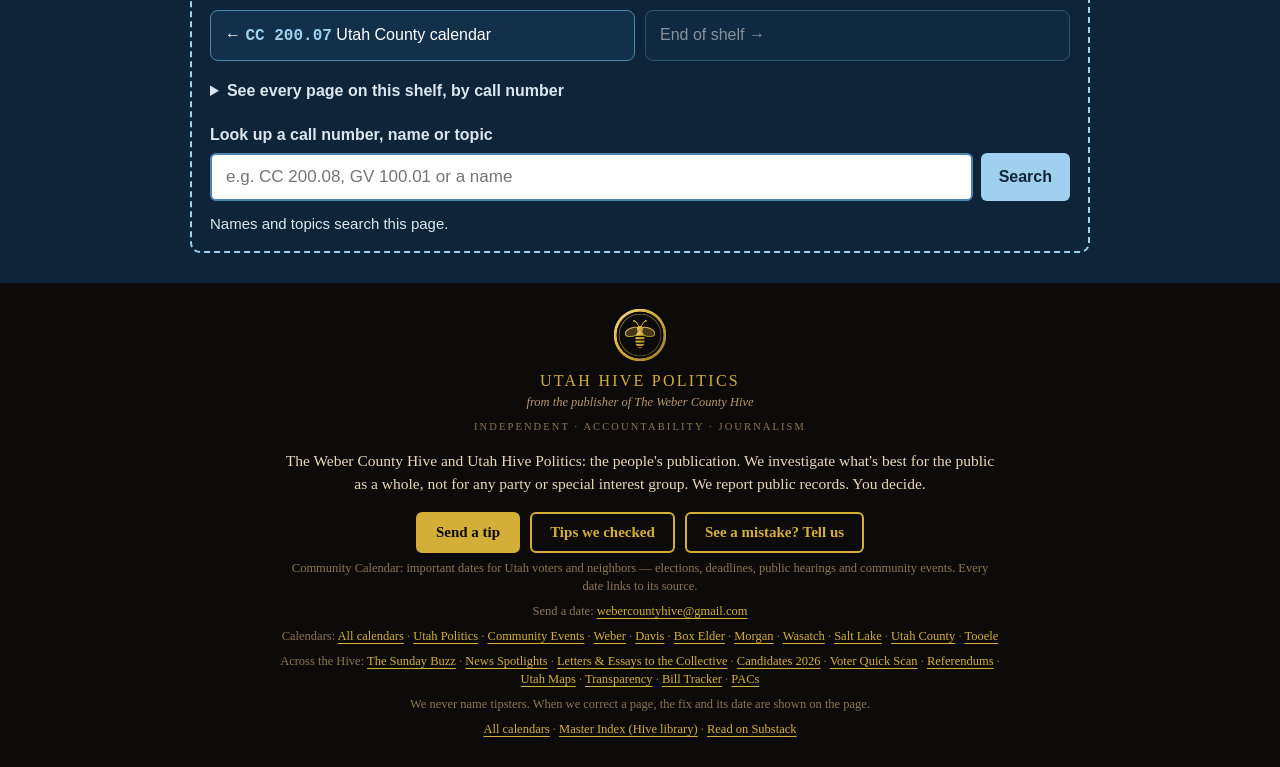
<file: tooele.html>
<!DOCTYPE html>
<html lang="en">
<head>
<meta charset="UTF-8">
<meta name="viewport" content="width=device-width, initial-scale=1.0">
<title>Tooele County Calendar — Community Calendar</title>
<meta name="description" content="Election dates, deadlines and public hearings for Tooele County, plus statewide dates.">
<link rel="icon" href="data:image/svg+xml,%3Csvg xmlns='http://www.w3.org/2000/svg' viewBox='0 0 120 120'%3E%3Cpolygon points='60,8 105,34 105,86 60,112 15,86 15,34' fill='%2312304a' stroke='%239FD8C4' stroke-width='8'/%3E%3Crect x='38' y='42' width='44' height='38' fill='%23fff'/%3E%3Crect x='38' y='42' width='44' height='10' fill='%231d6b57'/%3E%3C/svg%3E">
<link rel="preconnect" href="https://fonts.googleapis.com"><link rel="preconnect" href="https://fonts.gstatic.com" crossorigin><link href="https://fonts.googleapis.com/css2?family=Fraunces:ital,opsz,wght@0,9..144,400;0,9..144,600;0,9..144,700;1,9..144,500&family=Source+Sans+3:ital,wght@0,400;0,600;0,700;1,400&family=IBM+Plex+Mono:wght@400;500;600&display=swap" rel="stylesheet">
<link rel="stylesheet" href="style.css?v=2">
</head>
<body>
<div class="hbx-top"><div class="hb-bar"><a href="https://webercountyhive.substack.com/" target="_blank" rel="noopener"><img src="uhp-badge.png" alt="Utah Hive Politics logo"><span><span class="hb-name">Utah Hive Politics</span><span class="hb-sub">from the publisher of The Weber County Hive</span><span class="hb-line-top">The people's publication. We investigate what's best for the public as a whole, not any party or special interest.</span></span></a></div>
<div class="hbx-slim"><span>community-calendar · CC 200.08</span><span><a href="index.html">← All calendars</a> · <a href="https://weber-county-hive.github.io/-weber-county-hive-index/">← Hive library (every repo)</a></span></div></div>
<div class="band"><header class="masthead"><div class="crumb"><a href="index.html">← All calendars</a></div><div class="mhead"><svg class="mark" viewBox="0 0 120 120" aria-hidden="true"><polygon points="60,4 108.5,32 108.5,88 60,116 11.5,88 11.5,32" fill="none" stroke="#9FD8C4" stroke-opacity=".5" stroke-width="1.5"/><polygon points="60,16 98,38 98,82 60,104 22,82 22,38" fill="#0b1d2c" stroke="#9FD8C4" stroke-width="3"/><rect x="36" y="40" width="48" height="42" fill="#fff"/><rect x="36" y="40" width="48" height="11" fill="#1d6b57"/><rect x="44" y="35" width="4" height="10" fill="#9FD8C4"/><rect x="72" y="35" width="4" height="10" fill="#9FD8C4"/><polygon points="60,57 67,61 67,69 60,73 53,69 53,61" fill="#D9B868" stroke="#12304a" stroke-width="1.5"/></svg><div>
  <div class="eyebrow">Tooele County · Politics and government</div>
  <h1 class="title">Tooele County Calendar</h1></div></div>
  <p class="dek">Election dates, deadlines and public hearings for Tooele County, with statewide dates included. Looking for festivals and fundraisers? See <a href="community.html?county=tooele" style="color:#fff;">Community Events</a>.</p>
  <div class="dates">Page published <span data-site="pagePublished"></span> · Last updated <span class="upd" data-site="pageUpdated"></span> · Page look updated Nov. 2, 2026</div>
</header></div>
<section><nav class="calnav" id="countynav"></nav><div class="bar"><button data-view="list" class="on">List</button><button data-view="grid">Month</button><label><input type="checkbox" id="statewide" checked> Include statewide dates</label><select id="type" aria-label="Kind of date"><option value="">All kinds</option><option value="election">Elections</option><option value="deadline">Deadlines</option><option value="meeting">Public meetings</option><option value="community">Community events</option><option value="memorial">Memorials</option><option value="campaign">Campaign events</option></select><label><input type="checkbox" id="past"> Show past dates</label><button id="dlall">＋ Save all to my calendar</button></div>
<div class="count" id="count"></div>
<div id="events"></div></section>
<section id="submit"><div class="two">
  <div class="box dark"><h3>Send us a date</h3><p style="margin:0;">Know of an election date, public hearing or deadline in Tooele County? Send it in.</p>
  <a class="email" href="mailto:webercountyhive@gmail.com?subject=Calendar%20Event%20-%20Tooele%20County">webercountyhive@gmail.com</a>
  <p style="margin:6px 0 0;font-size:15.5px;">Include the date, time, place and a link if there is one (a Facebook event, a flyer, a city or county notice). We check each date before it goes up, and we may write back to ask if you&rsquo;d like to tell us more.</p></div>
  <div class="box"><h3>How this calendar works</h3><ul style="margin:0;padding-left:20px;font-size:16.5px;">
  <li>Every date links to where it came from.</li>
  <li>Dates from Hive case files link back to the case file.</li>
  <li>Tap <strong>Add to my calendar</strong> to save a date to your phone, or <strong>Share</strong> to send it to a friend or post it on Facebook.</li>
  <li>Dates marked <strong>Date not final</strong> may change. Check the source before you go.</li></ul></div>
</div></section>
<div class="toast" id="toast"></div>
<div class="hbx-shelfwrap"><div class="in"><div class="hbx-shelf" id="hbx-shelf"></div></div></div>
<div class="hb-foot"><img src="hive-bee.png" alt=""><span class="hb-name">Utah Hive Politics</span><span class="hb-sub">from the publisher of The Weber County Hive</span><span class="hb-tag">Independent &middot; Accountability &middot; Journalism</span><p class="hb-line">The Weber County Hive and Utah Hive Politics: the people's publication. We investigate what's best for the public as a whole, not for any party or special interest group. We report public records. You decide.</p><p class="hb-tips"><a class="hb-btn" href="https://weber-county-hive.github.io/-weber-county-hive-index/tips.html#send">Send a tip</a><a class="hb-btn hb-btn2" href="https://weber-county-hive.github.io/-weber-county-hive-index/tips.html">Tips we checked</a><a class="hb-btn hb-btn2" href="https://weber-county-hive.github.io/-weber-county-hive-index/tips.html#send">See a mistake? Tell us</a></p><p class="hb-small">Community Calendar: important dates for Utah voters and neighbors &mdash; elections, deadlines, public hearings and community events. Every date links to its source.</p><p class="hb-small">Send a date: <a href="mailto:webercountyhive@gmail.com?subject=Calendar%20Event">webercountyhive@gmail.com</a></p><p class="hb-small">Calendars: <a href="index.html">All calendars</a> · <a href="politics.html">Utah Politics</a> · <a href="community.html">Community Events</a> · <a href="weber.html">Weber</a> · <a href="davis.html">Davis</a> · <a href="box-elder.html">Box Elder</a> · <a href="morgan.html">Morgan</a> · <a href="wasatch.html">Wasatch</a> · <a href="salt-lake.html">Salt Lake</a> · <a href="utah-county.html">Utah County</a> · <a href="tooele.html">Tooele</a></p><p class="hb-small">Across the Hive: <a href="https://weber-county-hive.github.io/sunday_buzz/">The Sunday Buzz</a> · <a href="https://weber-county-hive.github.io/Utah-hive-news-spotlights/">News Spotlights</a> · <a href="https://weber-county-hive.github.io/Letters-Essays-to-the-Collective/">Letters &amp; Essays to the Collective</a> · <a href="https://weber-county-hive.github.io/candidates2026/">Candidates 2026</a> · <a href="https://weber-county-hive.github.io/Voter-Quick-Scan-2026/">Voter Quick Scan</a> · <a href="https://webercountyhive-coder.github.io/referendum/">Referendums</a> · <a href="https://weber-county-hive.github.io/utah-maps/">Utah Maps</a> · <a href="https://weber-county-hive.github.io/Transparency/">Transparency</a> · <a href="https://weber-county-hive.github.io/Bill-Tracker/">Bill Tracker</a> · <a href="https://weber-county-hive.github.io/pac/">PACs</a></p><p class="hb-small">We never name tipsters. When we correct a page, the fix and its date are shown on the page.</p><p class="hb-small"><a href="index.html">All calendars</a> · <a href="https://weber-county-hive.github.io/-weber-county-hive-index/">Master Index (Hive library)</a> · <a href="https://webercountyhive.substack.com/">Read on Substack</a></p></div>
<script src="events-data.js?v=1"></script>
<script>window.CAL_MODE="county";window.CAL_COUNTY="tooele";window.CAL_FILE="tooele-calendar";</script>
<script src="calendar.js?v=1"></script>
<script src="cc-shelf.js?v=1"></script>
<script data-goatcounter="https://weberhive.goatcounter.com/count" async src="//gc.zgo.at/count.js"></script>
</body>
</html>
</file>
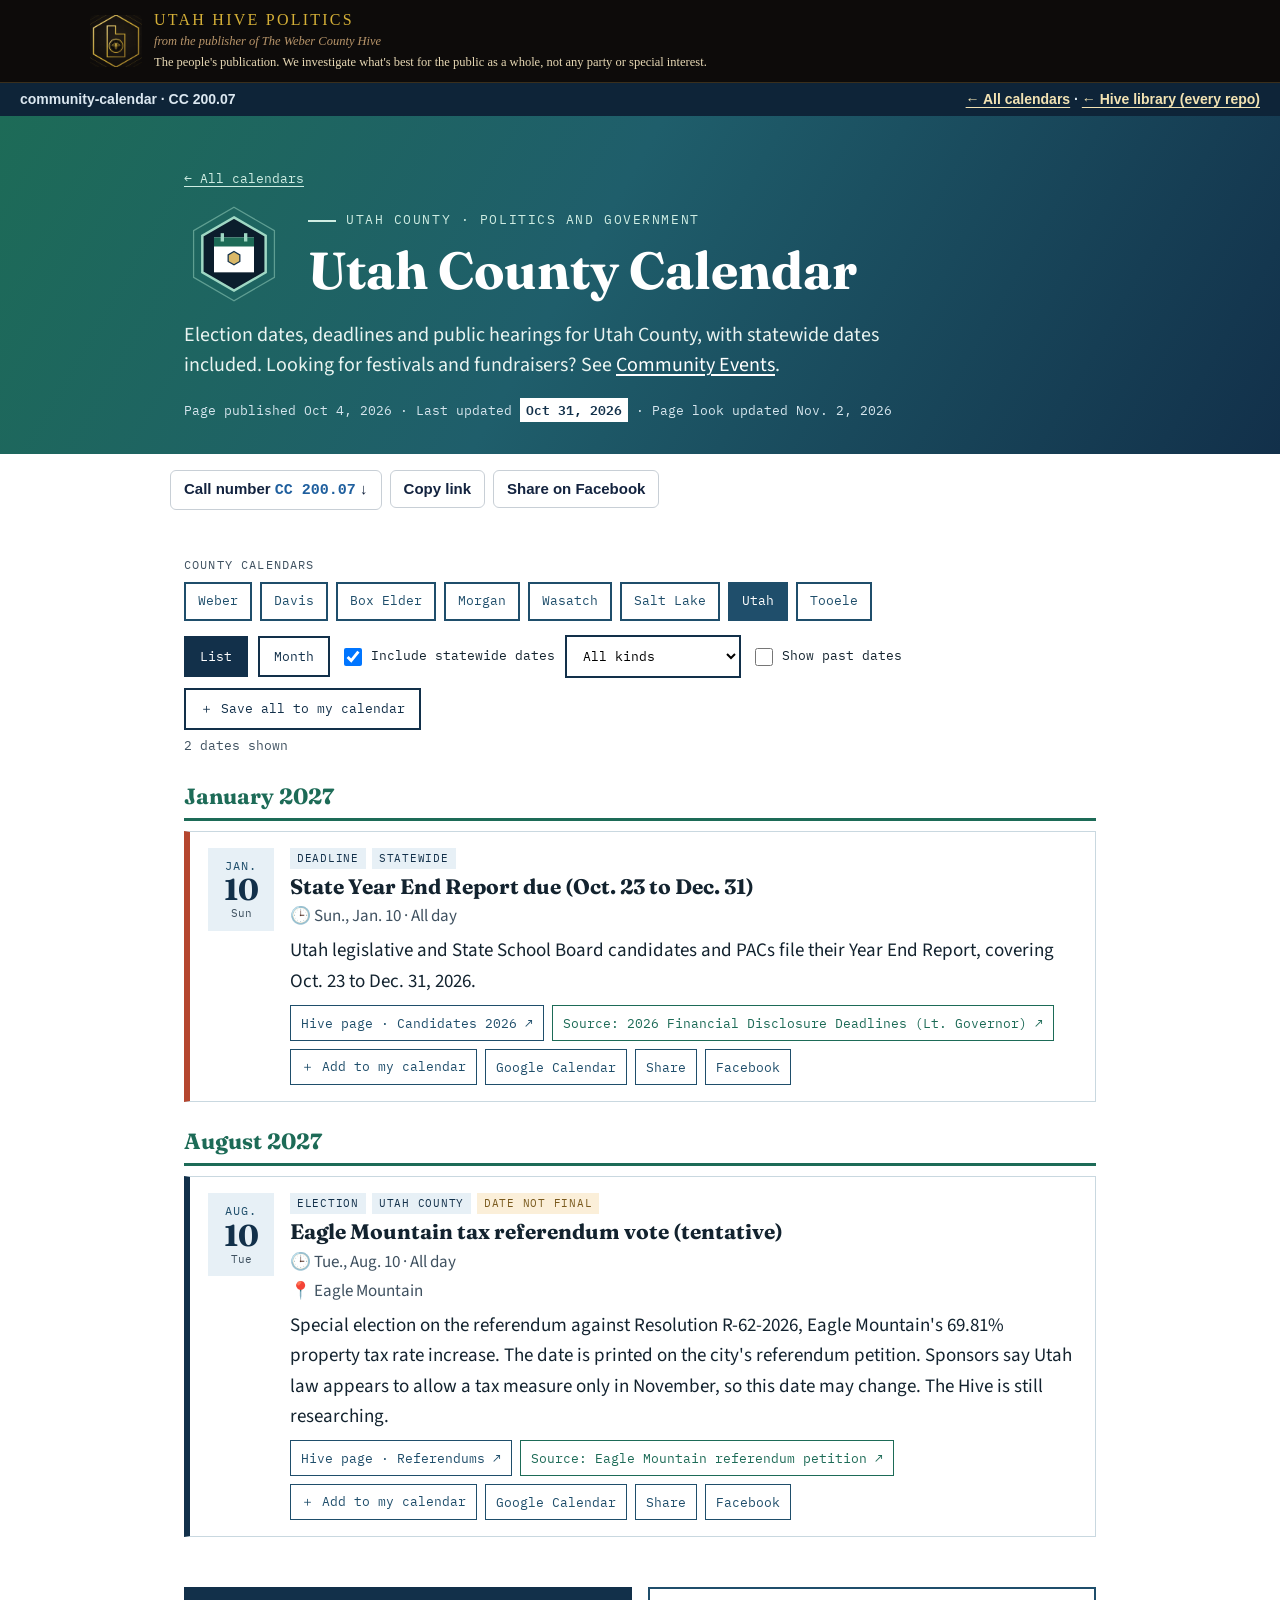
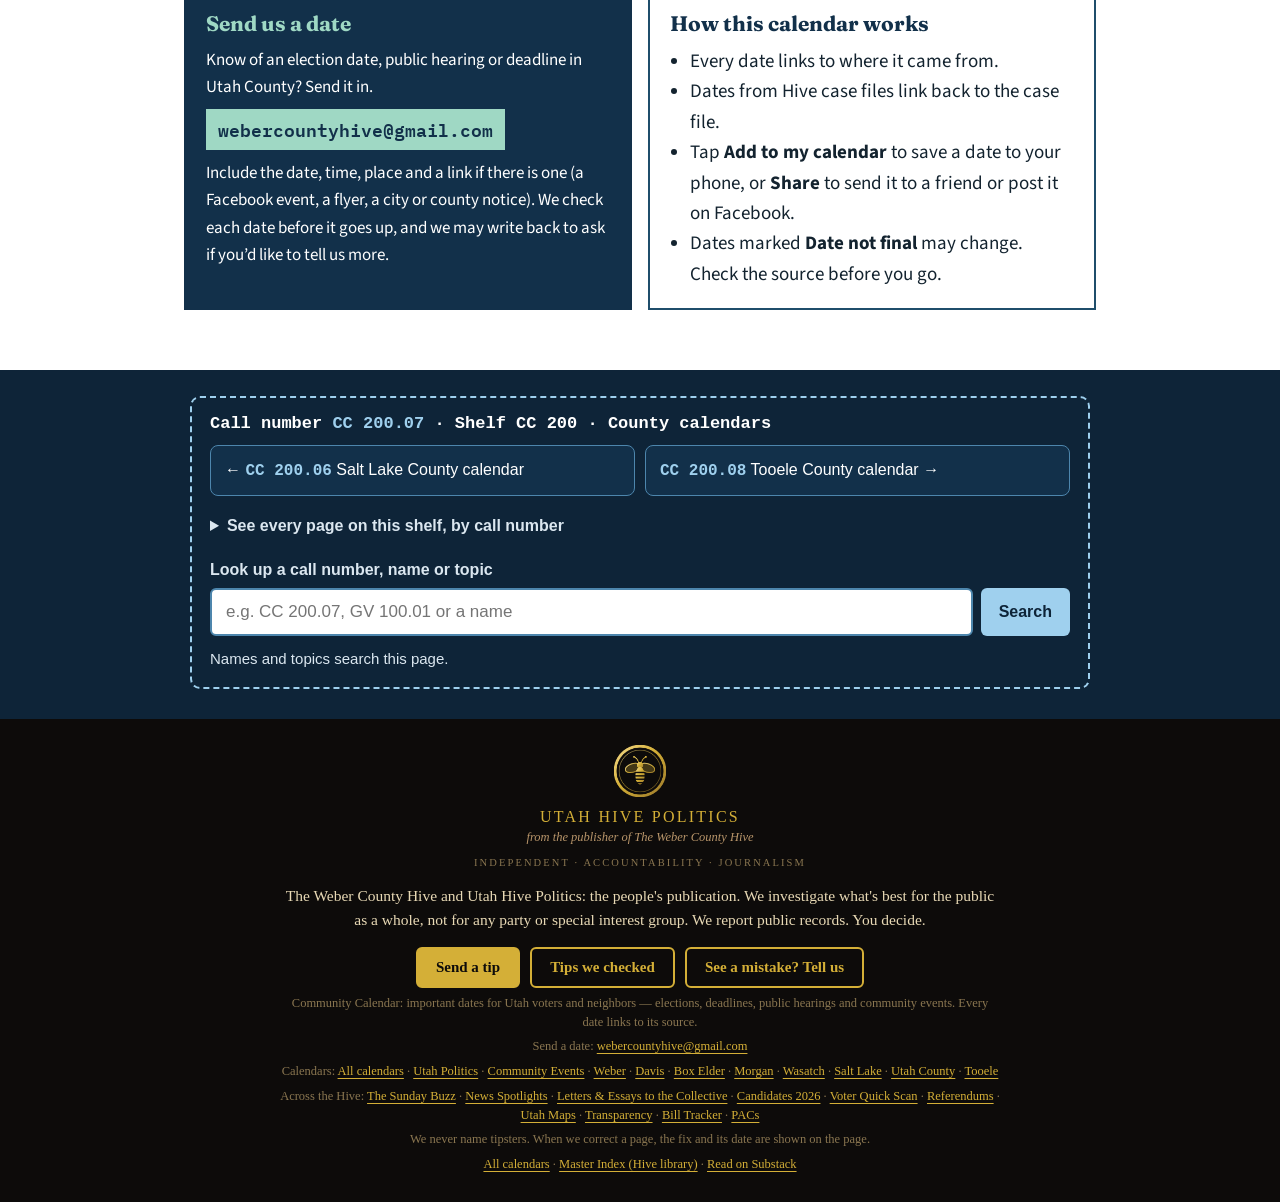
<file: utah-county.html>
<!DOCTYPE html>
<html lang="en">
<head>
<meta charset="UTF-8">
<meta name="viewport" content="width=device-width, initial-scale=1.0">
<title>Utah County Calendar — Community Calendar</title>
<meta name="description" content="Election dates, deadlines and public hearings for Utah County, plus statewide dates.">
<link rel="icon" href="data:image/svg+xml,%3Csvg xmlns='http://www.w3.org/2000/svg' viewBox='0 0 120 120'%3E%3Cpolygon points='60,8 105,34 105,86 60,112 15,86 15,34' fill='%2312304a' stroke='%239FD8C4' stroke-width='8'/%3E%3Crect x='38' y='42' width='44' height='38' fill='%23fff'/%3E%3Crect x='38' y='42' width='44' height='10' fill='%231d6b57'/%3E%3C/svg%3E">
<link rel="preconnect" href="https://fonts.googleapis.com"><link rel="preconnect" href="https://fonts.gstatic.com" crossorigin><link href="https://fonts.googleapis.com/css2?family=Fraunces:ital,opsz,wght@0,9..144,400;0,9..144,600;0,9..144,700;1,9..144,500&family=Source+Sans+3:ital,wght@0,400;0,600;0,700;1,400&family=IBM+Plex+Mono:wght@400;500;600&display=swap" rel="stylesheet">
<link rel="stylesheet" href="style.css?v=2">
</head>
<body>
<div class="hbx-top"><div class="hb-bar"><a href="https://webercountyhive.substack.com/" target="_blank" rel="noopener"><img src="uhp-badge.png" alt="Utah Hive Politics logo"><span><span class="hb-name">Utah Hive Politics</span><span class="hb-sub">from the publisher of The Weber County Hive</span><span class="hb-line-top">The people's publication. We investigate what's best for the public as a whole, not any party or special interest.</span></span></a></div>
<div class="hbx-slim"><span>community-calendar · CC 200.07</span><span><a href="index.html">← All calendars</a> · <a href="https://weber-county-hive.github.io/-weber-county-hive-index/">← Hive library (every repo)</a></span></div></div>
<div class="band"><header class="masthead"><div class="crumb"><a href="index.html">← All calendars</a></div><div class="mhead"><svg class="mark" viewBox="0 0 120 120" aria-hidden="true"><polygon points="60,4 108.5,32 108.5,88 60,116 11.5,88 11.5,32" fill="none" stroke="#9FD8C4" stroke-opacity=".5" stroke-width="1.5"/><polygon points="60,16 98,38 98,82 60,104 22,82 22,38" fill="#0b1d2c" stroke="#9FD8C4" stroke-width="3"/><rect x="36" y="40" width="48" height="42" fill="#fff"/><rect x="36" y="40" width="48" height="11" fill="#1d6b57"/><rect x="44" y="35" width="4" height="10" fill="#9FD8C4"/><rect x="72" y="35" width="4" height="10" fill="#9FD8C4"/><polygon points="60,57 67,61 67,69 60,73 53,69 53,61" fill="#D9B868" stroke="#12304a" stroke-width="1.5"/></svg><div>
  <div class="eyebrow">Utah County · Politics and government</div>
  <h1 class="title">Utah County Calendar</h1></div></div>
  <p class="dek">Election dates, deadlines and public hearings for Utah County, with statewide dates included. Looking for festivals and fundraisers? See <a href="community.html?county=utah" style="color:#fff;">Community Events</a>.</p>
  <div class="dates">Page published <span data-site="pagePublished"></span> · Last updated <span class="upd" data-site="pageUpdated"></span> · Page look updated Nov. 2, 2026</div>
</header></div>
<section><nav class="calnav" id="countynav"></nav><div class="bar"><button data-view="list" class="on">List</button><button data-view="grid">Month</button><label><input type="checkbox" id="statewide" checked> Include statewide dates</label><select id="type" aria-label="Kind of date"><option value="">All kinds</option><option value="election">Elections</option><option value="deadline">Deadlines</option><option value="meeting">Public meetings</option><option value="community">Community events</option><option value="memorial">Memorials</option><option value="campaign">Campaign events</option></select><label><input type="checkbox" id="past"> Show past dates</label><button id="dlall">＋ Save all to my calendar</button></div>
<div class="count" id="count"></div>
<div id="events"></div></section>
<section id="submit"><div class="two">
  <div class="box dark"><h3>Send us a date</h3><p style="margin:0;">Know of an election date, public hearing or deadline in Utah County? Send it in.</p>
  <a class="email" href="mailto:webercountyhive@gmail.com?subject=Calendar%20Event%20-%20Utah%20County">webercountyhive@gmail.com</a>
  <p style="margin:6px 0 0;font-size:15.5px;">Include the date, time, place and a link if there is one (a Facebook event, a flyer, a city or county notice). We check each date before it goes up, and we may write back to ask if you&rsquo;d like to tell us more.</p></div>
  <div class="box"><h3>How this calendar works</h3><ul style="margin:0;padding-left:20px;font-size:16.5px;">
  <li>Every date links to where it came from.</li>
  <li>Dates from Hive case files link back to the case file.</li>
  <li>Tap <strong>Add to my calendar</strong> to save a date to your phone, or <strong>Share</strong> to send it to a friend or post it on Facebook.</li>
  <li>Dates marked <strong>Date not final</strong> may change. Check the source before you go.</li></ul></div>
</div></section>
<div class="toast" id="toast"></div>
<div class="hbx-shelfwrap"><div class="in"><div class="hbx-shelf" id="hbx-shelf"></div></div></div>
<div class="hb-foot"><img src="hive-bee.png" alt=""><span class="hb-name">Utah Hive Politics</span><span class="hb-sub">from the publisher of The Weber County Hive</span><span class="hb-tag">Independent &middot; Accountability &middot; Journalism</span><p class="hb-line">The Weber County Hive and Utah Hive Politics: the people's publication. We investigate what's best for the public as a whole, not for any party or special interest group. We report public records. You decide.</p><p class="hb-tips"><a class="hb-btn" href="https://weber-county-hive.github.io/-weber-county-hive-index/tips.html#send">Send a tip</a><a class="hb-btn hb-btn2" href="https://weber-county-hive.github.io/-weber-county-hive-index/tips.html">Tips we checked</a><a class="hb-btn hb-btn2" href="https://weber-county-hive.github.io/-weber-county-hive-index/tips.html#send">See a mistake? Tell us</a></p><p class="hb-small">Community Calendar: important dates for Utah voters and neighbors &mdash; elections, deadlines, public hearings and community events. Every date links to its source.</p><p class="hb-small">Send a date: <a href="mailto:webercountyhive@gmail.com?subject=Calendar%20Event">webercountyhive@gmail.com</a></p><p class="hb-small">Calendars: <a href="index.html">All calendars</a> · <a href="politics.html">Utah Politics</a> · <a href="community.html">Community Events</a> · <a href="weber.html">Weber</a> · <a href="davis.html">Davis</a> · <a href="box-elder.html">Box Elder</a> · <a href="morgan.html">Morgan</a> · <a href="wasatch.html">Wasatch</a> · <a href="salt-lake.html">Salt Lake</a> · <a href="utah-county.html">Utah County</a> · <a href="tooele.html">Tooele</a></p><p class="hb-small">Across the Hive: <a href="https://weber-county-hive.github.io/sunday_buzz/">The Sunday Buzz</a> · <a href="https://weber-county-hive.github.io/Utah-hive-news-spotlights/">News Spotlights</a> · <a href="https://weber-county-hive.github.io/Letters-Essays-to-the-Collective/">Letters &amp; Essays to the Collective</a> · <a href="https://weber-county-hive.github.io/candidates2026/">Candidates 2026</a> · <a href="https://weber-county-hive.github.io/Voter-Quick-Scan-2026/">Voter Quick Scan</a> · <a href="https://webercountyhive-coder.github.io/referendum/">Referendums</a> · <a href="https://weber-county-hive.github.io/utah-maps/">Utah Maps</a> · <a href="https://weber-county-hive.github.io/Transparency/">Transparency</a> · <a href="https://weber-county-hive.github.io/Bill-Tracker/">Bill Tracker</a> · <a href="https://weber-county-hive.github.io/pac/">PACs</a></p><p class="hb-small">We never name tipsters. When we correct a page, the fix and its date are shown on the page.</p><p class="hb-small"><a href="index.html">All calendars</a> · <a href="https://weber-county-hive.github.io/-weber-county-hive-index/">Master Index (Hive library)</a> · <a href="https://webercountyhive.substack.com/">Read on Substack</a></p></div>
<script src="events-data.js?v=1"></script>
<script>window.CAL_MODE="county";window.CAL_COUNTY="utah";window.CAL_FILE="utah-county-calendar";</script>
<script src="calendar.js?v=1"></script>
<script src="cc-shelf.js?v=1"></script>
<script data-goatcounter="https://weberhive.goatcounter.com/count" async src="//gc.zgo.at/count.js"></script>
</body>
</html>
</file>
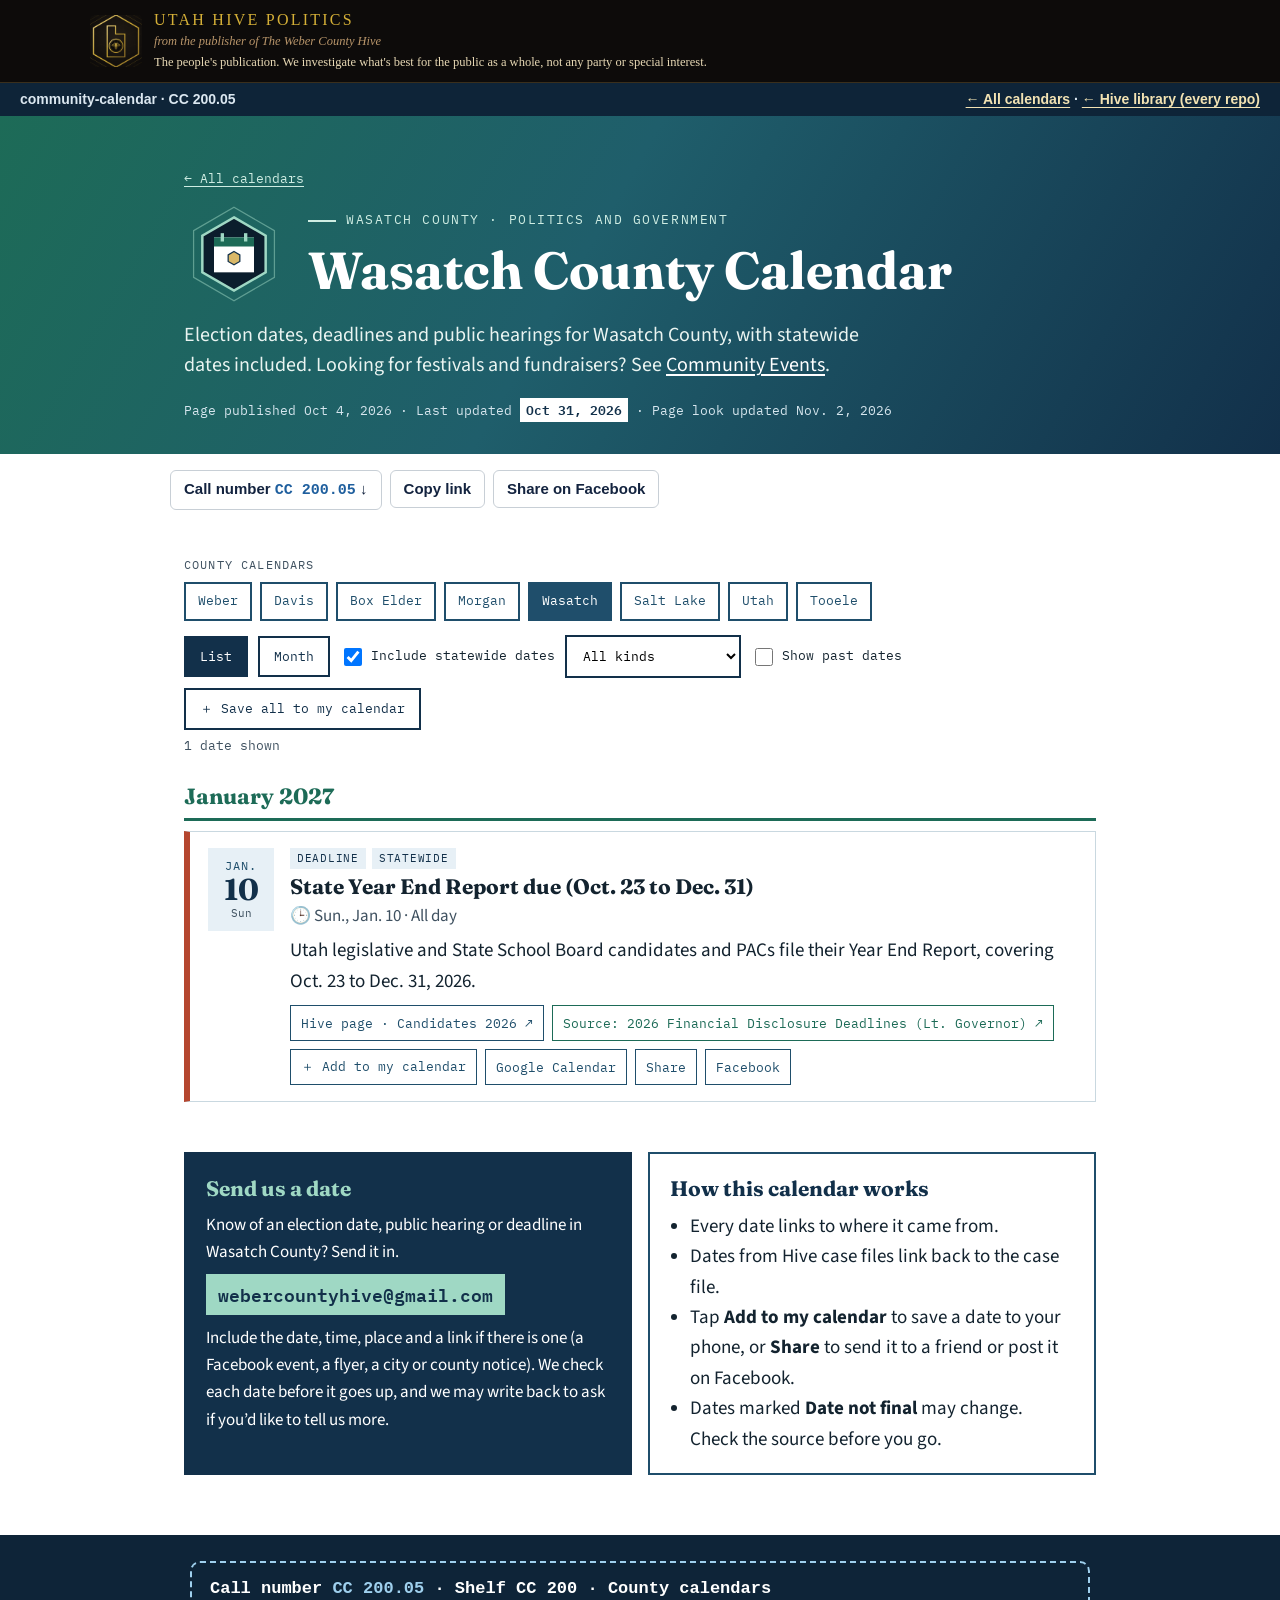
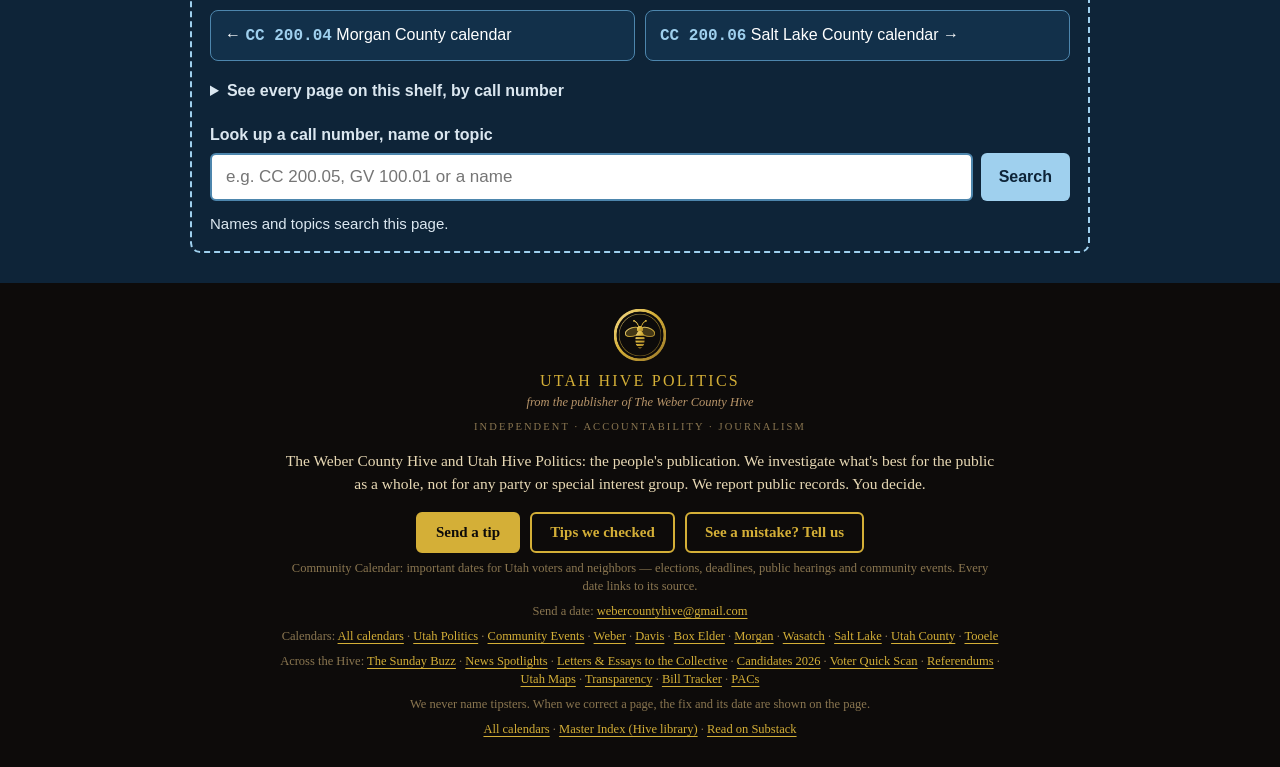
<file: wasatch.html>
<!DOCTYPE html>
<html lang="en">
<head>
<meta charset="UTF-8">
<meta name="viewport" content="width=device-width, initial-scale=1.0">
<title>Wasatch County Calendar — Community Calendar</title>
<meta name="description" content="Election dates, deadlines and public hearings for Wasatch County, plus statewide dates.">
<link rel="icon" href="data:image/svg+xml,%3Csvg xmlns='http://www.w3.org/2000/svg' viewBox='0 0 120 120'%3E%3Cpolygon points='60,8 105,34 105,86 60,112 15,86 15,34' fill='%2312304a' stroke='%239FD8C4' stroke-width='8'/%3E%3Crect x='38' y='42' width='44' height='38' fill='%23fff'/%3E%3Crect x='38' y='42' width='44' height='10' fill='%231d6b57'/%3E%3C/svg%3E">
<link rel="preconnect" href="https://fonts.googleapis.com"><link rel="preconnect" href="https://fonts.gstatic.com" crossorigin><link href="https://fonts.googleapis.com/css2?family=Fraunces:ital,opsz,wght@0,9..144,400;0,9..144,600;0,9..144,700;1,9..144,500&family=Source+Sans+3:ital,wght@0,400;0,600;0,700;1,400&family=IBM+Plex+Mono:wght@400;500;600&display=swap" rel="stylesheet">
<link rel="stylesheet" href="style.css?v=2">
</head>
<body>
<div class="hbx-top"><div class="hb-bar"><a href="https://webercountyhive.substack.com/" target="_blank" rel="noopener"><img src="uhp-badge.png" alt="Utah Hive Politics logo"><span><span class="hb-name">Utah Hive Politics</span><span class="hb-sub">from the publisher of The Weber County Hive</span><span class="hb-line-top">The people's publication. We investigate what's best for the public as a whole, not any party or special interest.</span></span></a></div>
<div class="hbx-slim"><span>community-calendar · CC 200.05</span><span><a href="index.html">← All calendars</a> · <a href="https://weber-county-hive.github.io/-weber-county-hive-index/">← Hive library (every repo)</a></span></div></div>
<div class="band"><header class="masthead"><div class="crumb"><a href="index.html">← All calendars</a></div><div class="mhead"><svg class="mark" viewBox="0 0 120 120" aria-hidden="true"><polygon points="60,4 108.5,32 108.5,88 60,116 11.5,88 11.5,32" fill="none" stroke="#9FD8C4" stroke-opacity=".5" stroke-width="1.5"/><polygon points="60,16 98,38 98,82 60,104 22,82 22,38" fill="#0b1d2c" stroke="#9FD8C4" stroke-width="3"/><rect x="36" y="40" width="48" height="42" fill="#fff"/><rect x="36" y="40" width="48" height="11" fill="#1d6b57"/><rect x="44" y="35" width="4" height="10" fill="#9FD8C4"/><rect x="72" y="35" width="4" height="10" fill="#9FD8C4"/><polygon points="60,57 67,61 67,69 60,73 53,69 53,61" fill="#D9B868" stroke="#12304a" stroke-width="1.5"/></svg><div>
  <div class="eyebrow">Wasatch County · Politics and government</div>
  <h1 class="title">Wasatch County Calendar</h1></div></div>
  <p class="dek">Election dates, deadlines and public hearings for Wasatch County, with statewide dates included. Looking for festivals and fundraisers? See <a href="community.html?county=wasatch" style="color:#fff;">Community Events</a>.</p>
  <div class="dates">Page published <span data-site="pagePublished"></span> · Last updated <span class="upd" data-site="pageUpdated"></span> · Page look updated Nov. 2, 2026</div>
</header></div>
<section><nav class="calnav" id="countynav"></nav><div class="bar"><button data-view="list" class="on">List</button><button data-view="grid">Month</button><label><input type="checkbox" id="statewide" checked> Include statewide dates</label><select id="type" aria-label="Kind of date"><option value="">All kinds</option><option value="election">Elections</option><option value="deadline">Deadlines</option><option value="meeting">Public meetings</option><option value="community">Community events</option><option value="memorial">Memorials</option><option value="campaign">Campaign events</option></select><label><input type="checkbox" id="past"> Show past dates</label><button id="dlall">＋ Save all to my calendar</button></div>
<div class="count" id="count"></div>
<div id="events"></div></section>
<section id="submit"><div class="two">
  <div class="box dark"><h3>Send us a date</h3><p style="margin:0;">Know of an election date, public hearing or deadline in Wasatch County? Send it in.</p>
  <a class="email" href="mailto:webercountyhive@gmail.com?subject=Calendar%20Event%20-%20Wasatch%20County">webercountyhive@gmail.com</a>
  <p style="margin:6px 0 0;font-size:15.5px;">Include the date, time, place and a link if there is one (a Facebook event, a flyer, a city or county notice). We check each date before it goes up, and we may write back to ask if you&rsquo;d like to tell us more.</p></div>
  <div class="box"><h3>How this calendar works</h3><ul style="margin:0;padding-left:20px;font-size:16.5px;">
  <li>Every date links to where it came from.</li>
  <li>Dates from Hive case files link back to the case file.</li>
  <li>Tap <strong>Add to my calendar</strong> to save a date to your phone, or <strong>Share</strong> to send it to a friend or post it on Facebook.</li>
  <li>Dates marked <strong>Date not final</strong> may change. Check the source before you go.</li></ul></div>
</div></section>
<div class="toast" id="toast"></div>
<div class="hbx-shelfwrap"><div class="in"><div class="hbx-shelf" id="hbx-shelf"></div></div></div>
<div class="hb-foot"><img src="hive-bee.png" alt=""><span class="hb-name">Utah Hive Politics</span><span class="hb-sub">from the publisher of The Weber County Hive</span><span class="hb-tag">Independent &middot; Accountability &middot; Journalism</span><p class="hb-line">The Weber County Hive and Utah Hive Politics: the people's publication. We investigate what's best for the public as a whole, not for any party or special interest group. We report public records. You decide.</p><p class="hb-tips"><a class="hb-btn" href="https://weber-county-hive.github.io/-weber-county-hive-index/tips.html#send">Send a tip</a><a class="hb-btn hb-btn2" href="https://weber-county-hive.github.io/-weber-county-hive-index/tips.html">Tips we checked</a><a class="hb-btn hb-btn2" href="https://weber-county-hive.github.io/-weber-county-hive-index/tips.html#send">See a mistake? Tell us</a></p><p class="hb-small">Community Calendar: important dates for Utah voters and neighbors &mdash; elections, deadlines, public hearings and community events. Every date links to its source.</p><p class="hb-small">Send a date: <a href="mailto:webercountyhive@gmail.com?subject=Calendar%20Event">webercountyhive@gmail.com</a></p><p class="hb-small">Calendars: <a href="index.html">All calendars</a> · <a href="politics.html">Utah Politics</a> · <a href="community.html">Community Events</a> · <a href="weber.html">Weber</a> · <a href="davis.html">Davis</a> · <a href="box-elder.html">Box Elder</a> · <a href="morgan.html">Morgan</a> · <a href="wasatch.html">Wasatch</a> · <a href="salt-lake.html">Salt Lake</a> · <a href="utah-county.html">Utah County</a> · <a href="tooele.html">Tooele</a></p><p class="hb-small">Across the Hive: <a href="https://weber-county-hive.github.io/sunday_buzz/">The Sunday Buzz</a> · <a href="https://weber-county-hive.github.io/Utah-hive-news-spotlights/">News Spotlights</a> · <a href="https://weber-county-hive.github.io/Letters-Essays-to-the-Collective/">Letters &amp; Essays to the Collective</a> · <a href="https://weber-county-hive.github.io/candidates2026/">Candidates 2026</a> · <a href="https://weber-county-hive.github.io/Voter-Quick-Scan-2026/">Voter Quick Scan</a> · <a href="https://webercountyhive-coder.github.io/referendum/">Referendums</a> · <a href="https://weber-county-hive.github.io/utah-maps/">Utah Maps</a> · <a href="https://weber-county-hive.github.io/Transparency/">Transparency</a> · <a href="https://weber-county-hive.github.io/Bill-Tracker/">Bill Tracker</a> · <a href="https://weber-county-hive.github.io/pac/">PACs</a></p><p class="hb-small">We never name tipsters. When we correct a page, the fix and its date are shown on the page.</p><p class="hb-small"><a href="index.html">All calendars</a> · <a href="https://weber-county-hive.github.io/-weber-county-hive-index/">Master Index (Hive library)</a> · <a href="https://webercountyhive.substack.com/">Read on Substack</a></p></div>
<script src="events-data.js?v=1"></script>
<script>window.CAL_MODE="county";window.CAL_COUNTY="wasatch";window.CAL_FILE="wasatch-calendar";</script>
<script src="calendar.js?v=1"></script>
<script src="cc-shelf.js?v=1"></script>
<script data-goatcounter="https://weberhive.goatcounter.com/count" async src="//gc.zgo.at/count.js"></script>
</body>
</html>
</file>
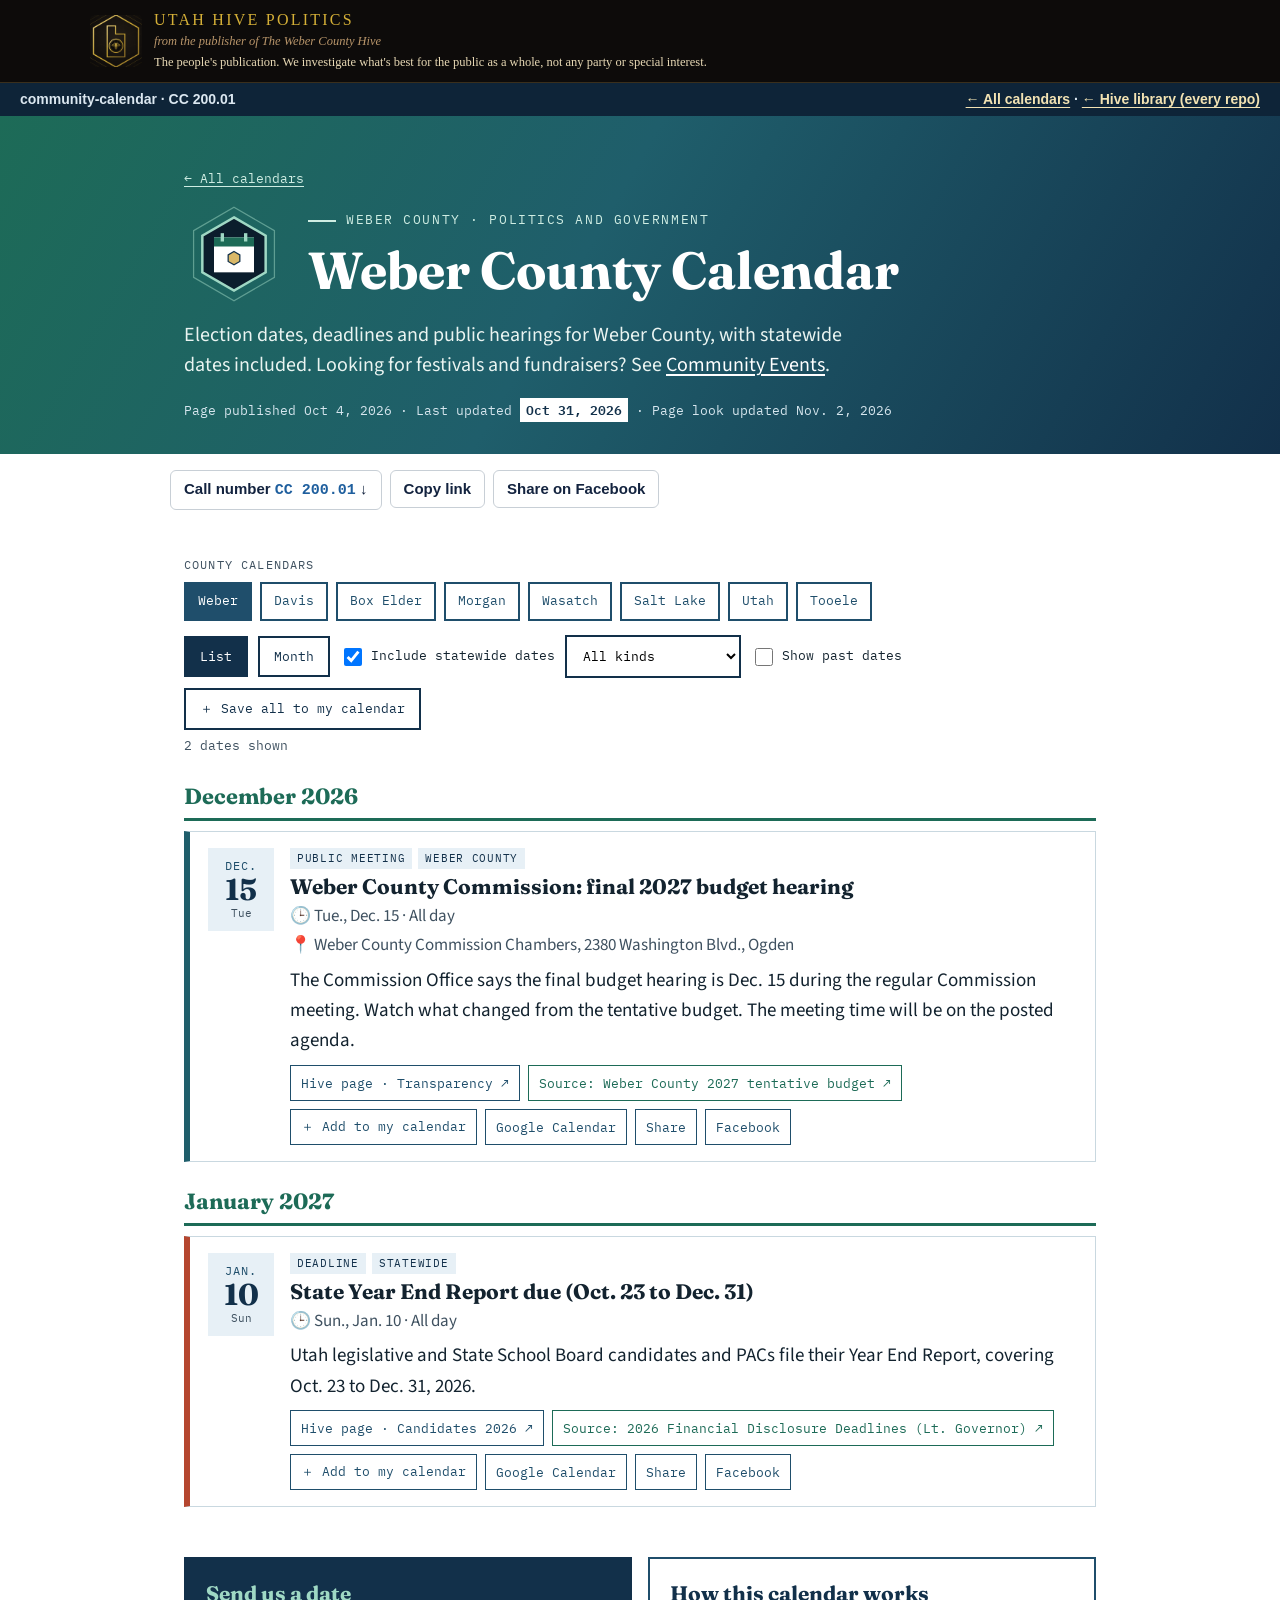
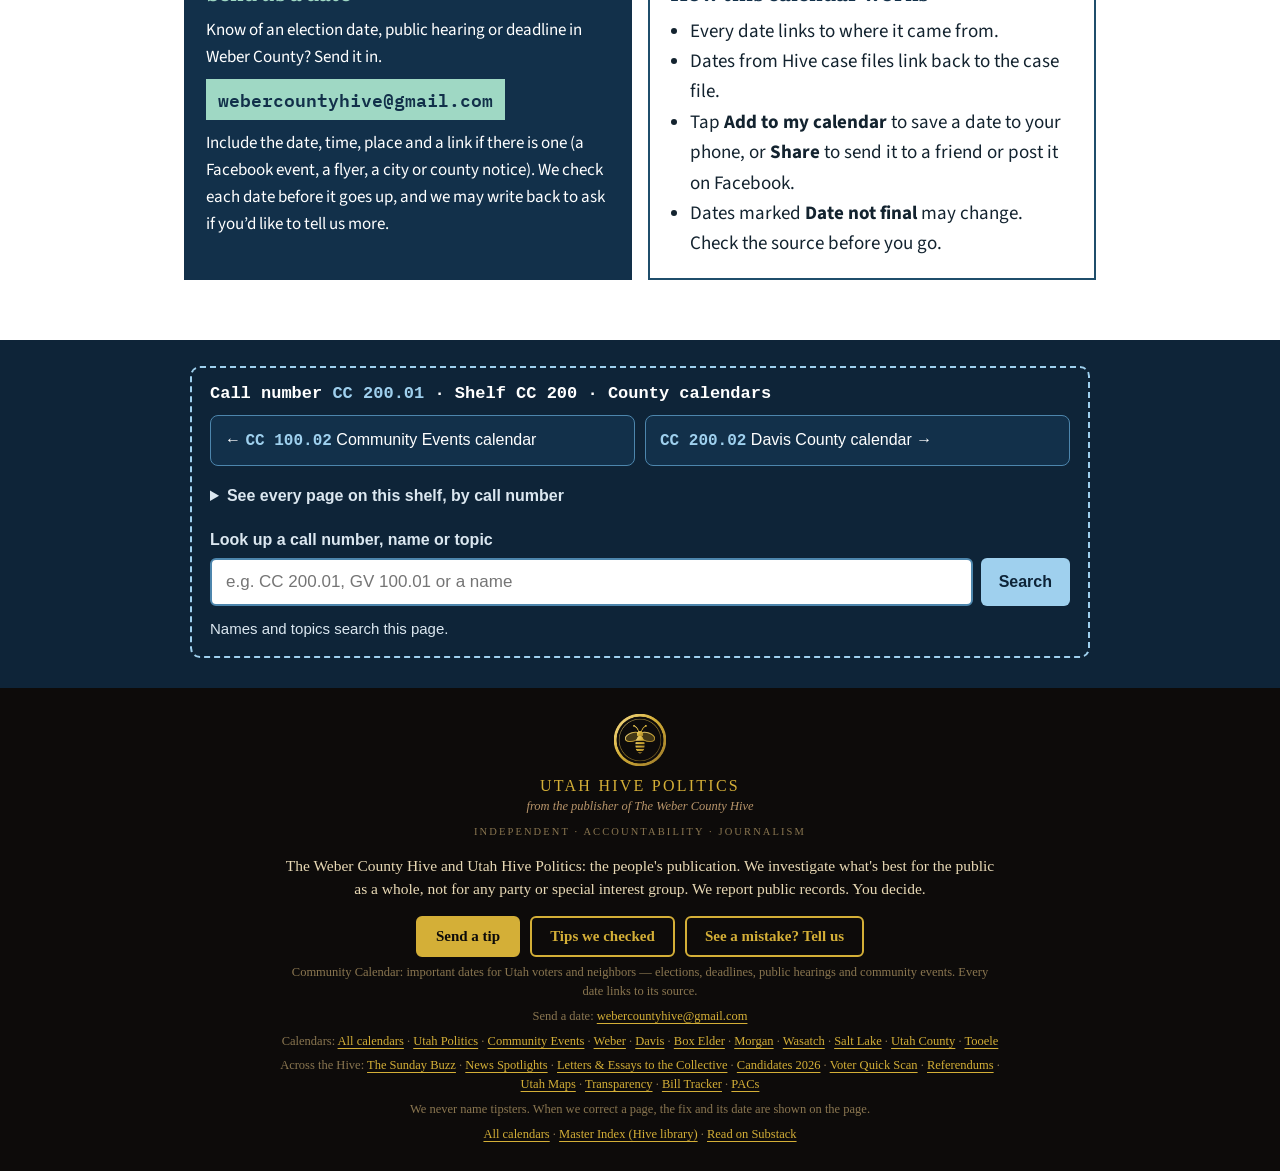
<file: weber.html>
<!DOCTYPE html>
<html lang="en">
<head>
<meta charset="UTF-8">
<meta name="viewport" content="width=device-width, initial-scale=1.0">
<title>Weber County Calendar — Community Calendar</title>
<meta name="description" content="Election dates, deadlines and public hearings for Weber County, plus statewide dates.">
<link rel="icon" href="data:image/svg+xml,%3Csvg xmlns='http://www.w3.org/2000/svg' viewBox='0 0 120 120'%3E%3Cpolygon points='60,8 105,34 105,86 60,112 15,86 15,34' fill='%2312304a' stroke='%239FD8C4' stroke-width='8'/%3E%3Crect x='38' y='42' width='44' height='38' fill='%23fff'/%3E%3Crect x='38' y='42' width='44' height='10' fill='%231d6b57'/%3E%3C/svg%3E">
<link rel="preconnect" href="https://fonts.googleapis.com"><link rel="preconnect" href="https://fonts.gstatic.com" crossorigin><link href="https://fonts.googleapis.com/css2?family=Fraunces:ital,opsz,wght@0,9..144,400;0,9..144,600;0,9..144,700;1,9..144,500&family=Source+Sans+3:ital,wght@0,400;0,600;0,700;1,400&family=IBM+Plex+Mono:wght@400;500;600&display=swap" rel="stylesheet">
<link rel="stylesheet" href="style.css?v=2">
</head>
<body>
<div class="hbx-top"><div class="hb-bar"><a href="https://webercountyhive.substack.com/" target="_blank" rel="noopener"><img src="uhp-badge.png" alt="Utah Hive Politics logo"><span><span class="hb-name">Utah Hive Politics</span><span class="hb-sub">from the publisher of The Weber County Hive</span><span class="hb-line-top">The people's publication. We investigate what's best for the public as a whole, not any party or special interest.</span></span></a></div>
<div class="hbx-slim"><span>community-calendar · CC 200.01</span><span><a href="index.html">← All calendars</a> · <a href="https://weber-county-hive.github.io/-weber-county-hive-index/">← Hive library (every repo)</a></span></div></div>
<div class="band"><header class="masthead"><div class="crumb"><a href="index.html">← All calendars</a></div><div class="mhead"><svg class="mark" viewBox="0 0 120 120" aria-hidden="true"><polygon points="60,4 108.5,32 108.5,88 60,116 11.5,88 11.5,32" fill="none" stroke="#9FD8C4" stroke-opacity=".5" stroke-width="1.5"/><polygon points="60,16 98,38 98,82 60,104 22,82 22,38" fill="#0b1d2c" stroke="#9FD8C4" stroke-width="3"/><rect x="36" y="40" width="48" height="42" fill="#fff"/><rect x="36" y="40" width="48" height="11" fill="#1d6b57"/><rect x="44" y="35" width="4" height="10" fill="#9FD8C4"/><rect x="72" y="35" width="4" height="10" fill="#9FD8C4"/><polygon points="60,57 67,61 67,69 60,73 53,69 53,61" fill="#D9B868" stroke="#12304a" stroke-width="1.5"/></svg><div>
  <div class="eyebrow">Weber County · Politics and government</div>
  <h1 class="title">Weber County Calendar</h1></div></div>
  <p class="dek">Election dates, deadlines and public hearings for Weber County, with statewide dates included. Looking for festivals and fundraisers? See <a href="community.html?county=weber" style="color:#fff;">Community Events</a>.</p>
  <div class="dates">Page published <span data-site="pagePublished"></span> · Last updated <span class="upd" data-site="pageUpdated"></span> · Page look updated Nov. 2, 2026</div>
</header></div>
<section><nav class="calnav" id="countynav"></nav><div class="bar"><button data-view="list" class="on">List</button><button data-view="grid">Month</button><label><input type="checkbox" id="statewide" checked> Include statewide dates</label><select id="type" aria-label="Kind of date"><option value="">All kinds</option><option value="election">Elections</option><option value="deadline">Deadlines</option><option value="meeting">Public meetings</option><option value="community">Community events</option><option value="memorial">Memorials</option><option value="campaign">Campaign events</option></select><label><input type="checkbox" id="past"> Show past dates</label><button id="dlall">＋ Save all to my calendar</button></div>
<div class="count" id="count"></div>
<div id="events"></div></section>
<section id="submit"><div class="two">
  <div class="box dark"><h3>Send us a date</h3><p style="margin:0;">Know of an election date, public hearing or deadline in Weber County? Send it in.</p>
  <a class="email" href="mailto:webercountyhive@gmail.com?subject=Calendar%20Event%20-%20Weber%20County">webercountyhive@gmail.com</a>
  <p style="margin:6px 0 0;font-size:15.5px;">Include the date, time, place and a link if there is one (a Facebook event, a flyer, a city or county notice). We check each date before it goes up, and we may write back to ask if you&rsquo;d like to tell us more.</p></div>
  <div class="box"><h3>How this calendar works</h3><ul style="margin:0;padding-left:20px;font-size:16.5px;">
  <li>Every date links to where it came from.</li>
  <li>Dates from Hive case files link back to the case file.</li>
  <li>Tap <strong>Add to my calendar</strong> to save a date to your phone, or <strong>Share</strong> to send it to a friend or post it on Facebook.</li>
  <li>Dates marked <strong>Date not final</strong> may change. Check the source before you go.</li></ul></div>
</div></section>
<div class="toast" id="toast"></div>
<div class="hbx-shelfwrap"><div class="in"><div class="hbx-shelf" id="hbx-shelf"></div></div></div>
<div class="hb-foot"><img src="hive-bee.png" alt=""><span class="hb-name">Utah Hive Politics</span><span class="hb-sub">from the publisher of The Weber County Hive</span><span class="hb-tag">Independent &middot; Accountability &middot; Journalism</span><p class="hb-line">The Weber County Hive and Utah Hive Politics: the people's publication. We investigate what's best for the public as a whole, not for any party or special interest group. We report public records. You decide.</p><p class="hb-tips"><a class="hb-btn" href="https://weber-county-hive.github.io/-weber-county-hive-index/tips.html#send">Send a tip</a><a class="hb-btn hb-btn2" href="https://weber-county-hive.github.io/-weber-county-hive-index/tips.html">Tips we checked</a><a class="hb-btn hb-btn2" href="https://weber-county-hive.github.io/-weber-county-hive-index/tips.html#send">See a mistake? Tell us</a></p><p class="hb-small">Community Calendar: important dates for Utah voters and neighbors &mdash; elections, deadlines, public hearings and community events. Every date links to its source.</p><p class="hb-small">Send a date: <a href="mailto:webercountyhive@gmail.com?subject=Calendar%20Event">webercountyhive@gmail.com</a></p><p class="hb-small">Calendars: <a href="index.html">All calendars</a> · <a href="politics.html">Utah Politics</a> · <a href="community.html">Community Events</a> · <a href="weber.html">Weber</a> · <a href="davis.html">Davis</a> · <a href="box-elder.html">Box Elder</a> · <a href="morgan.html">Morgan</a> · <a href="wasatch.html">Wasatch</a> · <a href="salt-lake.html">Salt Lake</a> · <a href="utah-county.html">Utah County</a> · <a href="tooele.html">Tooele</a></p><p class="hb-small">Across the Hive: <a href="https://weber-county-hive.github.io/sunday_buzz/">The Sunday Buzz</a> · <a href="https://weber-county-hive.github.io/Utah-hive-news-spotlights/">News Spotlights</a> · <a href="https://weber-county-hive.github.io/Letters-Essays-to-the-Collective/">Letters &amp; Essays to the Collective</a> · <a href="https://weber-county-hive.github.io/candidates2026/">Candidates 2026</a> · <a href="https://weber-county-hive.github.io/Voter-Quick-Scan-2026/">Voter Quick Scan</a> · <a href="https://webercountyhive-coder.github.io/referendum/">Referendums</a> · <a href="https://weber-county-hive.github.io/utah-maps/">Utah Maps</a> · <a href="https://weber-county-hive.github.io/Transparency/">Transparency</a> · <a href="https://weber-county-hive.github.io/Bill-Tracker/">Bill Tracker</a> · <a href="https://weber-county-hive.github.io/pac/">PACs</a></p><p class="hb-small">We never name tipsters. When we correct a page, the fix and its date are shown on the page.</p><p class="hb-small"><a href="index.html">All calendars</a> · <a href="https://weber-county-hive.github.io/-weber-county-hive-index/">Master Index (Hive library)</a> · <a href="https://webercountyhive.substack.com/">Read on Substack</a></p></div>
<script src="events-data.js?v=1"></script>
<script>window.CAL_MODE="county";window.CAL_COUNTY="weber";window.CAL_FILE="weber-calendar";</script>
<script src="calendar.js?v=1"></script>
<script src="cc-shelf.js?v=1"></script>
<script data-goatcounter="https://weberhive.goatcounter.com/count" async src="//gc.zgo.at/count.js"></script>
</body>
</html>
</file>
<file: style.css>
/* Weber County Hive Community Calendar — blues and greens */
:root{--navy:#12304a;--blue:#1f4e6b;--sea:#1f5e6b;--green:#1d6b57;--mint:#E6F2EE;--sky:#E7F0F6;--white:#FFFFFF;--ink:#13232F;--ink-soft:#3F5160;--line:#C9D8E0;--gold:#D9B868;--max:960px;}
*{box-sizing:border-box;}
body{margin:0;background:var(--white);color:var(--ink);font-family:'Source Sans 3',sans-serif;font-size:18px;line-height:1.6;}
a{color:var(--blue);text-underline-offset:3px;}
a:hover{color:var(--green);}
h1,h2,h3{font-family:'Fraunces',serif;font-weight:700;margin:0;}
.topbar{background:#0b1d2c;color:#E6EEF3;padding:12px 24px;font-family:'IBM Plex Mono',monospace;font-size:12.5px;letter-spacing:.08em;text-transform:uppercase;display:flex;justify-content:space-between;flex-wrap:wrap;gap:8px;}
.topbar a{color:#9FD8C4;text-decoration:none;}
.topbar a:hover{color:#fff;}
.band{background:linear-gradient(120deg,var(--green) 0%,var(--sea) 45%,var(--navy) 100%);color:#fff;}
header.masthead{padding:52px 24px 32px;max-width:var(--max);margin:0 auto;}
.crumb{font-family:'IBM Plex Mono',monospace;font-size:12.5px;margin-bottom:16px;}
.crumb a{color:#CFEDE3;}
.mhead{display:flex;gap:24px;align-items:center;}
.mark{width:100px;height:100px;flex:none;}
.eyebrow{font-family:'IBM Plex Mono',monospace;font-size:13px;letter-spacing:.12em;text-transform:uppercase;margin-bottom:12px;color:#CFEDE3;display:flex;align-items:center;gap:10px;}
.eyebrow::before{content:"";width:28px;height:2px;background:#CFEDE3;display:inline-block;}
h1.title{font-size:clamp(32px,5.4vw,52px);line-height:1.06;}
.dek{font-size:20px;max-width:700px;margin-top:16px;line-height:1.5;color:#EAF4F1;}
.dates{font-family:'IBM Plex Mono',monospace;font-size:13px;margin-top:16px;color:#D6E6EE;}
.dates .upd{background:#fff;color:var(--navy);padding:1px 6px;font-weight:600;}
section{max-width:var(--max);margin:0 auto;padding:28px 24px 0;}
section h2{font-size:28px;margin-bottom:10px;color:var(--navy);}
.plain{background:var(--mint);border-left:6px solid var(--green);padding:14px 18px;margin:10px 0 16px;font-size:17px;}
.plain b{font-family:'IBM Plex Mono',monospace;font-size:11.5px;letter-spacing:.1em;display:block;color:var(--green);}
.calnav{display:flex;flex-wrap:wrap;gap:8px;margin:6px 0 4px;}
.calnav a{font-family:'IBM Plex Mono',monospace;font-size:13px;padding:7px 12px;border:2px solid var(--blue);text-decoration:none;color:var(--blue);background:#fff;}
.calnav a.on,.calnav a:hover{background:var(--blue);color:#fff;}
.calnav .lbl{font-family:'IBM Plex Mono',monospace;font-size:11.5px;letter-spacing:.1em;text-transform:uppercase;color:var(--ink-soft);width:100%;margin-top:6px;}
.bar{display:flex;gap:10px;flex-wrap:wrap;align-items:center;margin:14px 0 6px;}
.bar button,.bar select,.bar label{font-family:'IBM Plex Mono',monospace;font-size:13px;}
.bar button{padding:10px 14px;border:2px solid var(--navy);background:#fff;color:var(--navy);cursor:pointer;}
.bar button.on{background:var(--navy);color:#fff;}
.bar select{padding:10px 12px;border:2px solid var(--navy);background:#fff;}
.bar label{display:flex;gap:6px;align-items:center;cursor:pointer;}
.bar input[type=checkbox]{width:18px;height:18px;}
.count{font-family:'IBM Plex Mono',monospace;font-size:13px;color:var(--ink-soft);}
.month{margin-top:22px;}
.month h3{font-size:22px;color:var(--green);border-bottom:3px solid var(--green);padding-bottom:4px;margin-bottom:10px;}
.ev{display:flex;gap:16px;border:1px solid var(--line);border-left:6px solid var(--blue);background:#fff;padding:16px 18px;margin:10px 0;scroll-margin-top:20px;}
.ev.t-election{border-left-color:var(--navy);} .ev.t-deadline{border-left-color:#B5462F;} .ev.t-meeting{border-left-color:var(--sea);} .ev.t-community{border-left-color:var(--green);} .ev.t-memorial{border-left-color:#6B5A8E;} .ev.t-campaign{border-left-color:#1F5F99;}
.ev:target{box-shadow:0 0 0 4px var(--gold);}
.day{flex:none;width:66px;text-align:center;background:var(--sky);padding:8px 4px;align-self:flex-start;}
.day .m{font-family:'IBM Plex Mono',monospace;font-size:12px;letter-spacing:.08em;text-transform:uppercase;color:var(--blue);}
.day .d{font-family:'Fraunces',serif;font-size:30px;font-weight:700;line-height:1;color:var(--navy);}
.day .w{font-family:'IBM Plex Mono',monospace;font-size:11px;color:var(--ink-soft);}
.evb{flex:1;min-width:0;}
.evb h4{font-family:'Fraunces',serif;font-size:21px;margin:4px 0 4px;line-height:1.25;}
.chips{display:flex;flex-wrap:wrap;gap:6px;}
.chip{font-family:'IBM Plex Mono',monospace;font-size:10.5px;letter-spacing:.07em;text-transform:uppercase;padding:2px 7px;background:var(--sky);color:var(--navy);}
.chip.rdr{background:var(--mint);color:var(--green);}
.chip.tent{background:#FBEFD9;color:#7A5A1E;}
.when,.where{font-size:16px;color:var(--ink-soft);margin:2px 0;}
.evb p{margin:6px 0;font-size:16.5px;}
.acts{display:flex;flex-wrap:wrap;gap:8px;margin-top:8px;}
.acts a,.acts button{font-family:'IBM Plex Mono',monospace;font-size:12.5px;padding:7px 10px;border:1px solid var(--blue);background:#fff;color:var(--blue);text-decoration:none;cursor:pointer;}
.acts a:hover,.acts button:hover{background:var(--blue);color:#fff;}
.acts .src{border-color:var(--green);color:var(--green);}
.empty{border:2px dashed var(--line);padding:26px;text-align:center;margin-top:18px;color:var(--ink-soft);}
.empty h3{color:var(--navy);font-size:22px;margin-bottom:6px;}
table.grid{width:100%;border-collapse:collapse;table-layout:fixed;margin-top:10px;}
table.grid th{font-family:'IBM Plex Mono',monospace;font-size:12px;color:var(--ink-soft);padding:6px 0;}
table.grid td{border:1px solid var(--line);vertical-align:top;height:92px;padding:4px;font-size:13px;}
table.grid td .n{font-family:'IBM Plex Mono',monospace;font-size:12px;color:var(--ink-soft);}
table.grid td.today{background:var(--mint);}
table.grid td a{display:block;background:var(--sky);color:var(--navy);text-decoration:none;padding:2px 4px;margin-top:3px;font-size:12px;line-height:1.25;overflow:hidden;text-overflow:ellipsis;}
.gridhead{display:flex;justify-content:space-between;align-items:center;margin-top:18px;}
.gridhead h3{font-size:24px;color:var(--navy);}
.gridhead button{font-family:'IBM Plex Mono',monospace;font-size:13px;padding:8px 12px;border:2px solid var(--navy);background:#fff;cursor:pointer;}
.box{border:2px solid var(--blue);padding:18px 20px;margin:12px 0;background:#fff;}
.box h3{font-size:21px;margin-bottom:6px;color:var(--navy);}
.box.dark{background:var(--navy);color:#fff;border-color:var(--navy);}
.box.dark h3{color:#9FD8C4;}
.box.dark a{color:#9FD8C4;}
.email{display:inline-block;font-family:'IBM Plex Mono',monospace;font-size:18px;font-weight:600;background:#9FD8C4;color:var(--navy)!important;padding:6px 12px;margin:8px 0 4px;text-decoration:none!important;}
.two{display:grid;grid-template-columns:1fr 1fr;gap:16px;}
.cards{display:grid;grid-template-columns:repeat(auto-fill,minmax(260px,1fr));gap:16px;margin-top:12px;}
.card{border:2px solid var(--line);border-top:8px solid var(--blue);padding:18px;text-decoration:none;color:var(--ink);background:#fff;display:flex;flex-direction:column;}
.card.g-politics{border-top-color:var(--navy);} .card.g-community{border-top-color:var(--green);}
.card:hover{border-color:var(--blue);}
.card h3{font-size:21px;color:var(--navy);margin-bottom:4px;}
.card p{font-size:15.5px;color:var(--ink-soft);margin:0 0 8px;flex-grow:1;}
.card .meta{font-family:'IBM Plex Mono',monospace;font-size:12px;color:var(--green);}
.toast{position:fixed;left:50%;bottom:24px;transform:translateX(-50%);background:var(--navy);color:#fff;padding:10px 16px;font-family:'IBM Plex Mono',monospace;font-size:13px;display:none;z-index:9;}
.site-links{display:flex;flex-wrap:wrap;gap:8px 16px;margin-top:6px;}
footer.site-footer{background:#0b1d2c;color:#E6EEF3;padding:36px 24px 46px;margin-top:56px;border-top:6px solid var(--green);}
footer.site-footer .wrap{max-width:var(--max);margin:0 auto;display:flex;flex-direction:column;gap:12px;}
footer.site-footer h3{color:#9FD8C4;font-size:22px;}
footer.site-footer p{color:#C9D6DE;font-size:15px;max-width:640px;margin:0;}
footer.site-footer a{color:#9FD8C4;text-decoration:none;font-family:'IBM Plex Mono',monospace;font-size:13px;}
footer.site-footer a:hover{color:#fff;}
@media(max-width:640px){.mhead{flex-direction:column;align-items:flex-start;gap:12px;}.mark{width:70px;height:70px;}header.masthead{padding:38px 16px 26px;}section{padding:22px 16px 0;}.two{grid-template-columns:1fr;}.topbar{padding:10px 16px;}.ev{flex-direction:column;gap:8px;}.day{display:flex;gap:8px;align-items:baseline;width:auto;padding:4px 10px;}.day .d{font-size:22px;}table.grid td{height:64px;font-size:11px;padding:2px;}table.grid td a{font-size:10px;}}

/* Hive library standard (Nov. 2, 2026) */
.hbx-top{margin:0}
.hb-bar{background:#0d0b0a;border-bottom:1px solid #3a2f1c;padding:10px 20px}
.hb-bar a{display:flex;align-items:center;gap:12px;max-width:1100px;margin:0 auto;text-decoration:none}
.hb-bar img{width:52px;height:52px;border-radius:4px;display:block;flex:none}
.hb-name{font-family:'Cinzel','Trajan Pro',Georgia,serif;color:#d4af37;font-size:16px;letter-spacing:.14em;text-transform:uppercase;line-height:1.2;display:block}
.hb-sub{font-family:Georgia,serif;font-style:italic;color:#b8956a;font-size:12.5px;display:block;margin-top:2px}
.hb-line-top{font-family:Georgia,serif;color:#e8d9b5;font-size:12.5px;display:block;margin-top:3px;line-height:1.4}
.hbx-slim{background:#0e2438;color:#dbe7f0;font:600 14px/1.4 Arial,sans-serif;padding:7px 20px;display:flex;justify-content:space-between;gap:10px;flex-wrap:wrap}
.hbx-slim a{color:#F3E3B3;text-decoration:underline}
.hb-foot{background:#0d0b0a;color:#b8956a;text-align:center;padding:26px 20px 30px;font-family:Georgia,serif;line-height:1.5}
.hb-foot img{width:52px;height:52px;display:block;margin:0 auto 10px}
.hb-foot .hb-name,.hb-foot .hb-sub{display:block}
.hb-foot .hb-tag{font-size:10.5px;letter-spacing:.2em;text-transform:uppercase;color:#8a7650;margin-top:8px;display:block}
.hb-line{max-width:720px;margin:14px auto 0;color:#e8d9b5;font-size:15.5px;line-height:1.5}
.hb-tips{margin:16px 0 4px;display:flex;gap:10px;justify-content:center;flex-wrap:wrap}
.hb-btn{display:inline-block;border:2px solid #d4af37;background:#d4af37;color:#0d0b0a!important;font:700 15px Georgia,serif;padding:10px 18px;border-radius:6px;text-decoration:none!important}
.hb-btn2{background:transparent;color:#d4af37!important}
.hb-small{font-size:12.5px;color:#8a7650;margin:6px 0 0}
.hb-small a{color:#d4af37;text-decoration:underline}
.hb-foot p{max-width:720px;margin-left:auto!important;margin-right:auto!important}
.hbx-tools{max-width:980px;margin:14px auto 4px;padding:0 20px;display:flex;flex-wrap:wrap;gap:8px;align-items:flex-start;font-family:Arial,sans-serif;position:relative;z-index:2}
.hbx-tool{display:inline-block;font:700 15px Arial,sans-serif;color:#13233F!important;background:#fff;border:1px solid #c8cfd6;border-radius:6px;padding:9px 13px;text-decoration:none!important;cursor:pointer;line-height:1.2}
.hbx-tool:hover{border-color:#13233F}.hbx-cnchip b{color:#1f5f9e;font-family:ui-monospace,Menlo,monospace}
.hbx-jump{flex-basis:100%;order:5;border:1px solid #c8cfd6;border-radius:6px;background:#fff;color:#13233F}.hbx-jump summary{cursor:pointer;padding:9px 13px;font:700 15px Arial,sans-serif}
.hbx-jump ol{margin:0;padding:4px 16px 12px 36px}.hbx-jump li{margin:6px 0;font-size:16.5px}.hbx-jump a{color:#13233F}
.hbx-shelfwrap{background:#0e2438;color:#dbe7f0;padding:26px 20px 30px;font:16px/1.5 Arial,sans-serif;margin-top:48px;position:relative;z-index:1}
.hbx-shelfwrap .in{max-width:900px;margin:0 auto}
.hbx-shelf{border:2px dashed #9fd0ee;border-radius:10px;padding:16px 18px}
.hbx-cn-big{font:600 17px ui-monospace,Menlo,monospace;margin-bottom:12px;color:#fff}.hbx-cn-big b{color:#9fd0ee}
.hbx-nav{display:flex;justify-content:space-between;gap:10px;flex-wrap:wrap;margin-bottom:12px}
.hbx-nav-btn{flex:1;min-width:220px;background:#12304a;border:1px solid #4d86ad;border-radius:8px;padding:12px 14px;color:#fff!important;text-decoration:none!important;font-size:16px}.hbx-nav-btn b{color:#9fd0ee;font-family:ui-monospace,Menlo,monospace}.hbx-off{opacity:.5}
.hbx-list summary{cursor:pointer;font-weight:700;padding:6px 0}.hbx-list ol{list-style:none;margin:6px 0 0;padding:0}.hbx-list li{padding:6px 0;border-bottom:1px solid #2b4a63}.hbx-list a{color:#fff!important;text-decoration:none}
.hbx-shelf-head{color:#9fd0ee;font:600 13px ui-monospace,Menlo,monospace;letter-spacing:.1em}.hbx-cn{font-family:ui-monospace,Menlo,monospace;color:#9fd0ee;margin-right:6px}
.hbx-find{margin:14px 0 4px}.hbx-find label{display:block;font-weight:700;margin-bottom:6px}.hbx-find div{display:flex;gap:8px;flex-wrap:wrap}.hbx-find input{flex:1;min-width:0;width:100%;padding:12px 14px;font-size:17px;border:2px solid #4d86ad;border-radius:6px;color:#13233F;background:#fff}.hbx-find button{padding:12px 18px;font-size:16px;font-weight:700;background:#9fd0ee;color:#0e2438;border:0;border-radius:6px;cursor:pointer}
.hbx-search{font-size:15px;margin-top:12px}.hbx-search a,.hbx-search b{color:#9fd0ee}
.hbx-totop{display:none;position:fixed;right:16px;bottom:16px;z-index:50;background:#0e2438;color:#fff!important;border:2px solid #9fd0ee;border-radius:24px;padding:10px 16px;font:700 15px Arial,sans-serif;text-decoration:none!important;box-shadow:0 2px 8px rgba(0,0,0,.25)}
.hbx-dates{font-family:ui-monospace,Menlo,monospace;font-size:13px}
@media(max-width:600px){.hb-bar img{width:38px;height:38px}.hb-line-top{font-size:11.5px}}
@media print{.hbx-tools,.hbx-totop{display:none}}
/* Text sizes matched to the other Hive repos (Nov. 2, 2026): 19px reading text */
body{font-size:19px}
.plain,.evb p,.box ul,.box ul li{font-size:19px!important}
.when,.where,.card p,.box p{font-size:17px!important}
.hbx-tools{margin-top:16px;margin-bottom:6px}
.hb-foot .hb-name{font-size:16px}
.hbx-shelfwrap+.hb-foot{margin-top:0}
.hbx-shelf details.hbx-list li,.hbx-shelf details.hbx-list p{font-size:16px!important}
</file>
